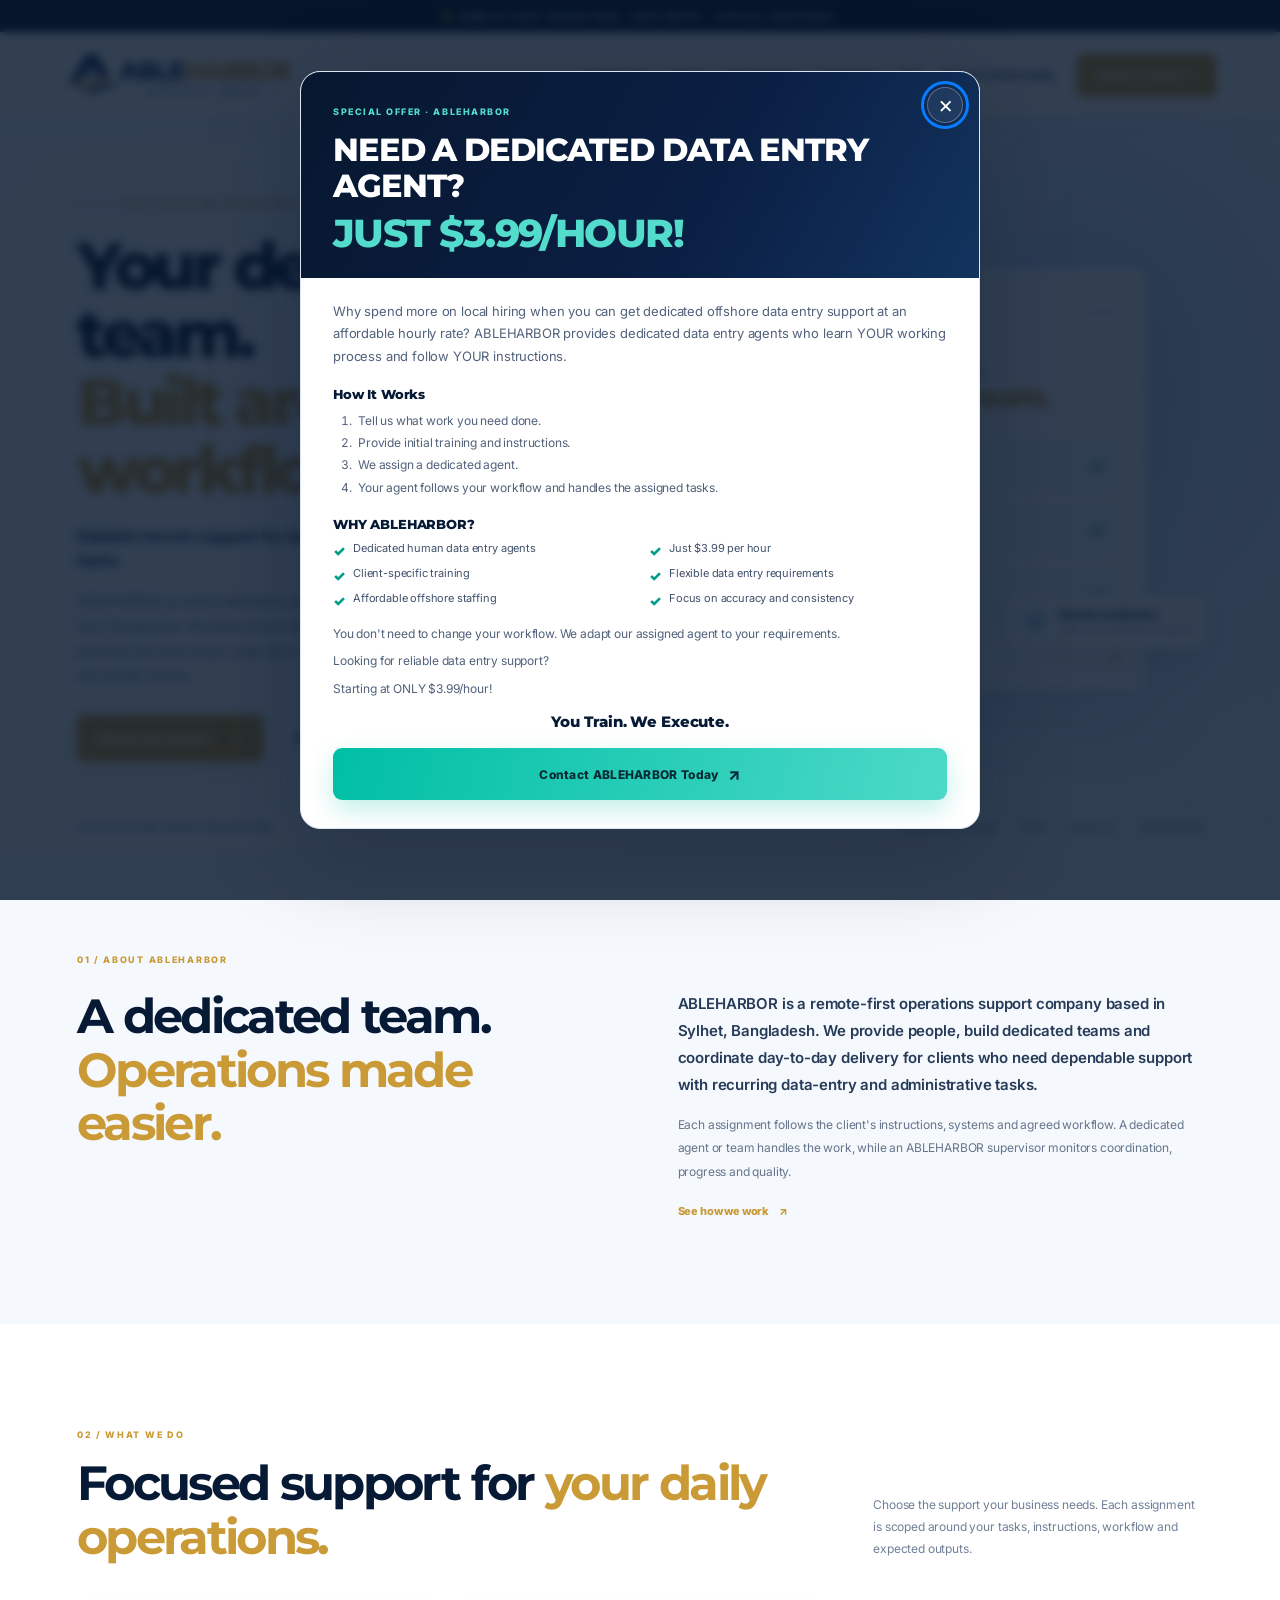
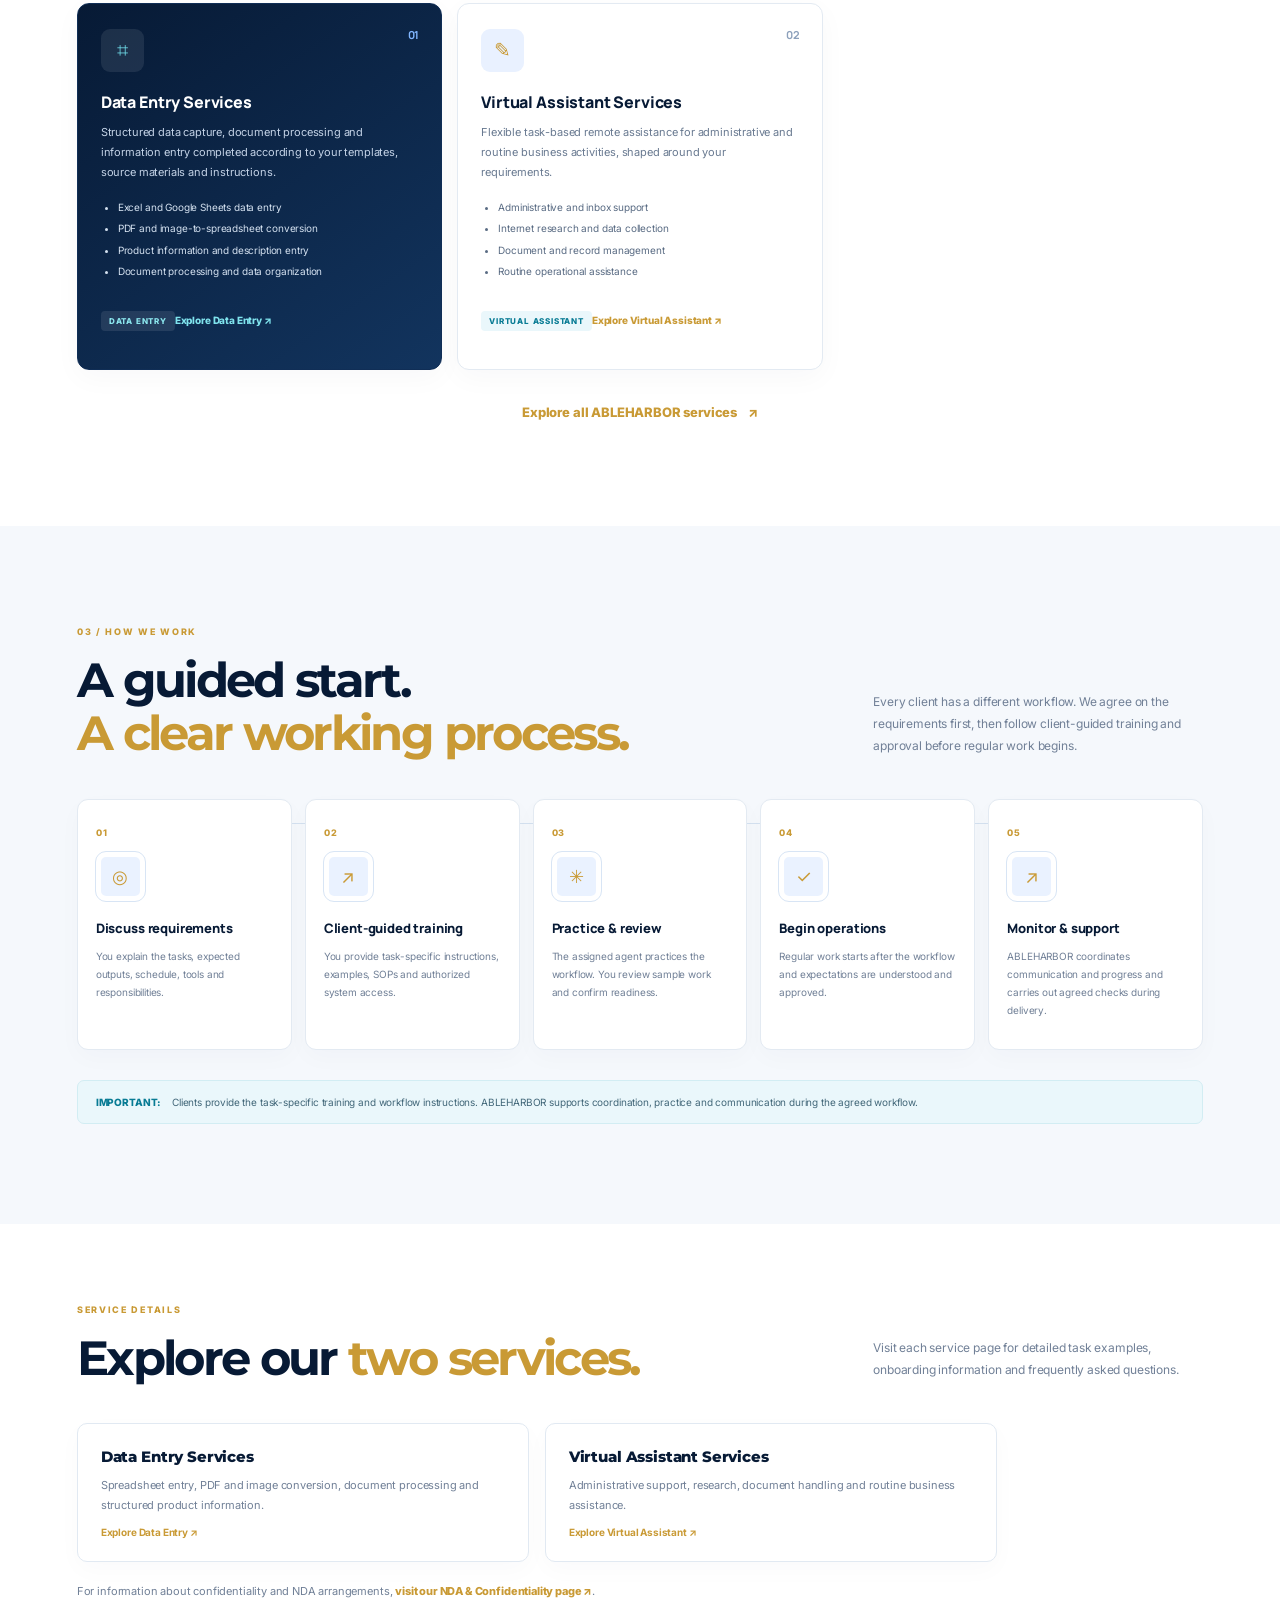
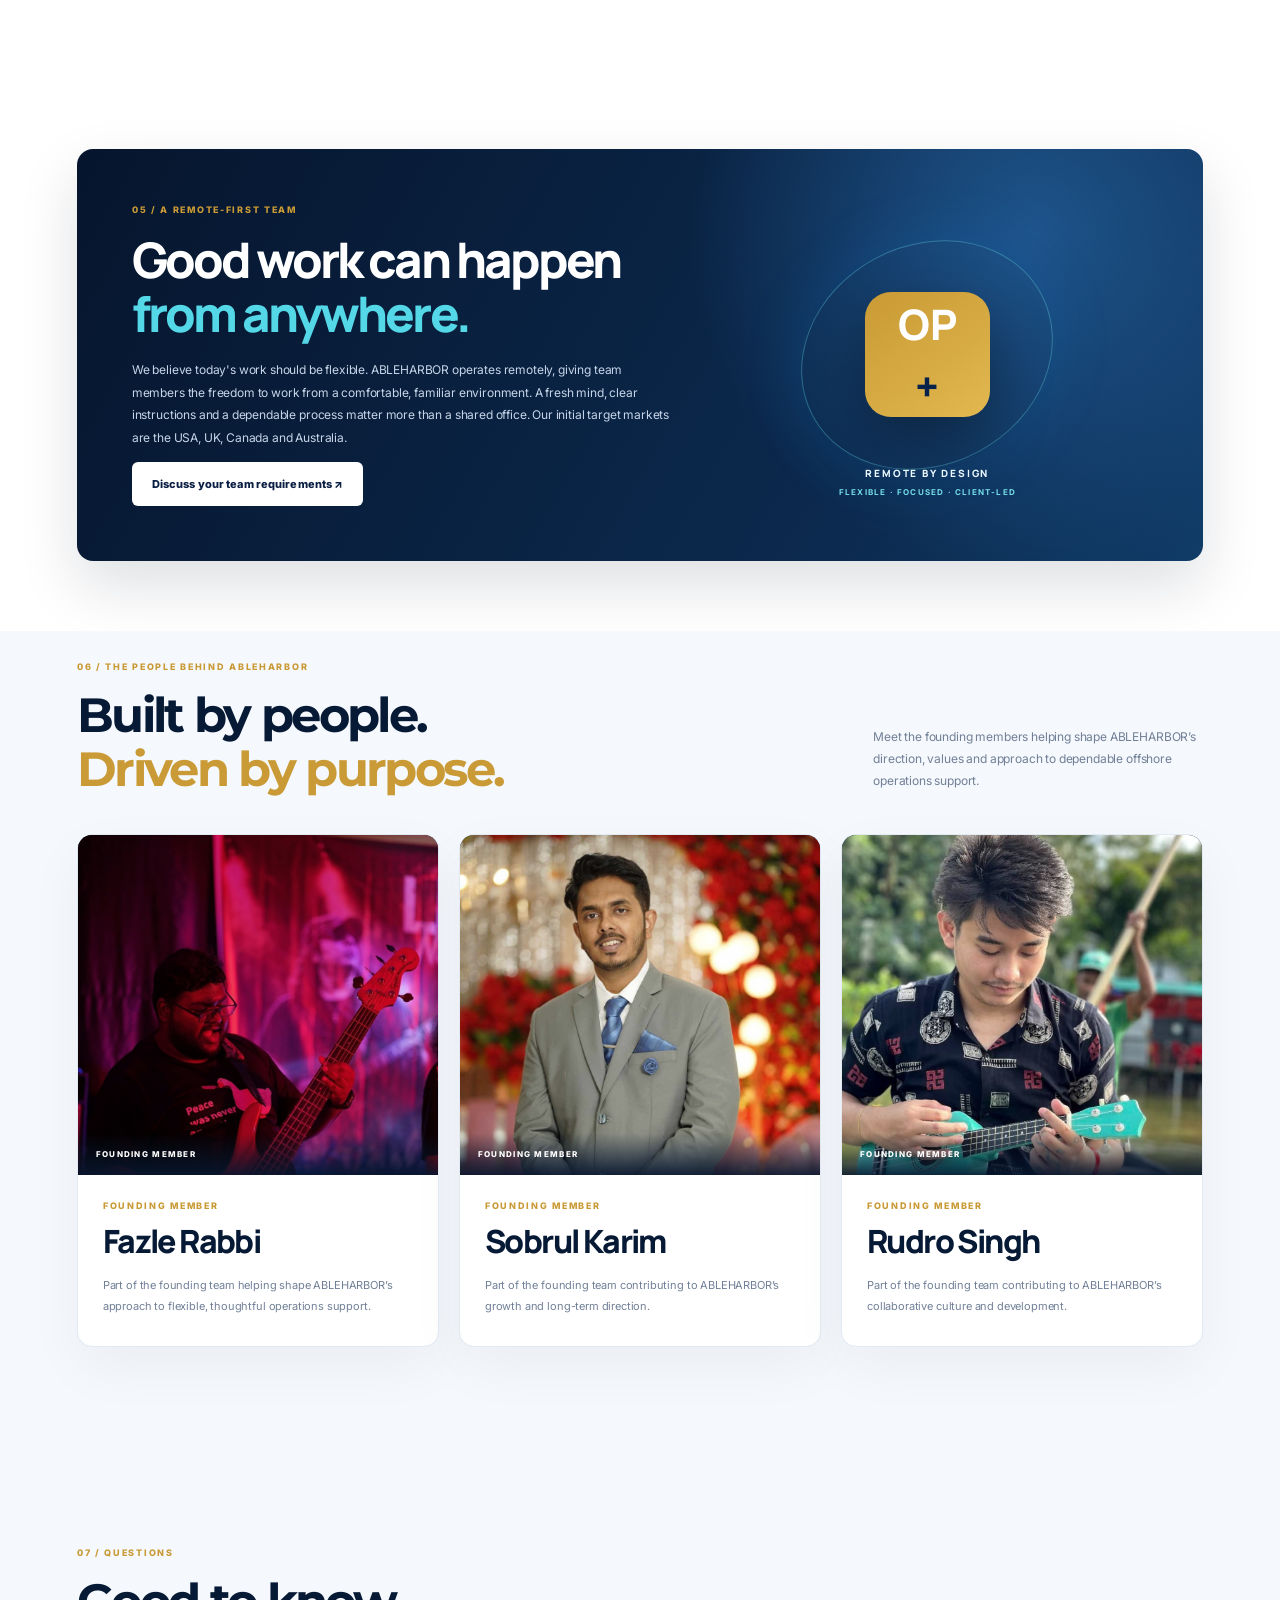
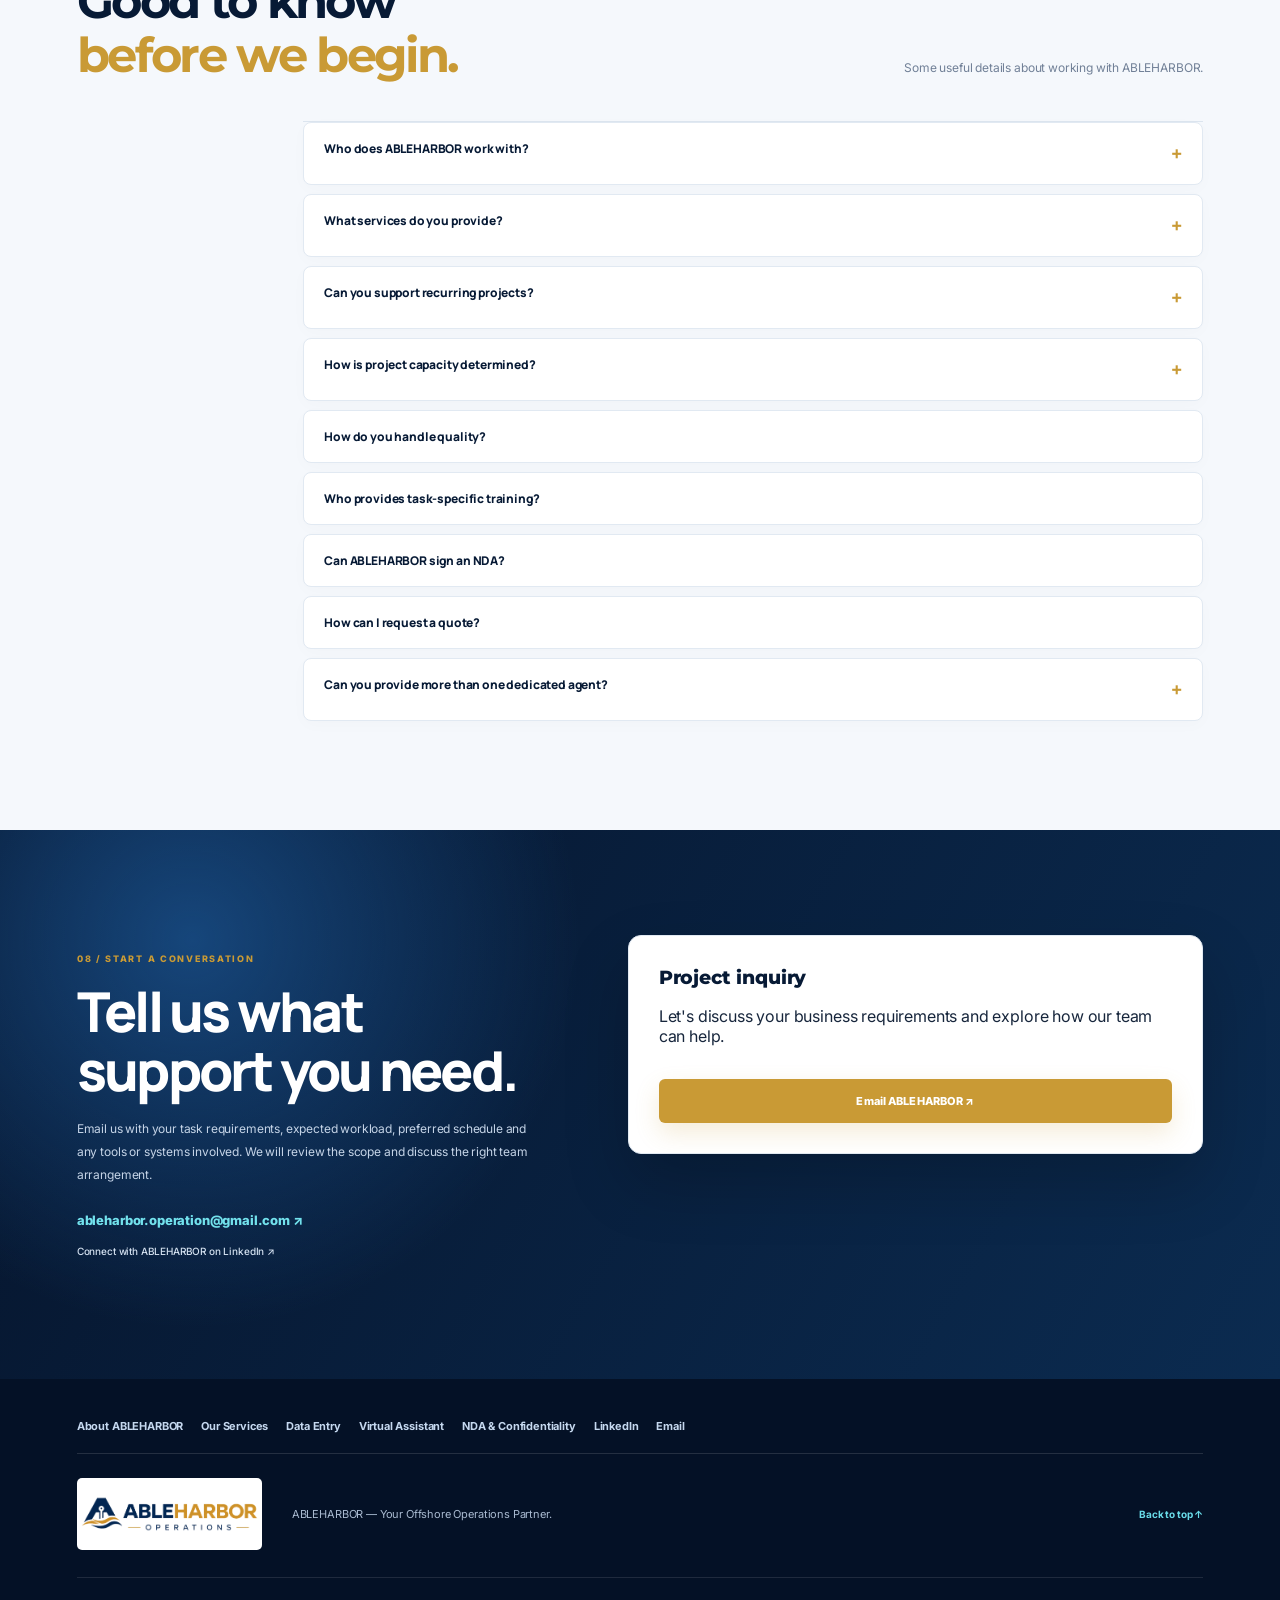
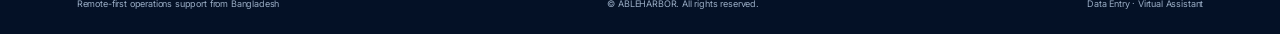
<file: index.html>
<!DOCTYPE html>
<html lang="en">
<head>
<meta charset="utf-8"/>
<meta content="width=device-width, initial-scale=1" name="viewport"/>
<title>ABLEHARBOR | Your Remote Operations Partner</title>
  <meta name="robots" content="index,follow">
<link href="assets/ableharbor-icon.png" rel="icon" type="image/png"/>
<link href="https://fonts.googleapis.com" rel="preconnect"/>
<link crossorigin="" href="https://fonts.gstatic.com" rel="preconnect"/>
<link href="https://fonts.googleapis.com/css2?family=DM+Sans:wght@400;500;600;700;800&amp;family=Inter:wght@400;500;600;700;800&amp;family=Manrope:wght@400;500;600;700;800&amp;family=Montserrat:wght@500;600;700;800&amp;display=swap" rel="stylesheet"/>
<link href="/styles.css?v=ableharbor-20261112" rel="stylesheet"/>
<link href="/theme-redesign.css?v=ableharbor-20261112" rel="stylesheet"/>
<link href="https://ableharbor.github.io/" rel="canonical"/><meta content="ABLEHARBOR provides remote data entry and virtual assistant support for businesses, with dedicated teams and coordinated delivery from Bangladesh." name="description"/><meta content="ABLEHARBOR" name="author"/><meta content="#0B1F44" name="theme-color"/><meta content="ABLEHARBOR" property="og:site_name"/><meta content="website" property="og:type"/><meta content="https://ableharbor.github.io/" property="og:url"/><meta content="ABLEHARBOR | Your Remote Operations Partner" property="og:title"/><meta content="ABLEHARBOR provides remote data entry and virtual assistant support for businesses, with dedicated teams and coordinated delivery from Bangladesh." property="og:description"/><meta content="https://ableharbor.github.io/assets/ableharbor-logo.png" property="og:image"/><meta content="ABLEHARBOR — Your Remote Operations Partner" property="og:image:alt"/><meta content="summary_large_image" name="twitter:card"/><meta content="ABLEHARBOR | Your Remote Operations Partner" name="twitter:title"/><meta content="ABLEHARBOR provides remote data entry and virtual assistant support for businesses, with dedicated teams and coordinated delivery from Bangladesh." name="twitter:description"/><meta content="https://ableharbor.github.io/assets/ableharbor-logo.png" name="twitter:image"/><script type="application/ld+json">{"@context": "https://schema.org", "@graph": [{"@type": "Organization", "@id": "https://ableharbor.github.io/#organization", "name": "ABLEHARBOR", "url": "https://ableharbor.github.io/", "logo": "https://ableharbor.github.io/assets/ableharbor-logo.png", "email": "ABLEHARBOR.OPERATION@GMAIL.COM", "description": "ABLEHARBOR is an independent, remote-first offshore operations support team based in Bangladesh, offering data entry and virtual assistant support.", "sameAs": ["https://www.linkedin.com/company/ableharbor/"]}, {"@type": "WebSite", "@id": "https://ableharbor.github.io/#website", "url": "https://ableharbor.github.io/", "name": "ABLEHARBOR", "publisher": {"@id": "https://ableharbor.github.io/#organization"}, "inLanguage": "en"}]}</script><meta content="en_US" property="og:locale"/></head>
<body>
<div class="announcement"><span class="pulse"></span> REMOTE-FIRST OPERATIONS · DATA ENTRY · VIRTUAL ASSISTANT</div>
<header class="site-header">
<a aria-label="ABLEHARBOR home" class="brand" href="#home">
<img alt="ABLEHARBOR — Your Remote Operations Partner" decoding="async" height="594" src="assets/ableharbor-logo.png" width="1536"/>
</a>
<button aria-expanded="false" aria-label="Open navigation" class="menu-toggle"><span></span><span></span><span></span></button>
<nav class="nav">
<a href="/services/">Our Services</a><a href="about/">About</a><a href="#process">How We Work</a><a href="#services">Capabilities</a><a href="#faq">FAQ</a><a href="/nda-confidentiality/">NDA &amp; Confidentiality</a>
<a class="nav-cta" href="#contact">Discuss a project <span>↗</span></a>
<!-- CMS_PAGE_LINKS_START --><!-- CMS_PAGE_LINKS_END -->
</nav>
</header>
<main>
<section class="hero section" id="home">
<div class="hero-glow"></div>
<div class="hero-content">
<div class="eyebrow"><span class="eyebrow-line"></span> YOUR OFFSHORE OPERATIONS PARTNER</div>
<h1 data-cms="heroTitle">Your dedicated team.<br/><span>Built around your workflow.</span></h1>
<p class="hero-tagline" data-cms="heroTagline">Reliable remote support for data entry and everyday business tasks.</p>
<p class="hero-desc" data-cms="heroDescription">ABLEHARBOR is an independent, remote-first offshore operations support team based in Bangladesh. We help businesses with data entry and virtual assistant support—working to client-provided instructions, tools and agreed workflows.</p>
<div class="hero-actions"><a class="btn btn-primary" href="#contact">Discuss your project <span>↗</span></a><a class="btn btn-quiet" href="#services">Explore our services <span>↓</span></a></div>
</div>
<div aria-label="ABLEHARBOR service capabilities illustration" class="hero-visual">
<div class="visual-orbit orbit-one"></div><div class="visual-orbit orbit-two"></div>
<div class="visual-card main-card">
<div class="card-top"><span class="mini-mark">O</span><span class="status"><i></i> WORKFLOW OVERVIEW</span><span class="dots">•••</span></div>
<div class="visual-title">Your workflow,<br/><em>our dedicated team.</em></div>
<div class="workflow">
<div class="workflow-step"><b class="step-icon">01</b><span><strong>Dedicated agents</strong><small>Assigned to your workflow</small></span><span class="check">✓</span></div>
<div class="workflow-step"><b class="step-icon">02</b><span><strong>Clear coordination</strong><small>Progress &amp; communication</small></span><span class="check">✓</span></div>
<div class="workflow-step"><b class="step-icon">03</b><span><strong>Quality oversight</strong><small>Checks against your requirements</small></span><span class="check">✓</span></div>
</div>
<div class="card-foot"><span>YOUR WORKFLOW. CLEAR COORDINATION.</span><span class="blue-dot"></span></div>
</div>
<div class="float-chip chip-a"><span class="chip-icon">✎</span><span><b>Dedicated agents</b><small>Assigned to your project</small></span></div>
<div class="float-chip chip-b"><span class="chip-icon">✓</span><span><b>Remote coordination</b><small>Clear communication &amp; progress</small></span></div>
<div class="visual-grid"></div>
</div>
<div class="hero-bottom"><span>YOUR OFFSHORE OPERATIONS PARTNER</span><span>DEDICATED TEAMS <b>·</b> DATA <b>·</b> QUALITY <b>·</b> OPERATIONS</span></div>
</section>
<section class="section intro-section" id="about">
<div class="section-kicker">01 / ABOUT ABLEHARBOR</div>
<div class="intro-grid">
<h2 data-cms="aboutTitle">A dedicated team.<br/><span>Operations made easier.</span></h2>
<div><p class="lead" data-cms="aboutDescription">ABLEHARBOR is an independent offshore operations support initiative that began in early 2026. Based in Bangladesh and built around a remote-first model, we work with businesses that need practical help with recurring operational tasks—without requiring a shared office.</p><p data-cms="aboutDetail">Our work is focused on two service areas: Data Entry and Virtual Assistant support. We provide the people, build the dedicated team and coordinate delivery; your business remains in control of instructions, systems and workflow.</p><a class="text-link" href="#process">See how we work <span>↗</span></a></div>
</div>
</section>
<section class="section services-section" id="services">
<div class="section-heading"><div><div class="section-kicker">02 / WHAT WE DO</div><h2>Focused support for <span>your daily operations.</span></h2></div><p>Choose the support your business needs. Each assignment is scoped around your tasks, instructions, workflow and expected outputs.</p></div>
<div class="service-grid service-grid-primary">
<article class="service-card service-featured"><div class="service-number">01</div><div class="service-icon">⌗</div><h3 data-cms="dataEntryTitle">Data Entry Services</h3><p data-cms="dataEntryDescription">Structured data capture, document processing and information organization completed according to your templates and instructions.</p><ul><li>Excel and Google Sheets data entry</li><li>PDF and image-to-spreadsheet conversion</li><li>Product information and description entry</li><li>Document processing and data organization</li></ul><div class="service-type">Data Entry</div><a class="card-link" href="/services/data-entry/">Explore Data Entry ↗</a></article>
<article class="service-card"><div class="service-number">02</div><div class="service-icon">✎</div><h3 data-cms="virtualAssistantTitle">Virtual Assistant Services</h3><p data-cms="virtualAssistantDescription">Task-based remote assistance for administrative work and routine business activities, based on your requirements.</p><ul><li>Administrative and inbox support</li><li>Internet research and data collection</li><li>Document and record management</li><li>Routine operational assistance</li></ul><div class="service-type">Virtual Assistant</div><a class="card-link" href="/services/virtual-assistant/">Explore Virtual Assistant ↗</a></article>
</div>
<div class="services-all-link"><a class="text-link" href="/services/">Explore all ABLEHARBOR services <span>↗</span></a></div>
</section>
<section class="section process-section" id="process">
<div class="section-heading"><div><div class="section-kicker">03 / HOW WE WORK</div><h2>A guided start.<br/><span>A clear working process.</span></h2></div><p>Every client has a different workflow. We agree on the requirements first, then follow client-guided training and approval before regular work begins.</p></div>
<div class="process-line process-line-five">
<article><span class="process-no">01</span><div class="process-symbol">◎</div><h3>Discuss requirements</h3><p>You explain the tasks, expected outputs, schedule, tools and responsibilities.</p></article>
<article><span class="process-no">02</span><div class="process-symbol">↗</div><h3>Client-guided training</h3><p>You provide task-specific instructions, examples, SOPs and authorized system access.</p></article>
<article><span class="process-no">03</span><div class="process-symbol">✳</div><h3>Practice &amp; review</h3><p>The assigned agent practices the workflow. You review sample work and confirm readiness.</p></article>
<article><span class="process-no">04</span><div class="process-symbol">✓</div><h3>Begin operations</h3><p>Regular work starts after the workflow and expectations are understood and approved.</p></article>
<article><span class="process-no">05</span><div class="process-symbol">↗</div><h3>Monitor &amp; support</h3><p>ABLEHARBOR coordinates communication and progress and carries out agreed checks during delivery.</p></article>
</div>
<div class="process-note"><span>IMPORTANT:</span> Clients provide the task-specific training and workflow instructions. ABLEHARBOR supports coordination, practice and communication during the agreed workflow.</div>
</section>
<section aria-labelledby="seo-directory-title" class="section seo-directory" id="seo-directory">
<div class="section-heading"><div><div class="section-kicker">SERVICE DETAILS</div><h2>Explore our <span>two services.</span></h2></div><p>Visit each service page for detailed task examples, onboarding information and frequently asked questions.</p></div>
<div class="seo-directory-grid seo-directory-grid-two">
<a class="seo-directory-card" href="/services/data-entry/"><span>Data Entry Services</span><small>Spreadsheet entry, PDF and image conversion, document processing and structured product information.</small><b>Explore Data Entry ↗</b></a>
<a class="seo-directory-card" href="/services/virtual-assistant/"><span>Virtual Assistant Services</span><small>Administrative support, research, document handling and routine business assistance.</small><b>Explore Virtual Assistant ↗</b></a>
</div>
<p class="nda-inline-link">For information about confidentiality and NDA arrangements, <a href="/nda-confidentiality/">visit our NDA &amp; Confidentiality page ↗</a>.</p>
</section><section class="section team-section" id="team">
<div class="remote-panel">
<div class="remote-copy"><div class="section-kicker light">05 / A REMOTE-FIRST TEAM</div><h2>Good work can happen<br/><span>from anywhere.</span></h2><p>We believe today's work should be flexible. ABLEHARBOR operates remotely, giving team members the freedom to work from a comfortable, familiar environment. A fresh mind, clear instructions and a dependable process matter more than a shared office. Our initial target markets are the USA, UK, Canada and Australia.</p><a class="btn btn-light" href="#contact">Discuss your team requirements ↗</a></div>
<div class="remote-visual"><div class="remote-orbit"></div><div class="remote-mark">OP<span>+</span></div><div class="remote-caption">REMOTE BY DESIGN<br/><small>FLEXIBLE · FOCUSED · CLIENT-LED</small></div></div>
</div>
</section>
<section class="section founder-section" id="founding-member">
<div class="section-heading founder-heading"><div><div class="section-kicker">06 / THE PEOPLE BEHIND ABLEHARBOR</div><h2>Built by people.<br/><span>Driven by purpose.</span></h2></div><p>Meet the founding members helping shape ABLEHARBOR’s direction, values and approach to dependable offshore operations support.</p></div>
<div class="founder-grid">
<article class="founder-profile"><div class="founder-photo-wrap"><img alt="Fazle Rabbi, founding member of ABLEHARBOR" decoding="async" loading="lazy" src="/assets/fazle-rabbi-founding-member.jpg"/><span class="photo-caption">FOUNDING MEMBER</span></div><div class="founder-copy"><p class="founder-eyebrow">FOUNDING MEMBER</p><h2>Fazle Rabbi</h2><p class="founder-bio">Part of the founding team helping shape ABLEHARBOR’s approach to flexible, thoughtful operations support.</p></div></article>
<article class="founder-profile"><div class="founder-photo-wrap"><img alt="Sobrul Karim, founding member of ABLEHARBOR" decoding="async" loading="lazy" src="/assets/sobrul-karim-founding-member.jpg"/><span class="photo-caption">FOUNDING MEMBER</span></div><div class="founder-copy"><p class="founder-eyebrow">FOUNDING MEMBER</p><h2>Sobrul Karim</h2><p class="founder-bio">Part of the founding team contributing to ABLEHARBOR’s growth and long-term direction.</p></div></article>
<article class="founder-profile"><div class="founder-photo-wrap"><img alt="Rudro Singh, founding member of ABLEHARBOR" decoding="async" loading="lazy" src="/assets/rudro-singh-founding-member.jpg"/><span class="photo-caption">FOUNDING MEMBER</span></div><div class="founder-copy"><p class="founder-eyebrow">FOUNDING MEMBER</p><h2>Rudro Singh</h2><p class="founder-bio">Part of the founding team contributing to ABLEHARBOR’s collaborative culture and development.</p></div></article>
</div>
</section>
<section class="section faq-section" id="faq">
<div class="section-heading"><div><div class="section-kicker">07 / QUESTIONS</div><h2>Good to know<br/><span>before we begin.</span></h2></div><p>Some useful details about working with ABLEHARBOR.</p></div>
<div class="faq-list">
<details><summary>Who does ABLEHARBOR work with?<span>+</span></summary><p>ABLEHARBOR supports businesses and organizations that need remote data entry or task-based virtual assistant support.</p></details>
<details><summary>What services do you provide?<span>+</span></summary><p>Our current service areas are Data Entry, Virtual Assistant support, Virtual Assistant support. Each project is assessed against the client’s requirements and available capacity.</p></details>
<details><summary>Can you support recurring projects?<span>+</span></summary><p>Yes. We can discuss recurring and ongoing workflows, with dedicated agents assigned according to the agreed scope and workload.</p></details>
<details><summary>How is project capacity determined?<span>+</span></summary><p>Around five people are in our available team pool, and one agent is available for immediate assignment. Additional recruitment can be discussed if the project requires more people, but it proceeds only after the client confirms.</p></details>
<details><summary>How do you handle quality?</summary><p>ABLEHARBOR coordinates communication and progress, while agreed quality checks follow the client's instructions and acceptance requirements. The client defines the systems, processes and final acceptance standards.</p></details>
<details><summary>Who provides task-specific training?</summary><p>The client provides the training, instructions, examples, SOPs and authorized access needed for its specific workflow. The assigned agent practices the tasks, and the client reviews sample work and confirms readiness before regular operations begin.</p></details>
<details><summary>Can ABLEHARBOR sign an NDA?</summary><p>ABLEHARBOR is prepared to review and sign a mutually agreed Non-Disclosure Agreement before confidential project information is shared, subject to review and authorized approval. Visit our NDA &amp; Confidentiality page for more information.</p></details>
<details><summary>How can I request a quote?</summary><p>Use the inquiry form below or email ABLEHARBOR.OPERATION@GMAIL.COM with your service requirements, expected workload and preferred team arrangement.</p></details>
<details><summary>Can you provide more than one dedicated agent?<span>+</span></summary><p>Yes, subject to availability and project scope. One agent is currently available for immediate assignment. If more capacity is needed, we discuss recruitment and obtain client confirmation before proceeding.</p></details></div>
</section>
<section class="section contact-section" id="contact">
<div class="contact-grid">
<div class="contact-copy"><div class="section-kicker light">08 / START A CONVERSATION</div><h2 data-cms="contactTitle">Build your<br/><span>dedicated team.</span></h2><p data-cms="contactDescription">Tell us which service you need, your expected workload, preferred schedule and required tools. We will review the scope and confirm what capacity is available before agreeing to start.</p>
<a class="contact-email" data-cms-email="true" href="mailto:ableharbor.operation@gmail.com">ABLEHARBOR.OPERATION@GMAIL.COM ↗</a>
<a class="linkedin-link" href="https://www.linkedin.com/company/ableharbor/" rel="noopener" target="_blank">Connect with ABLEHARBOR on LinkedIn ↗</a>
</div>
<div class="contact-form email-contact-card"><div class="form-title">Project inquiry</div><p>Let's discuss your business requirements and explore how our team can help.</p><a class="btn btn-primary submit-btn" data-cms-email="true" href="mailto:ableharbor.operation@gmail.com?subject=ABLEHARBOR%20Project%20Inquiry">Email ABLEHARBOR ↗</a></div>
</div>
</section>
</main>
<footer class="footer">
<div aria-label="Website pages" class="seo-footer-links"><a href="about/">About ABLEHARBOR</a><a href="/services/">Our Services</a><a href="/services/data-entry/">Data Entry</a><a href="/services/virtual-assistant/">Virtual Assistant</a><a href="/nda-confidentiality/">NDA &amp; Confidentiality</a><a href="https://www.linkedin.com/company/ableharbor/" target="_blank" rel="noopener noreferrer">LinkedIn</a><a href="mailto:ableharbor.operation@gmail.com">Email</a><!-- CMS_FOOTER_LINKS_START --><!-- CMS_FOOTER_LINKS_END --></div><div class="footer-main"><a aria-label="ABLEHARBOR home" class="brand footer-brand" href="#home"><img alt="ABLEHARBOR — Your Remote Operations Partner" decoding="async" height="594" src="assets/ableharbor-logo.png" width="1536"/></a><p>ABLEHARBOR — Your Remote Operations Partner.</p><a class="back-top" href="#home">Back to top ↑</a></div>
<div class="footer-bottom"><span>Remote-first operations support from Bangladesh</span><span>© <span id="year"></span> ABLEHARBOR. All rights reserved.</span><span>Data Entry · Virtual Assistant</span></div>
</footer>
<script src="script.js"></script>
<script defer="True" src="site.js"></script></body>
</html>
</file>
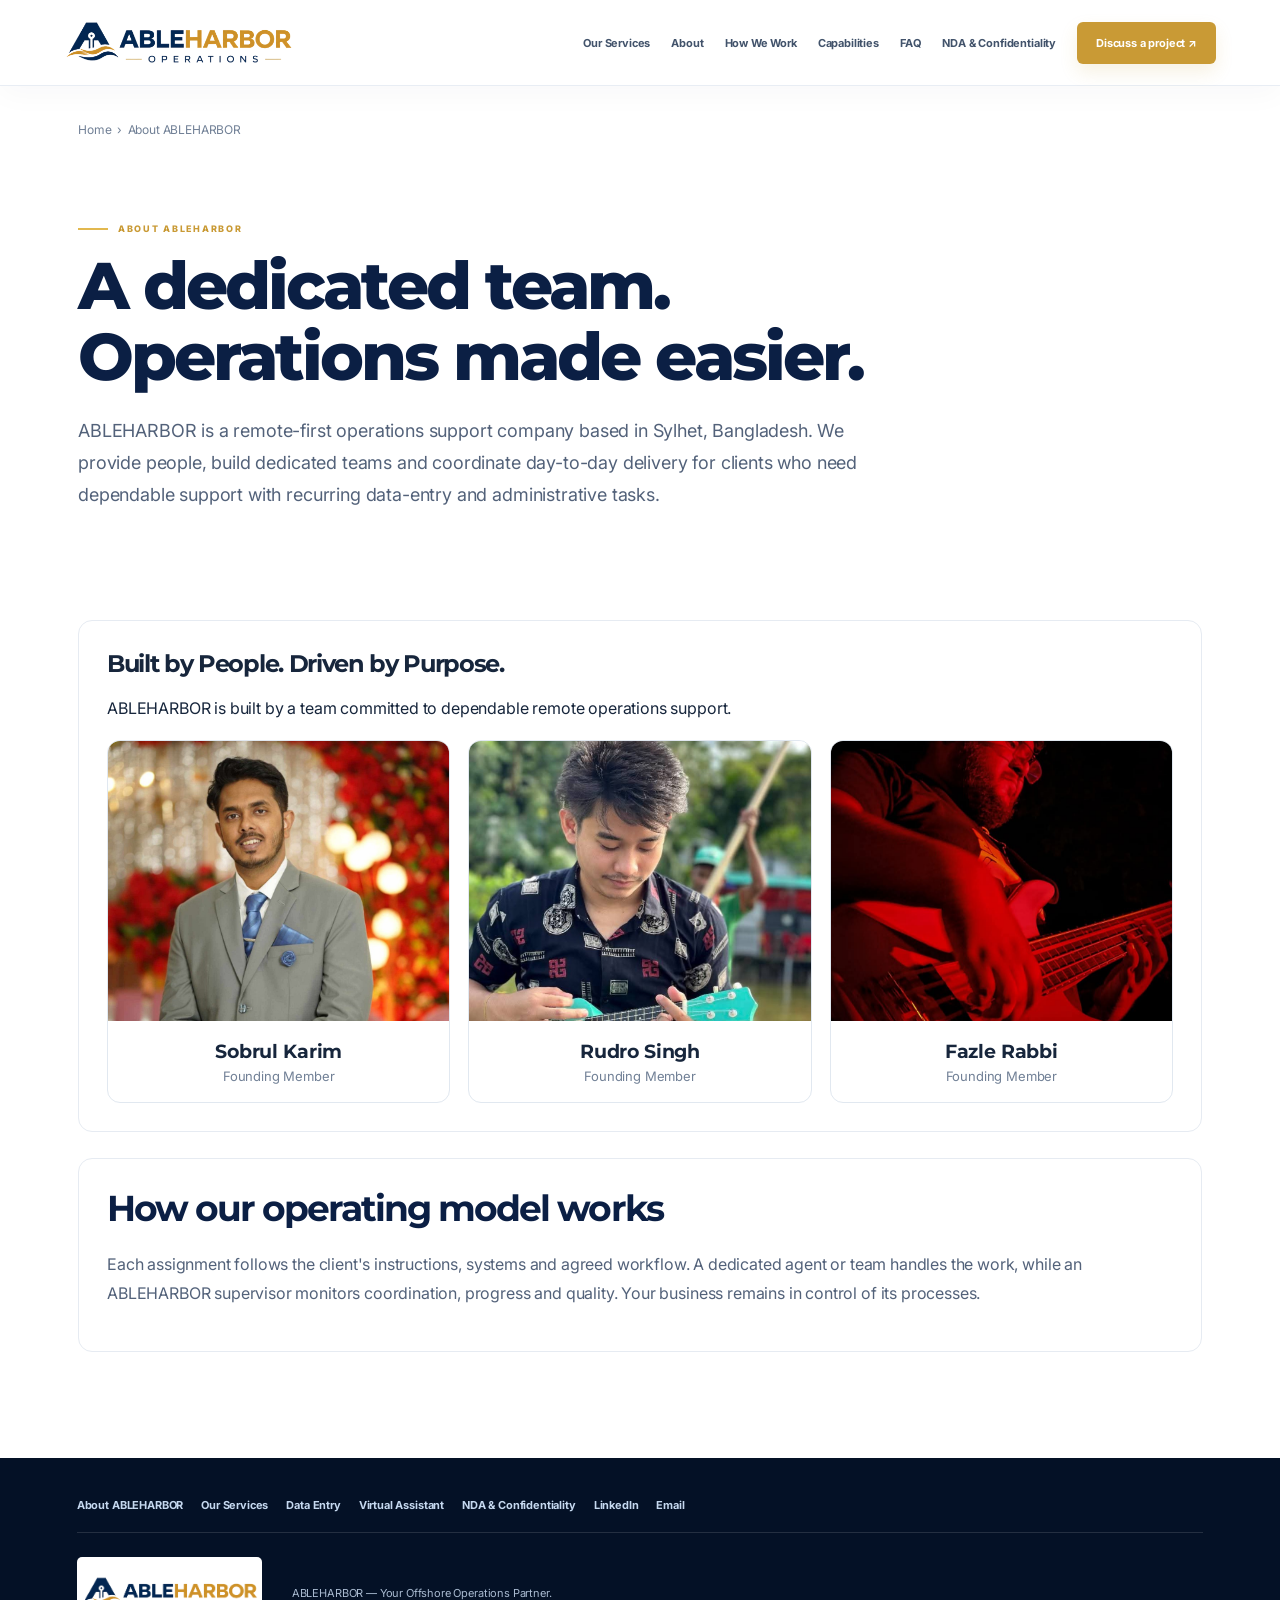
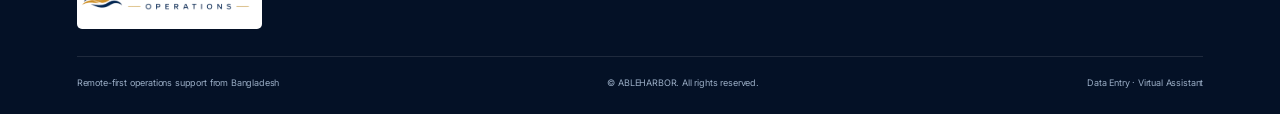
<file: about/index.html>
<!doctype html>
<html lang="en">
<head>
  <meta charset="utf-8">
  <meta name="viewport" content="width=device-width,initial-scale=1">
  <title>About ABLEHARBOR | Your Offshore Operations Partner</title>
  <meta name="description" content="Learn about ABLEHARBOR, a remote data entry and virtual assistant support company based in Sylhet, Bangladesh.">
  <link rel="canonical" href="https://ableharbor.github.io/about/">
  <meta property="og:title" content="About ABLEHARBOR | Your Offshore Operations Partner">
  <meta property="og:description" content="Learn about ABLEHARBOR, a remote data entry and virtual assistant support company based in Sylhet, Bangladesh.">
  <meta property="og:url" content="https://ableharbor.github.io/about/">
  <meta property="og:type" content="website">
  <meta property="og:image" content="../assets/ableharbor-logo.png">
  <meta name="twitter:card" content="summary_large_image">
  <meta name="twitter:image" content="../assets/ableharbor-logo.png">
  <link rel="icon" href="../assets/ableharbor-icon.png">
  <link rel="preconnect" href="https://fonts.googleapis.com">
  <link rel="preconnect" href="https://fonts.gstatic.com" crossorigin>
  <link href="https://fonts.googleapis.com/css2?family=DM+Sans:wght@400;500;600;700;800&amp;family=Inter:wght@400;500;600;700;800&amp;family=Manrope:wght@400;500;600;700;800&amp;family=Montserrat:wght@500;600;700;800&amp;display=swap" rel="stylesheet">
  <link rel="stylesheet" href="../styles.css">
  <link rel="stylesheet" href="../theme-redesign.css">
  <style>.cms-page{max-width:1180px;margin:0 auto;padding:36px 28px 80px}
.cms-breadcrumb{font-size:12px;color:#718096;margin:0 0 28px}
.cms-breadcrumb a{color:inherit}
.cms-page .seo-hero{margin-bottom:26px}
.cms-page .seo-hero h1{max-width:900px}
.cms-page .seo-hero p{max-width:820px;line-height:1.8}
.cms-hero-image{display:block;max-width:min(100%,760px);height:auto;border-radius:14px;margin-top:22px}
.cms-page .seo-content-main,.cms-page .cms-image-section,.cms-page .cms-founders{margin:26px 0;padding:28px;background:#fff;border:1px solid #e6ebf2;border-radius:14px}
.cms-page .cms-items{display:grid;grid-template-columns:repeat(auto-fit,minmax(230px,1fr));gap:14px}
.cms-page .cms-item{padding:20px;border:1px solid #e2e8f0;border-radius:10px;background:#fbfcfe}
.cms-page .cms-item h3{margin:0 0 9px}
.cms-page .cms-item-image{display:block;width:100%;max-height:180px;object-fit:cover;border-radius:8px;margin-bottom:14px}
.cms-page .cms-item-icon{font-size:24px;color:#2879d0;margin-bottom:8px}
.cms-faq{border-top:1px solid #e2e8f0}.cms-faq-item{padding:16px 2px;border-bottom:1px solid #e2e8f0}.cms-faq-item summary{font:700 14px Manrope;color:#182a43}.cms-faq-item p{font-size:12px;line-height:1.8;color:#718098;margin:12px 0 0}
.cms-page .cms-item ul{padding-left:18px;line-height:1.8}
.cms-page .cms-item-image{display:block;width:100%;max-height:180px;object-fit:cover;border-radius:8px;margin-bottom:14px}
.cms-page .cms-item-icon{font-size:24px;color:#2879d0;margin-bottom:8px}
.cms-faq{border-top:1px solid #e2e8f0}.cms-faq-item{padding:16px 2px;border-bottom:1px solid #e2e8f0}.cms-faq-item summary{font:700 14px Manrope;color:#182a43}.cms-faq-item p{font-size:12px;line-height:1.8;color:#718098;margin:12px 0 0}
.cms-page .cms-item p{margin:0;line-height:1.7}
.cms-page .cms-image-section img{display:block;max-width:100%;height:auto;border-radius:12px;margin-top:18px}
.cms-founder-grid{display:grid;grid-template-columns:repeat(auto-fit,minmax(210px,1fr));gap:18px;margin-top:22px}
.cms-founder{overflow:hidden;border:1px solid #e1e8f0;border-radius:13px;background:#fff;text-align:center;padding-bottom:18px}
.cms-founder img{width:100%;height:280px;object-fit:cover;object-position:center 25%}
.cms-founder h3{margin:15px 8px 5px}
.cms-founder p{margin:0;color:#718096;font-size:13px}
.cms-page .onboarding-panel{margin:26px 0}
.cms-split{display:grid;grid-template-columns:1fr 1fr;gap:24px;align-items:center}.cms-split img{width:100%;height:auto;border-radius:12px}.cms-gallery{display:grid;grid-template-columns:repeat(auto-fit,minmax(180px,1fr));gap:14px}.cms-gallery-item{margin:0}.cms-gallery-item img{width:100%;height:190px;object-fit:cover;border-radius:10px}.cms-stats{display:grid;grid-template-columns:repeat(auto-fit,minmax(140px,1fr));gap:14px}.cms-stat{padding:22px;border:1px solid #e2e8f0;border-radius:12px}.cms-stat strong{display:block;font-size:30px}.cms-logos{display:flex;flex-wrap:wrap;gap:24px;align-items:center}.cms-logo-item img{max-width:140px;max-height:70px;object-fit:contain}.cms-logo-item span{display:block}@media(max-width:650px){.cms-split{grid-template-columns:1fr}}
@media(max-width:600px){.cms-page{padding:24px 16px 55px}.cms-page .seo-content-main,.cms-page .cms-image-section,.cms-page .cms-founders{padding:19px}.cms-founder img{height:240px}}
</style>
</head>
<body>
  <header class="site-header">
    <a aria-label="ABLEHARBOR home" class="brand" href="../">
      <img alt="ABLEHARBOR — Your Offshore Operations Partner" src="../assets/ableharbor-logo.png">
    </a>
    <button aria-expanded="false" aria-label="Open navigation" class="menu-toggle">
      <span></span><span></span><span></span>
    </button>
    <nav class="nav">
      <a href="/services/">Our Services</a><a href="/about/">About</a><a href="../#process">How We Work</a><a href="../#services">Capabilities</a><a href="../#faq">FAQ</a><a href="/nda-confidentiality/">NDA &amp; Confidentiality</a><a class="nav-cta" href="../#contact">Discuss a project ↗</a>
    </nav>
  </header>
  <main class="cms-page">
    <p class="cms-breadcrumb"><a href="../">Home</a> &nbsp;›&nbsp; About ABLEHARBOR</p>
    <section class="seo-hero"><div class="eyebrow"><span class="eyebrow-line"></span>ABOUT ABLEHARBOR</div><h1>A dedicated team. Operations made easier.</h1><p>ABLEHARBOR is a remote-first operations support company based in Sylhet, Bangladesh. We provide people, build dedicated teams and coordinate day-to-day delivery for clients who need dependable support with recurring data-entry and administrative tasks.</p></section><section class="cms-founders"><h2>Built by People. Driven by Purpose.</h2><p>ABLEHARBOR is built by a team committed to dependable remote operations support.</p><div class="cms-founder-grid"><article class="cms-founder"><img src="../assets/13008.jpg" alt="Sobrul Karim, ABLEHARBOR founding member" loading="lazy"><h3>Sobrul Karim</h3><p>Founding Member</p><p></p></article><article class="cms-founder"><img src="../assets/13009.jpg" alt="Rudro Singh, ABLEHARBOR founding member" loading="lazy"><h3>Rudro Singh</h3><p>Founding Member</p><p></p></article><article class="cms-founder"><img src="../assets/cms-1794099600767-13036.jpg" alt="Fazle Rabbi, ABLEHARBOR founding member" loading="lazy"><h3>Fazle Rabbi</h3><p>Founding Member</p><p></p></article></div></section><section class="seo-content-main"><h2>How our operating model works</h2><p>Each assignment follows the client&#x27;s instructions, systems and agreed workflow. A dedicated agent or team handles the work, while an ABLEHARBOR supervisor monitors coordination, progress and quality. Your business remains in control of its processes.</p></section>
  </main>
  <footer class="footer">
    <div class="seo-footer-links"><a href="/about/">About ABLEHARBOR</a><a href="/services/">Our Services</a><a href="/services/data-entry/">Data Entry</a><a href="/services/virtual-assistant/">Virtual Assistant</a><a href="/nda-confidentiality/">NDA &amp; Confidentiality</a><a href="https://www.linkedin.com/company/ableharbor" target="_blank" rel="noopener noreferrer">LinkedIn</a><a href="mailto:ableharbor.operation@gmail.com">Email</a></div>
    <div class="footer-main">
      <a aria-label="ABLEHARBOR home" class="brand footer-brand" href="../">
        <img alt="ABLEHARBOR — Your Offshore Operations Partner" src="../assets/ableharbor-logo.png">
      </a>
      
      <p>ABLEHARBOR — Your Offshore Operations Partner.</p>
    </div>
    <div class="footer-bottom">
      <span>Remote-first operations support from Bangladesh</span>
      <span>© ABLEHARBOR. All rights reserved.</span>
      <span>Data Entry · Virtual Assistant</span>
    </div>
  </footer>
  <script src="../script.js"></script>
  <script defer src="../site.js"></script>
</body>
</html>
</file>
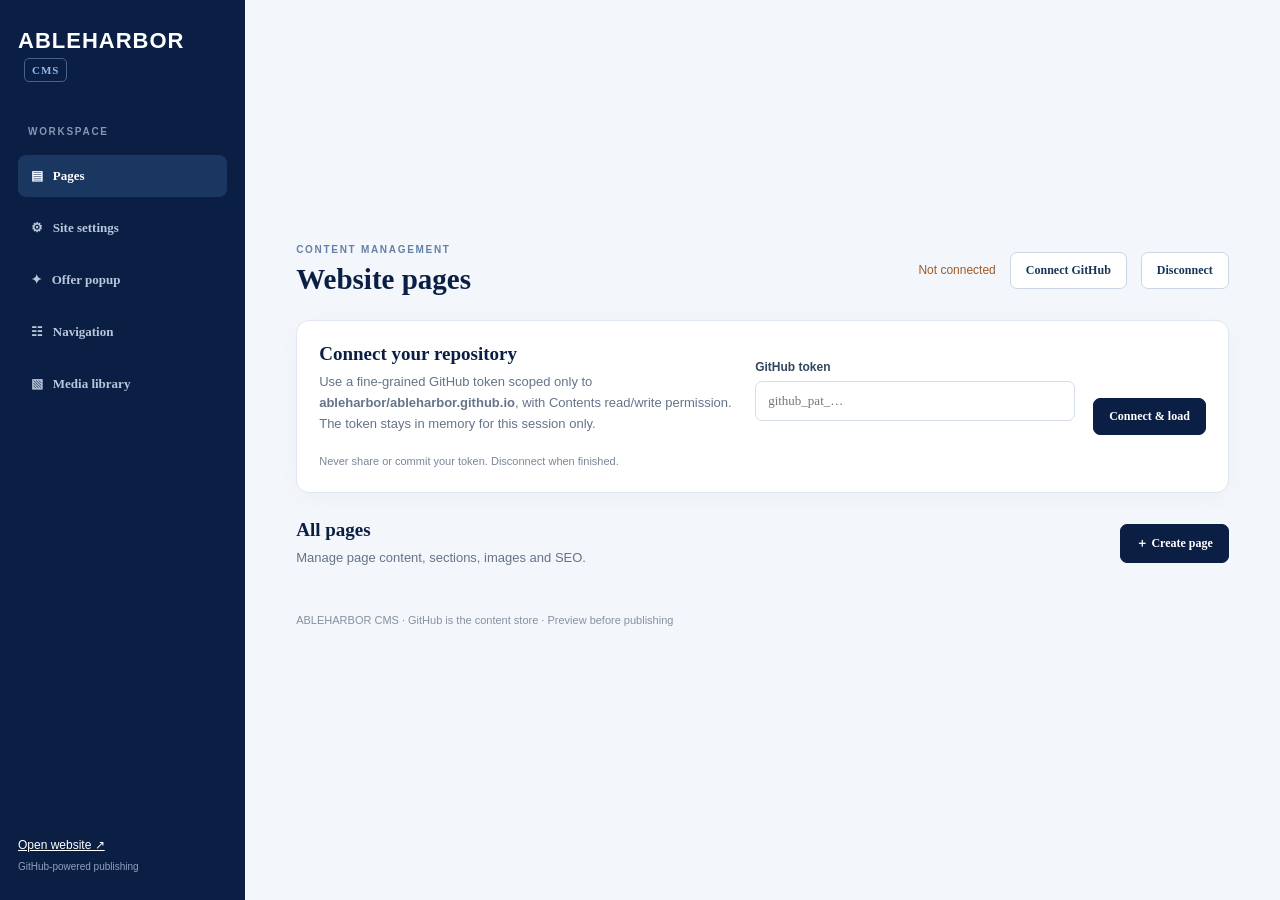
<file: admin/index.html>
<!doctype html>
<html lang="en"><head><meta charset="utf-8"><meta name="viewport" content="width=device-width,initial-scale=1"><meta name="robots" content="noindex,nofollow"><title>ABLEHARBOR CMS</title><link rel="stylesheet" href="admin.css"></head>
<body><div class="shell">
<aside class="sidebar"><a class="brand" href="../">ABLEHARBOR <span>CMS</span></a><p class="side-label">WORKSPACE</p><button class="nav active" id="navPages">▤ &nbsp; Pages</button><button class="nav" id="navSettings">⚙ &nbsp; Site settings</button><button class="nav" id="navPromotions">✦ &nbsp; Offer popup</button><button class="nav" id="navNavigation">☷ &nbsp; Navigation</button><button class="nav" id="navMedia">▧ &nbsp; Media library</button><div class="side-bottom"><a href="../" target="_blank">Open website ↗</a><small>GitHub-powered publishing</small></div></aside>
<main class="main"><header class="topbar"><div><p class="eyebrow">CONTENT MANAGEMENT</p><h1 id="viewTitle">Website pages</h1></div><div class="top-actions"><span id="connectionState" class="state">Not connected</span><button class="outline" id="connectOpen">Connect GitHub</button><button class="outline" id="disconnect">Disconnect</button></div></header>
<section id="connectBox" class="connect card"><div><h2>Connect your repository</h2><p>Use a fine-grained GitHub token scoped only to <b>ableharbor/ableharbor.github.io</b>, with Contents read/write permission. The token stays in memory for this session only.</p></div><label>GitHub token<input id="token" type="password" autocomplete="off" placeholder="github_pat_…"></label><button class="primary" id="connect">Connect &amp; load</button><p class="hint">Never share or commit your token. Disconnect when finished.</p></section>
<section id="pagesView"><div class="toolbar"><div><h2>All pages</h2><p>Manage page content, sections, images and SEO.</p></div><button class="primary" id="newPage">＋ Create page</button></div><div id="pageList" class="page-list"></div></section>
<section id="editorView" class="hidden"><div class="editor-toolbar"><button class="text-button" id="backPages">Cancel changes</button><div><button class="outline" id="preview">Preview</button><button class="primary" id="publish">Save &amp; publish</button></div></div>
<div class="editor-grid"><div class="editor-main card"><div class="field-row"><label>Page title<input id="pageTitle" maxlength="90"></label><label>URL slug<input id="pageSlug" maxlength="60"></label></div><div class="field-row"><label>Page status<select id="pageStatus"><option value="published">Published</option><option value="draft">Draft</option></select></label><label>Navigation label<input id="pageNav" maxlength="40" placeholder="Optional"></label></div>
<label class="page-visibility"><input id="pageVisible" type="checkbox" checked> Show this page on the website and include it in the sitemap</label><div class="section-head"><div><h2>Page sections</h2><p>Reorder sections and edit their content. All sections use the ABLEHARBOR theme.</p></div><button class="outline" id="addSection">＋ Add section</button></div><div id="sections"></div></div>
<aside class="editor-side"><div class="card"><h3>Search appearance</h3><label>SEO title<input id="seoTitle" maxlength="65"></label><label>Meta description<textarea id="seoDescription" rows="4" maxlength="170"></textarea></label><label>Social preview image path or URL<input id="seoImage" placeholder="assets/ableharbor-logo.png"></label><label>Choose social image from media library<select id="seoImagePicker"><option value="">Choose an image…</option></select></label><p class="hint">Used for Open Graph and social preview cards. Choose a repository image or paste a full URL.</p><p class="hint">Recommended: clear page title and a useful description.</p></div><div class="card"><h3>Page actions</h3><p class="hint" id="pageUrl"></p><button class="outline danger" id="deletePage">Delete page</button></div></aside></div></section>
<section id="navigationView" class="hidden"><div class="toolbar"><div><h2>Navigation manager</h2><p>Manage the header menu and footer links. Changes appear across the website after publishing.</p></div><button class="primary" id="saveNavigation">Save navigation</button></div><div class="editor-grid"><div class="card"><h3>Header navigation</h3><p class="hint">Top navbar links, including the highlighted project button.</p><div id="headerNavItems"></div><button class="outline" id="addHeaderLink">＋ Add header link</button></div><div class="card"><h3>Footer navigation</h3><p class="hint">Links displayed in the footer area.</p><div id="footerNavItems"></div><button class="outline" id="addFooterLink">＋ Add footer link</button></div></div><div class="nav-live-preview"><h3>Navigation preview</h3><p class="hint">Live preview of the labels and dropdown structure currently being edited.</p><div><b>Header</b><nav id="headerNavPreview" class="nav-preview"></nav></div><div><b>Footer</b><nav id="footerNavPreview" class="nav-preview"></nav></div></div></section>
<section id="mediaView" class="hidden"><div class="toolbar"><div><h2>Media library</h2><p>Upload and review image assets stored in the repository. Delete is enabled only for files not referenced by CMS JSON.</p></div><label class="primary">＋ Upload image<input id="mediaUpload" type="file" accept="image/png,image/jpeg,image/webp,image/gif" hidden></label></div><div id="mediaList" class="page-list"></div><button class="primary" id="saveMediaAlt">Save alt-text metadata</button></section><section id="promotionsView" class="hidden"><div class="toolbar"><div><h2>Promotional popup manager</h2><p>Manage the hourly offer popup, its content, timing, animation and call-to-action without editing code.</p></div><div><button class="outline" id="previewPromotion">Preview popup</button> <button class="primary" id="savePromotion">Save &amp; publish offer</button></div></div><div class="editor-grid promotion-grid"><div class="card settings"><h3>Popup content</h3><label class="toggle-field"><input id="promoEnabled" type="checkbox"> Enable promotional popup</label><p class="hint">When enabled, visitors see this offer once per configured interval on this browser/device.</p><label>Popup title<input id="promoTitle" maxlength="110"></label><label>Offer headline / price<input id="promoHeadline" maxlength="70"></label><label>Introduction<textarea id="promoIntro" rows="4"></textarea></label><label>How it works — section heading<input id="promoStepsTitle" maxlength="70"></label><label>How it works — one step per line<textarea id="promoSteps" rows="5"></textarea><small>Enter each step on a separate line. The CMS numbers them automatically.</small></label><label>Why ABLEHARBOR — section heading<input id="promoBenefitsTitle" maxlength="70"></label><label>Benefits — one benefit per line<textarea id="promoBenefits" rows="7"></textarea><small>Enter each benefit on a separate line. The CMS displays a check mark for each one.</small></label><label>Closing message<textarea id="promoClosing" rows="5"></textarea></label></div><aside class="editor-side"><div class="card"><h3>Display behavior</h3><label>Show after page load (seconds)<input id="promoDelay" type="number" min="0" max="60"></label><label>Repeat interval (minutes)<input id="promoFrequency" type="number" min="1" max="10080"></label><p class="hint">Default: 60 minutes. Cooldown is shared across pages on the same browser and device.</p><label>Popup entrance animation<select id="promoAnimation"><option value="fade-scale">Fade + scale</option><option value="slide-up">Slide up</option><option value="fade">Fade</option></select></label></div><div class="card"><h3>Call-to-action button</h3><label>Button text<input id="promoCtaText" maxlength="55"></label><label>Button destination URL<input id="promoCtaUrl" placeholder="mailto:… or https://…"></label><p class="hint">Use a mailto:, HTTPS URL, telephone link, or a website path such as /#contact.</p><label>Button engagement effect<select id="promoCtaEffect"><option value="shine">Animated shine</option><option value="glow">Soft glow</option><option value="pulse">Gentle pulse</option><option value="none">No animation</option></select></label></div><div class="card"><h3>Publishing notes</h3><p class="hint">Changes are saved to content/site.json and deployed through your existing GitHub Pages workflow. The popup inherits ABLEHARBOR's navy, teal and white design system.</p><p class="hint">Closing the popup starts the cooldown too, because the display timestamp is recorded when it opens. Visitors can still open the offer again after the interval.</p></div></aside></div></section>
<section id="settingsView" class="hidden"><div class="card settings"><h2>Global site settings</h2><p>Manage the shared contact details and footer content used throughout ABLEHARBOR. Edit homepage copy and SEO from Pages → Homepage.</p><label>Contact email<input id="settingContactEmail" type="email" autocomplete="email"></label><h3>Footer content</h3><p class="hint">These fields update the existing footer while preserving its current design.</p><label>Footer heading<input id="settingFooterHeading"></label><label>Footer description<input id="settingFooterDescription"></label><label>Footer logo path or URL<input id="settingFooterLogo" placeholder="assets/ableharbor-logo.png"></label><label>Choose footer logo from media library<select id="footerLogoPicker"><option value="">Choose an image…</option></select></label><label>Copyright text<input id="settingFooterCopyright"></label><label>Footer bottom note<input id="settingFooterBottomNote"></label><label>Footer service note<input id="settingFooterServiceNote"></label><label>Footer phone (optional)<input id="settingFooterPhone" placeholder="+880…"></label><p class="hint">Edit social and service links in Navigation → Footer navigation.</p><button class="primary" id="saveSettings">Save global settings</button></div></section>
<footer>ABLEHARBOR CMS · GitHub is the content store · Preview before publishing</footer></main></div>
<div id="promotionPreviewModal" class="modal hidden"><div class="modal-card"><div class="modal-head"><b>Promotional popup preview</b><button id="closePromotionPreview" class="outline">Close</button></div><iframe id="promotionPreviewFrame" title="Promotional popup preview"></iframe></div></div><div id="previewModal" class="modal hidden"><div class="modal-card"><div class="modal-head"><b>Page preview</b><button id="closePreview" class="outline">Close</button></div><iframe id="previewFrame" title="Page preview"></iframe></div></div>
<script src="admin.js"></script></body></html>
</file>
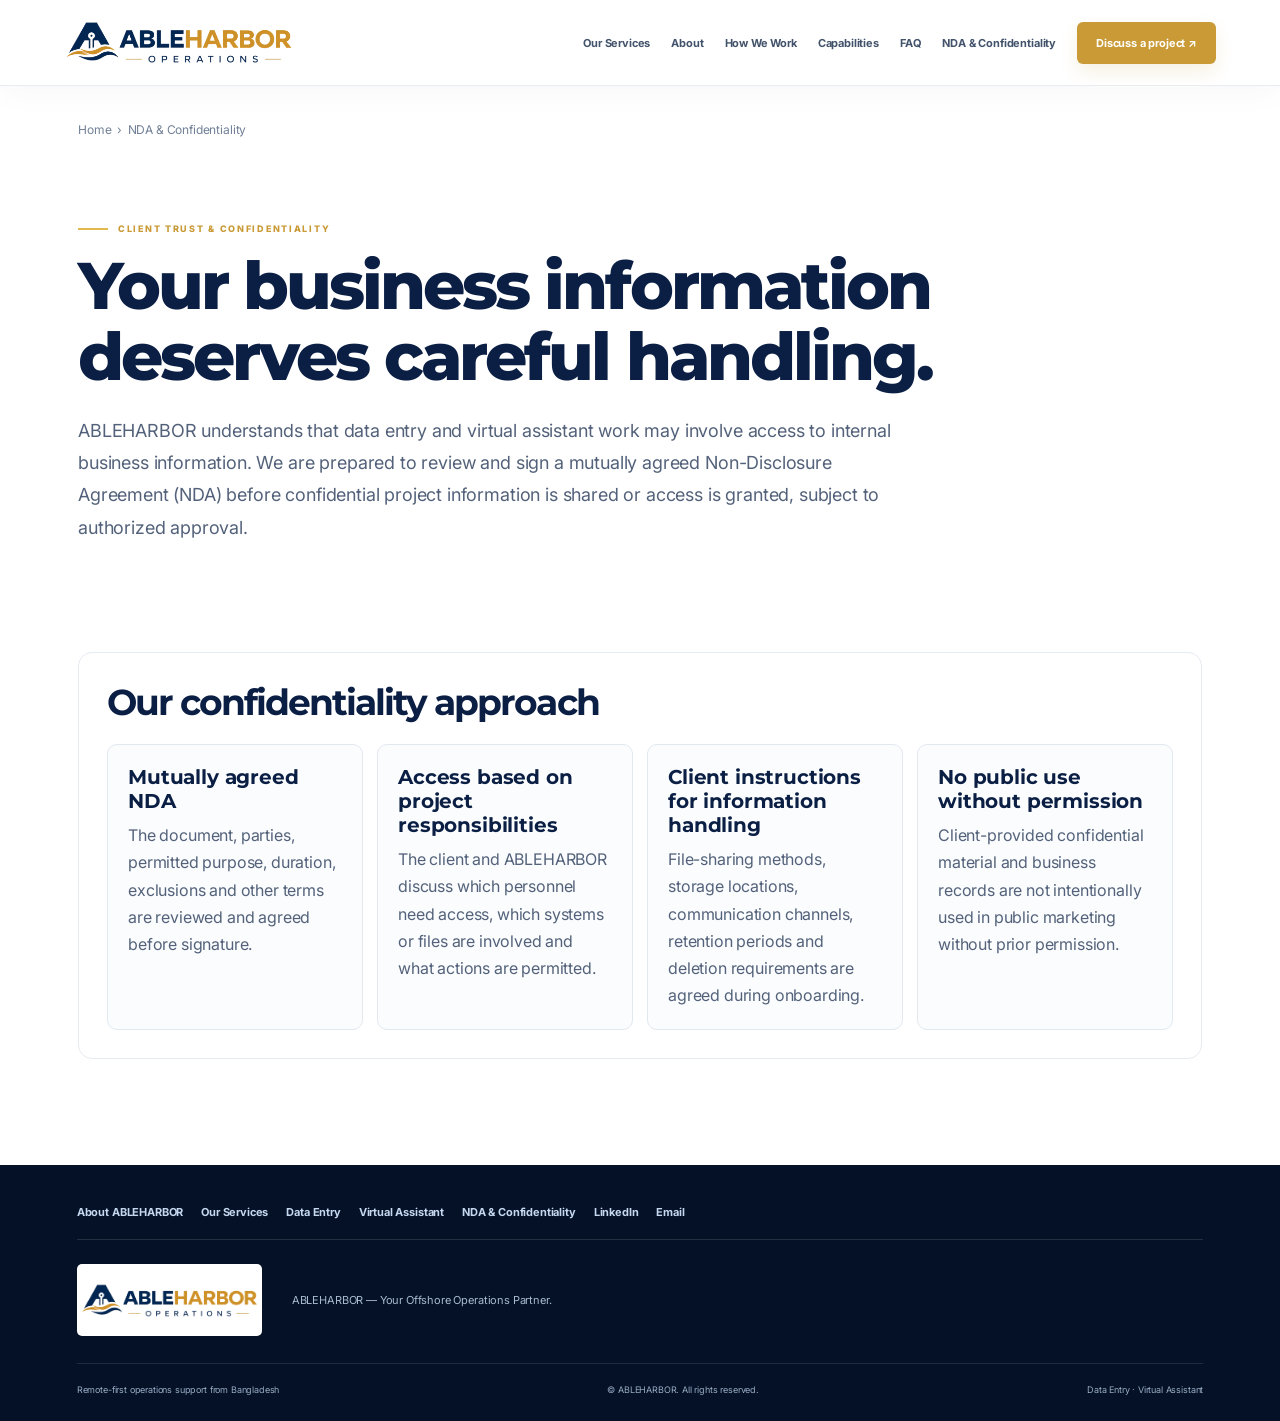
<file: nda-confidentiality/index.html>
<!doctype html>
<html lang="en">
<head>
  <meta charset="utf-8">
  <meta name="viewport" content="width=device-width,initial-scale=1">
  <title>NDA &amp; Confidentiality | ABLEHARBOR</title>
  <meta name="description" content="Learn about ABLEHARBOR&#x27;s approach to client confidentiality, agreed access and non-disclosure arrangements.">
  <link rel="canonical" href="https://ableharbor.github.io/nda-confidentiality/">
  <meta property="og:title" content="NDA &amp; Confidentiality | ABLEHARBOR">
  <meta property="og:description" content="Learn about ABLEHARBOR&#x27;s approach to client confidentiality, agreed access and non-disclosure arrangements.">
  <meta property="og:url" content="https://ableharbor.github.io/nda-confidentiality/">
  <meta property="og:type" content="website">
  <meta property="og:image" content="../assets/ableharbor-logo.png">
  <meta name="twitter:card" content="summary_large_image">
  <meta name="twitter:image" content="../assets/ableharbor-logo.png">
  <link rel="icon" href="../assets/ableharbor-icon.png">
  <link rel="preconnect" href="https://fonts.googleapis.com">
  <link rel="preconnect" href="https://fonts.gstatic.com" crossorigin>
  <link href="https://fonts.googleapis.com/css2?family=DM+Sans:wght@400;500;600;700;800&amp;family=Inter:wght@400;500;600;700;800&amp;family=Manrope:wght@400;500;600;700;800&amp;family=Montserrat:wght@500;600;700;800&amp;display=swap" rel="stylesheet">
  <link rel="stylesheet" href="../styles.css">
  <link rel="stylesheet" href="../theme-redesign.css">
  <style>.cms-page{max-width:1180px;margin:0 auto;padding:36px 28px 80px}
.cms-breadcrumb{font-size:12px;color:#718096;margin:0 0 28px}
.cms-breadcrumb a{color:inherit}
.cms-page .seo-hero{margin-bottom:26px}
.cms-page .seo-hero h1{max-width:900px}
.cms-page .seo-hero p{max-width:820px;line-height:1.8}
.cms-hero-image{display:block;max-width:min(100%,760px);height:auto;border-radius:14px;margin-top:22px}
.cms-page .seo-content-main,.cms-page .cms-image-section,.cms-page .cms-founders{margin:26px 0;padding:28px;background:#fff;border:1px solid #e6ebf2;border-radius:14px}
.cms-page .cms-items{display:grid;grid-template-columns:repeat(auto-fit,minmax(230px,1fr));gap:14px}
.cms-page .cms-item{padding:20px;border:1px solid #e2e8f0;border-radius:10px;background:#fbfcfe}
.cms-page .cms-item h3{margin:0 0 9px}
.cms-page .cms-item-image{display:block;width:100%;max-height:180px;object-fit:cover;border-radius:8px;margin-bottom:14px}
.cms-page .cms-item-icon{font-size:24px;color:#2879d0;margin-bottom:8px}
.cms-faq{border-top:1px solid #e2e8f0}.cms-faq-item{padding:16px 2px;border-bottom:1px solid #e2e8f0}.cms-faq-item summary{font:700 14px Manrope;color:#182a43}.cms-faq-item p{font-size:12px;line-height:1.8;color:#718098;margin:12px 0 0}
.cms-page .cms-item ul{padding-left:18px;line-height:1.8}
.cms-page .cms-item-image{display:block;width:100%;max-height:180px;object-fit:cover;border-radius:8px;margin-bottom:14px}
.cms-page .cms-item-icon{font-size:24px;color:#2879d0;margin-bottom:8px}
.cms-faq{border-top:1px solid #e2e8f0}.cms-faq-item{padding:16px 2px;border-bottom:1px solid #e2e8f0}.cms-faq-item summary{font:700 14px Manrope;color:#182a43}.cms-faq-item p{font-size:12px;line-height:1.8;color:#718098;margin:12px 0 0}
.cms-page .cms-item p{margin:0;line-height:1.7}
.cms-page .cms-image-section img{display:block;max-width:100%;height:auto;border-radius:12px;margin-top:18px}
.cms-founder-grid{display:grid;grid-template-columns:repeat(auto-fit,minmax(210px,1fr));gap:18px;margin-top:22px}
.cms-founder{overflow:hidden;border:1px solid #e1e8f0;border-radius:13px;background:#fff;text-align:center;padding-bottom:18px}
.cms-founder img{width:100%;height:280px;object-fit:cover;object-position:center 25%}
.cms-founder h3{margin:15px 8px 5px}
.cms-founder p{margin:0;color:#718096;font-size:13px}
.cms-page .onboarding-panel{margin:26px 0}
.cms-split{display:grid;grid-template-columns:1fr 1fr;gap:24px;align-items:center}.cms-split img{width:100%;height:auto;border-radius:12px}.cms-gallery{display:grid;grid-template-columns:repeat(auto-fit,minmax(180px,1fr));gap:14px}.cms-gallery-item{margin:0}.cms-gallery-item img{width:100%;height:190px;object-fit:cover;border-radius:10px}.cms-stats{display:grid;grid-template-columns:repeat(auto-fit,minmax(140px,1fr));gap:14px}.cms-stat{padding:22px;border:1px solid #e2e8f0;border-radius:12px}.cms-stat strong{display:block;font-size:30px}.cms-logos{display:flex;flex-wrap:wrap;gap:24px;align-items:center}.cms-logo-item img{max-width:140px;max-height:70px;object-fit:contain}.cms-logo-item span{display:block}@media(max-width:650px){.cms-split{grid-template-columns:1fr}}
@media(max-width:600px){.cms-page{padding:24px 16px 55px}.cms-page .seo-content-main,.cms-page .cms-image-section,.cms-page .cms-founders{padding:19px}.cms-founder img{height:240px}}
</style>
</head>
<body>
  <header class="site-header">
    <a aria-label="ABLEHARBOR home" class="brand" href="../">
      <img alt="ABLEHARBOR — Your Offshore Operations Partner" src="../assets/ableharbor-logo.png">
    </a>
    <button aria-expanded="false" aria-label="Open navigation" class="menu-toggle">
      <span></span><span></span><span></span>
    </button>
    <nav class="nav">
      <a href="/services/">Our Services</a><a href="/about/">About</a><a href="../#process">How We Work</a><a href="../#services">Capabilities</a><a href="../#faq">FAQ</a><a href="/nda-confidentiality/">NDA &amp; Confidentiality</a><a class="nav-cta" href="../#contact">Discuss a project ↗</a>
    </nav>
  </header>
  <main class="cms-page">
    <p class="cms-breadcrumb"><a href="../">Home</a> &nbsp;›&nbsp; NDA &amp; Confidentiality</p>
    <section class="seo-hero"><div class="eyebrow"><span class="eyebrow-line"></span>CLIENT TRUST &amp; CONFIDENTIALITY</div><h1>Your business information deserves careful handling.</h1><p>ABLEHARBOR understands that data entry and virtual assistant work may involve access to internal business information. We are prepared to review and sign a mutually agreed Non-Disclosure Agreement (NDA) before confidential project information is shared or access is granted, subject to authorized approval.</p></section><section class="seo-content-main"><h2>Our confidentiality approach</h2><div class="cms-items"><article class="cms-item "><h3>Mutually agreed NDA</h3><p>The document, parties, permitted purpose, duration, exclusions and other terms are reviewed and agreed before signature.</p></article><article class="cms-item "><h3>Access based on project responsibilities</h3><p>The client and ABLEHARBOR discuss which personnel need access, which systems or files are involved and what actions are permitted.</p></article><article class="cms-item "><h3>Client instructions for information handling</h3><p>File-sharing methods, storage locations, communication channels, retention periods and deletion requirements are agreed during onboarding.</p></article><article class="cms-item "><h3>No public use without permission</h3><p>Client-provided confidential material and business records are not intentionally used in public marketing without prior permission.</p></article></div></section>
  </main>
  <footer class="footer">
    <div class="seo-footer-links"><a href="/about/">About ABLEHARBOR</a><a href="/services/">Our Services</a><a href="/services/data-entry/">Data Entry</a><a href="/services/virtual-assistant/">Virtual Assistant</a><a href="/nda-confidentiality/">NDA &amp; Confidentiality</a><a href="https://www.linkedin.com/company/ableharbor" target="_blank" rel="noopener noreferrer">LinkedIn</a><a href="mailto:ableharbor.operation@gmail.com">Email</a></div>
    <div class="footer-main">
      <a aria-label="ABLEHARBOR home" class="brand footer-brand" href="../">
        <img alt="ABLEHARBOR — Your Offshore Operations Partner" src="../assets/ableharbor-logo.png">
      </a>
      
      <p>ABLEHARBOR — Your Offshore Operations Partner.</p>
    </div>
    <div class="footer-bottom">
      <span>Remote-first operations support from Bangladesh</span>
      <span>© ABLEHARBOR. All rights reserved.</span>
      <span>Data Entry · Virtual Assistant</span>
    </div>
  </footer>
  <script src="../script.js"></script>
  <script defer src="../site.js"></script>
</body>
</html>
</file>
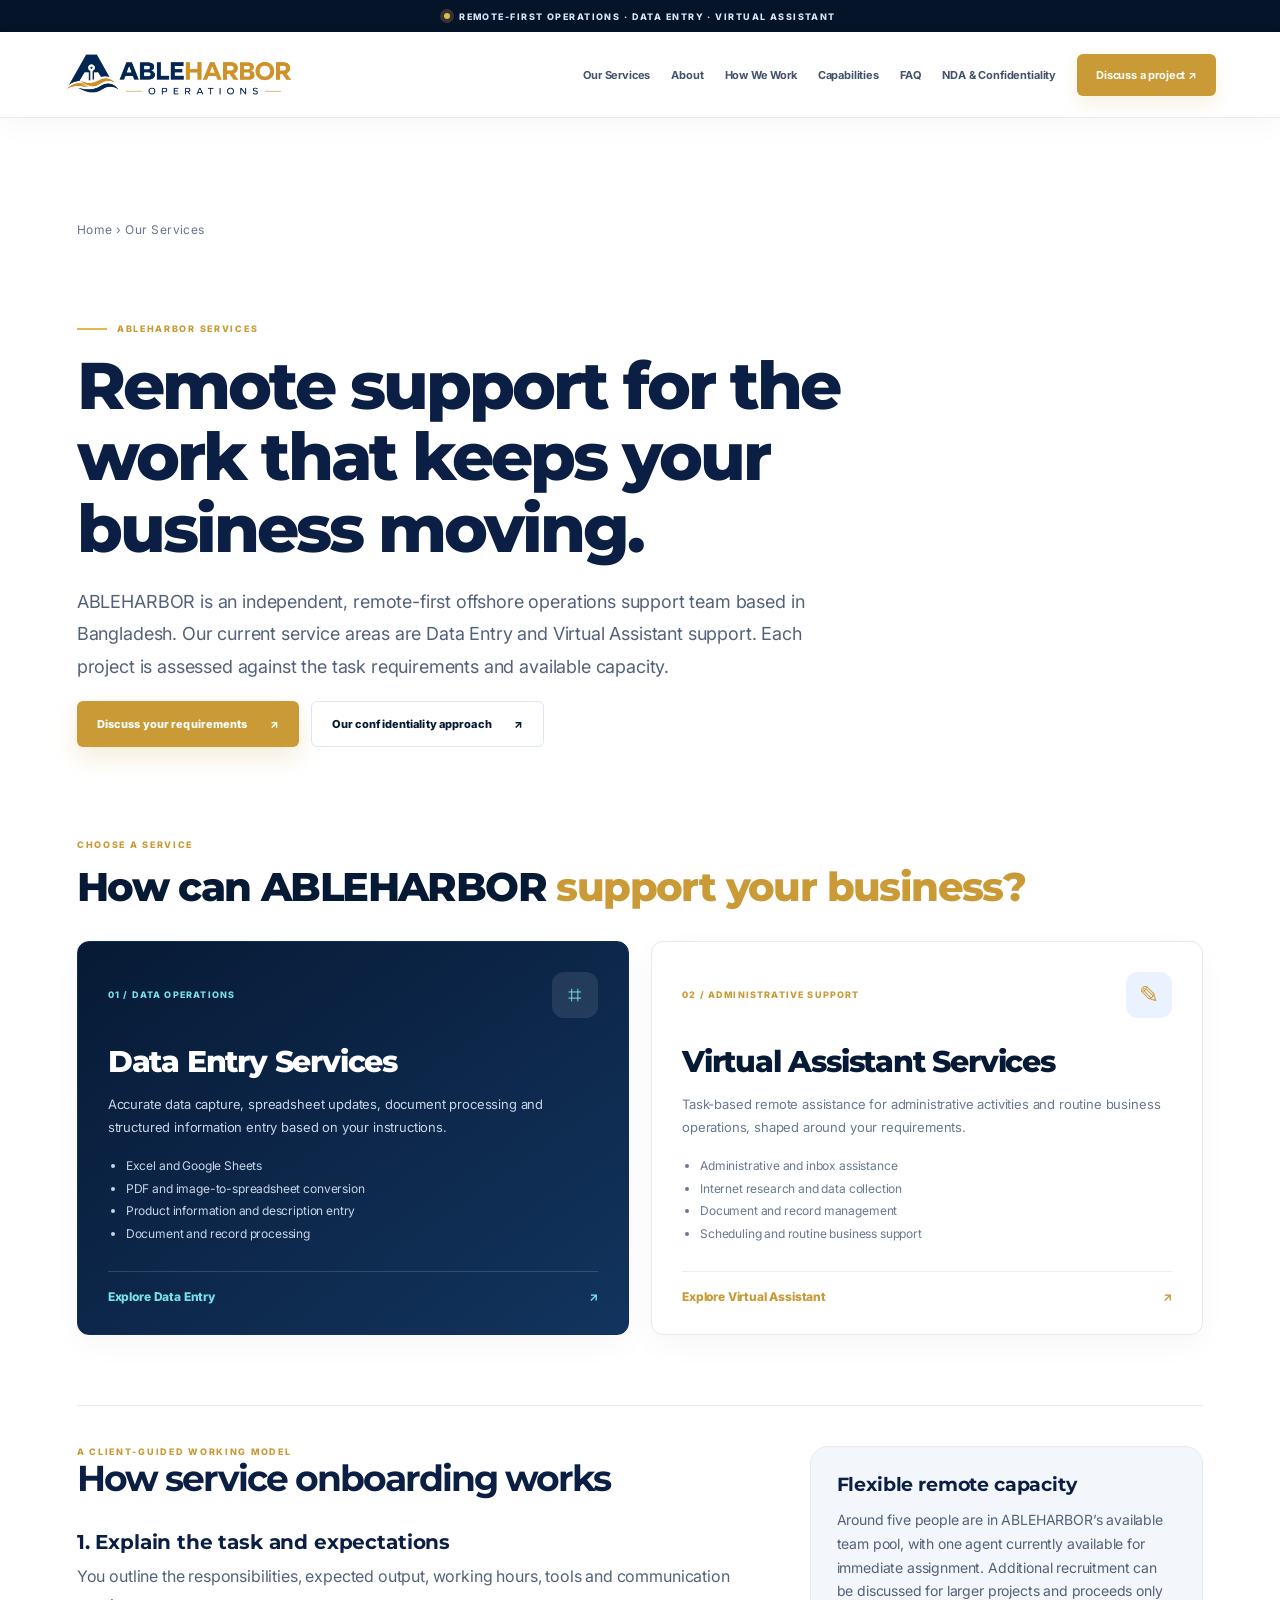
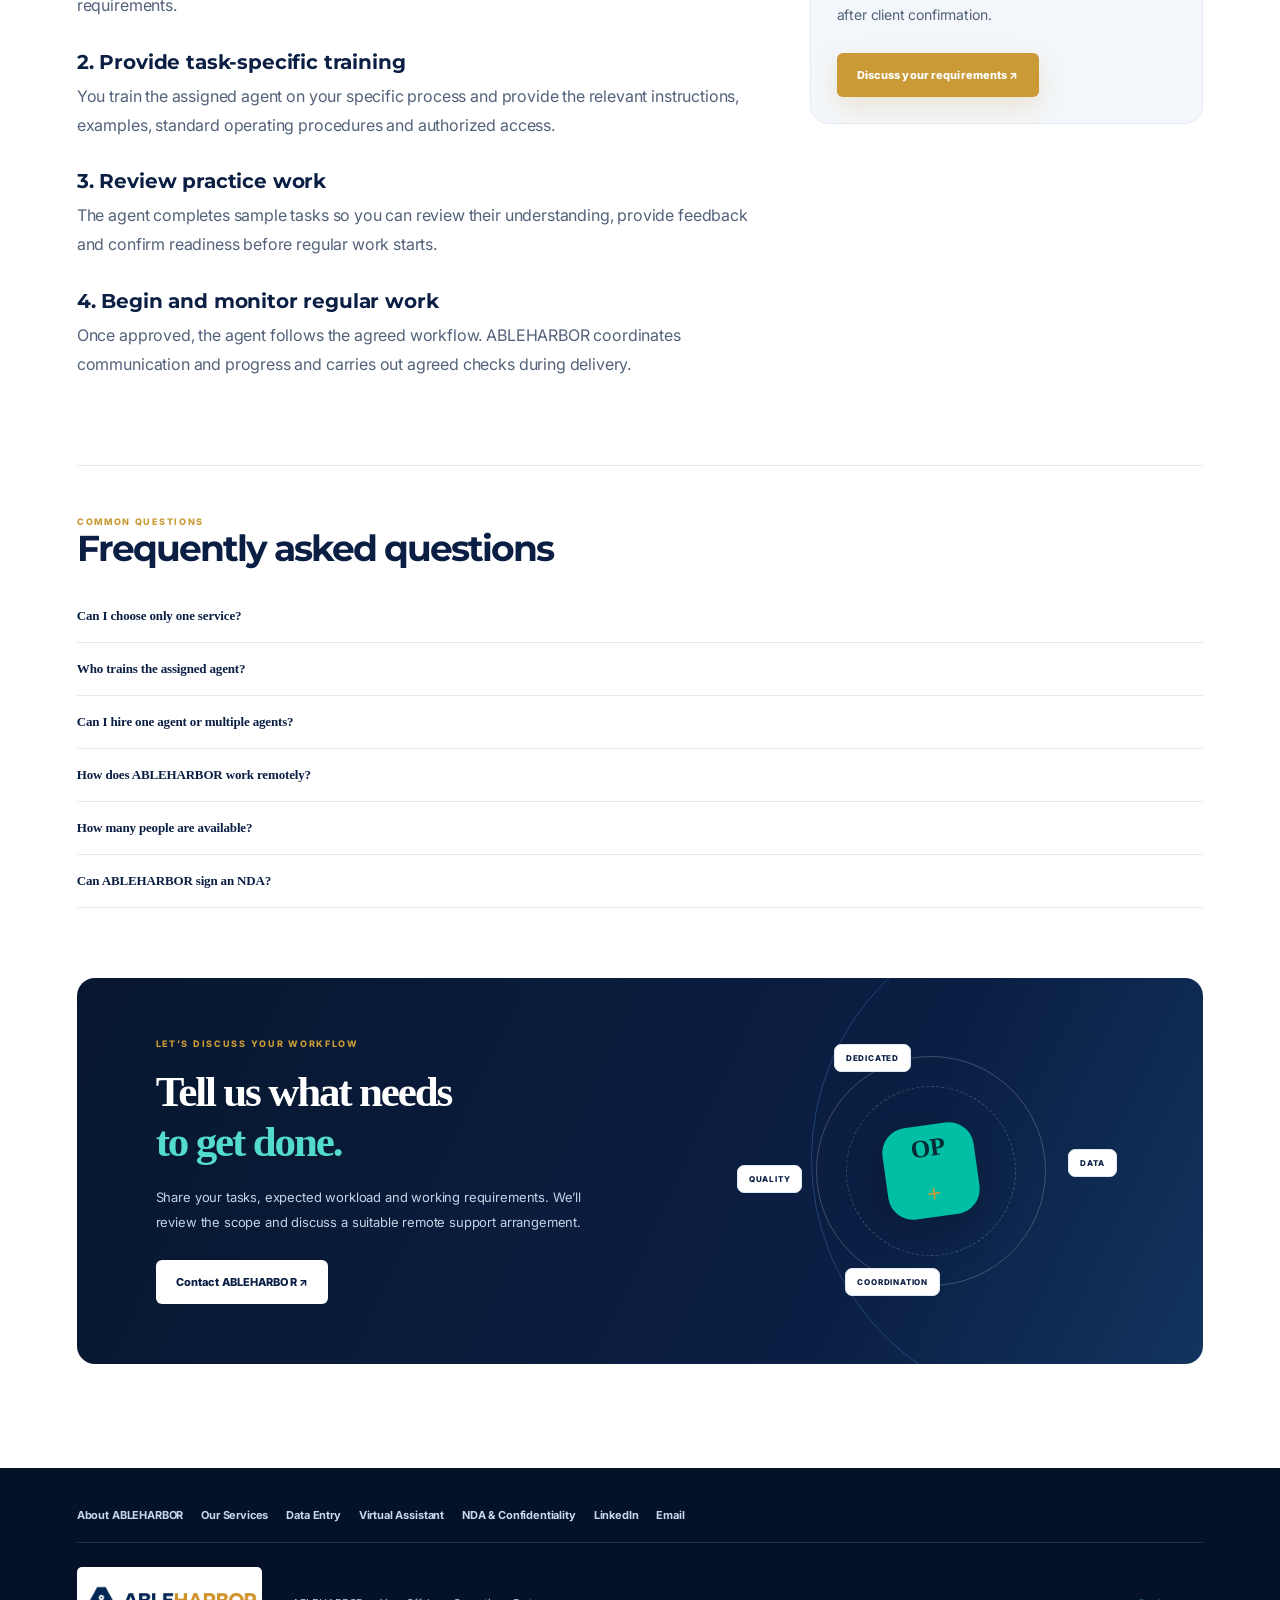
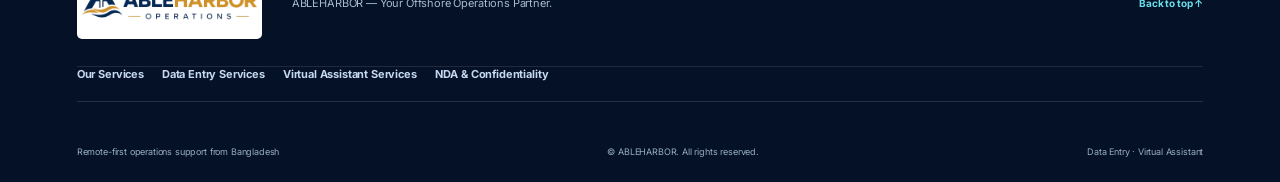
<file: services/index.html>
<!DOCTYPE html>
<html lang="en">
<head>
<meta charset="utf-8"/>
<meta content="width=device-width, initial-scale=1" name="viewport"/>
<meta content="#0B1F44" name="theme-color"/>

<title>Our Services | ABLEHARBOR</title>

<meta content="Explore ABLEHARBOR remote data entry and virtual assistant support services." name="description"/>
<meta content="index,follow" name="robots"/>

<link href="https://ableharbor.github.io/services/" rel="canonical"/>
<link href="/assets/ableharbor-icon.png" rel="icon" type="image/png"/>

<link href="https://fonts.googleapis.com" rel="preconnect"/>
<link crossorigin="" href="https://fonts.gstatic.com" rel="preconnect"/>
<link href="https://fonts.googleapis.com/css2?family=Inter:wght@400;500;600;700;800&amp;family=Montserrat:wght@500;600;700;800&amp;display=swap" rel="stylesheet"/>

<!-- Main website styles -->
<link href="/styles.css" rel="stylesheet"/>
<link href="/theme-redesign.css" rel="stylesheet"/>

<meta content="ABLEHARBOR" name="author"/>

<!-- Open Graph SEO -->
<meta content="ABLEHARBOR" property="og:site_name"/>
<meta content="website" property="og:type"/>
<meta content="https://ableharbor.github.io/services/" property="og:url"/>
<meta content="Our Services | ABLEHARBOR" property="og:title"/>
<meta content="Explore ABLEHARBOR remote data entry and virtual assistant support services." property="og:description"/>
<meta content="https://ableharbor.github.io/assets/ableharbor-logo.png" property="og:image"/>
<meta content="ABLEHARBOR Operations company logo" property="og:image:alt"/>
<meta content="en_US" property="og:locale"/>

<!-- Twitter SEO -->
<meta content="summary_large_image" name="twitter:card"/>
<meta content="Our Services | ABLEHARBOR" name="twitter:title"/>
<meta content="Explore ABLEHARBOR remote data entry and virtual assistant support services." name="twitter:description"/>
<meta content="https://ableharbor.github.io/assets/ableharbor-logo.png" name="twitter:image"/>

<!-- Structured data -->
<script type="application/ld+json">
{
  "@context": "https://schema.org",
  "@graph": [
    {
      "@type": "CollectionPage",
      "@id": "https://ableharbor.github.io/services/#webpage",
      "name": "ABLEHARBOR Remote Operations Support Services",
      "description": "Explore ABLEHARBOR remote support services: data entry and virtual assistant support.",
      "url": "https://ableharbor.github.io/services/",
      "isPartOf": {
        "@id": "https://ableharbor.github.io/#website"
      }
    },
    {
      "@type": "BreadcrumbList",
      "itemListElement": [
        {
          "@type": "ListItem",
          "position": 1,
          "name": "Home",
          "item": "https://ableharbor.github.io/"
        },
        {
          "@type": "ListItem",
          "position": 2,
          "name": "Our Services",
          "item": "https://ableharbor.github.io/services/"
        }
      ]
    }
  ]
}
</script>
</head>

<body id="top">

<div class="announcement">
<span class="pulse"></span>
REMOTE-FIRST OPERATIONS · DATA ENTRY · VIRTUAL ASSISTANT
</div>

<header class="site-header">
<a aria-label="ABLEHARBOR home" class="brand" href="/">
<img alt="ABLEHARBOR company logo" decoding="async" height="594" src="/assets/ableharbor-logo.png" width="1536"/>
</a>

<button aria-expanded="false" aria-label="Open navigation" class="menu-toggle">
<span></span><span></span><span></span>
</button>

<nav class="nav">
<a href="/services/">Our Services</a>
<a href="/#about">About</a>
<a href="/#process">How We Work</a>
<a href="/#faq">FAQ</a>
<a href="/nda-confidentiality/">NDA &amp; Confidentiality</a>
<a class="nav-cta" href="/#contact">Discuss a project <span>↗</span></a>
</nav>
</header>

<main class="section seo-page">

<p class="seo-breadcrumb">
<a href="/">Home</a> › <span>Our Services</span>
</p>

<section class="seo-hero" id="services-hero">
<div class="eyebrow">
<span class="eyebrow-line"></span>
ABLEHARBOR SERVICES
</div>

<h1>Remote support for the work that keeps your business moving.</h1>

<p>
ABLEHARBOR is an independent, remote-first offshore operations support team based in Bangladesh. Our current service areas are Data Entry and Virtual Assistant support. Each project is assessed against the task requirements and available capacity.
</p>

<div class="hero-actions">
<a class="btn btn-primary" href="/#contact">Discuss your requirements <span>↗</span></a>
<a class="btn btn-quiet" href="/nda-confidentiality/">Our confidentiality approach <span>↗</span></a>
</div>
</section>

<section class="service-category-section" id="services-data-entry">

<div class="section-kicker">CHOOSE A SERVICE</div>

<h2 class="service-page-heading">
How can ABLEHARBOR <span>support your business?</span>
</h2>

<div class="service-category-grid">

<a class="service-category-card category-data" href="/services/data-entry/">

<div class="category-card-top">
<span class="category-number">01 / DATA OPERATIONS</span>
<span class="category-icon">⌗</span>
</div>

<h2>Data Entry Services</h2>

<p>
Accurate data capture, spreadsheet updates, document processing and structured information entry based on your instructions.
</p>

<ul>
<li>Excel and Google Sheets</li>
<li>PDF and image-to-spreadsheet conversion</li>
<li>Product information and description entry</li>
<li>Document and record processing</li>
</ul>

<span class="category-cta">Explore Data Entry <b>↗</b></span>

</a>

<a class="service-category-card category-va" href="/services/virtual-assistant/">

<div class="category-card-top">
<span class="category-number">02 / ADMINISTRATIVE SUPPORT</span>
<span class="category-icon">✎</span>
</div>

<h2>Virtual Assistant Services</h2>

<p>
Task-based remote assistance for administrative activities and routine business operations, shaped around your requirements.
</p>

<ul>
<li>Administrative and inbox assistance</li>
<li>Internet research and data collection</li>
<li>Document and record management</li>
<li>Scheduling and routine business support</li>
</ul>

<span class="category-cta">Explore Virtual Assistant <b>↗</b></span>

</a>

</div>
</section>

<section class="seo-content-grid service-model-grid" id="services-model">

<div class="seo-content-main">

<div class="section-kicker">A CLIENT-GUIDED WORKING MODEL</div>

<h2>How service onboarding works</h2>

<h3>1. Explain the task and expectations</h3>
<p>You outline the responsibilities, expected output, working hours, tools and communication requirements.</p>

<h3>2. Provide task-specific training</h3>
<p>You train the assigned agent on your specific process and provide the relevant instructions, examples, standard operating procedures and authorized access.</p>

<h3>3. Review practice work</h3>
<p>The agent completes sample tasks so you can review their understanding, provide feedback and confirm readiness before regular work starts.</p>

<h3>4. Begin and monitor regular work</h3>
<p>Once approved, the agent follows the agreed workflow. ABLEHARBOR coordinates communication and progress and carries out agreed checks during delivery.</p>

</div>

<aside class="seo-aside">

<h3>Flexible remote capacity</h3>

<p>
Around five people are in ABLEHARBOR’s available team pool, with one agent currently available for immediate assignment. Additional recruitment can be discussed for larger projects and proceeds only after client confirmation.
</p>

<a class="btn btn-primary" href="/#contact">Discuss your requirements ↗</a>

</aside>
</section>

<section class="seo-faq" id="services-faq">

<div class="section-kicker">COMMON QUESTIONS</div>
<h2>Frequently asked questions</h2>

<details>
<summary>Can I choose only one service?</summary>
<p>Yes. You can request Data Entry, Virtual Assistant support or a combination, depending on the tasks and the agent capabilities required.</p>
</details>

<details>
<summary>Who trains the assigned agent?</summary>
<p>The client provides task-specific training, instructions, examples and access to the required systems. The agent practices the workflow and the client reviews sample work before regular operations begin.</p>
</details>

<details>
<summary>Can I hire one agent or multiple agents?</summary>
<p>Both arrangements can be discussed. Team size depends on the workload, task complexity, schedule and agreed responsibilities.</p>
</details>

<details>
<summary>How does ABLEHARBOR work remotely?</summary>
<p>Our team works from home rather than from a shared office. We agree on communication, schedules, task instructions and delivery expectations with each client.</p>
</details>

<details>
<summary>How many people are available?</summary>
<p>Approximately five people are in our available team pool, with one agent available for immediate assignment. Any additional hiring for a project is discussed with and approved by the client first.</p>
</details>

<details>
<summary>Can ABLEHARBOR sign an NDA?</summary>
<p>ABLEHARBOR is prepared to review a mutually agreed NDA before confidential information is shared, subject to authorized approval. See our NDA &amp; Confidentiality page for details.</p>
</details>

</section>

<section class="team-panel" id="services-team">

<div class="team-copy">

<div class="section-kicker light">LET’S DISCUSS YOUR WORKFLOW</div>

<h2>Tell us what needs<br/><span>to get done.</span></h2>

<p>
Share your tasks, expected workload and working requirements. We’ll review the scope and discuss a suitable remote support arrangement.
</p>

<a class="btn btn-light" href="/#contact">Contact ABLEHARBOR ↗</a>

</div>

<div class="team-graphic">

<div class="team-ring ring-1"></div>
<div class="team-ring ring-2"></div>
<div class="team-core">OP<span>+</span></div>

<div class="orbit-label label-1">DEDICATED</div>
<div class="orbit-label label-2">DATA</div>
<div class="orbit-label label-3">COORDINATION</div>
<div class="orbit-label label-4">QUALITY</div>

</div>
</section>

</main>

<footer class="footer">
<div class="seo-footer-links"></div>

<div class="footer-main">

<a aria-label="ABLEHARBOR home" class="brand footer-brand" href="/">
<img alt="ABLEHARBOR company logo" decoding="async" height="594" src="/assets/ableharbor-logo.png" width="1536"/>
</a>

<p>ABLEHARBOR — Your Remote Operations Partner.</p>

<a class="back-top" href="#top">Back to top ↑</a>

</div>

<div class="seo-footer-links">
<a href="/services/">Our Services</a>
<a href="/services/data-entry/">Data Entry Services</a>
<a href="/services/virtual-assistant/">Virtual Assistant Services</a>
<a href="/nda-confidentiality/">NDA &amp; Confidentiality</a>
</div>

<div class="footer-bottom">

<span>Remote-first operations support from Bangladesh</span>

<span>© <span id="year"></span> ABLEHARBOR. All rights reserved.</span>

<span>Data Entry · Virtual Assistant</span>



</div>
</footer>

<!-- Website scripts -->
<script defer src="/script.js"></script>
<script defer src="/site.js"></script>

</body>
</html>
</file>
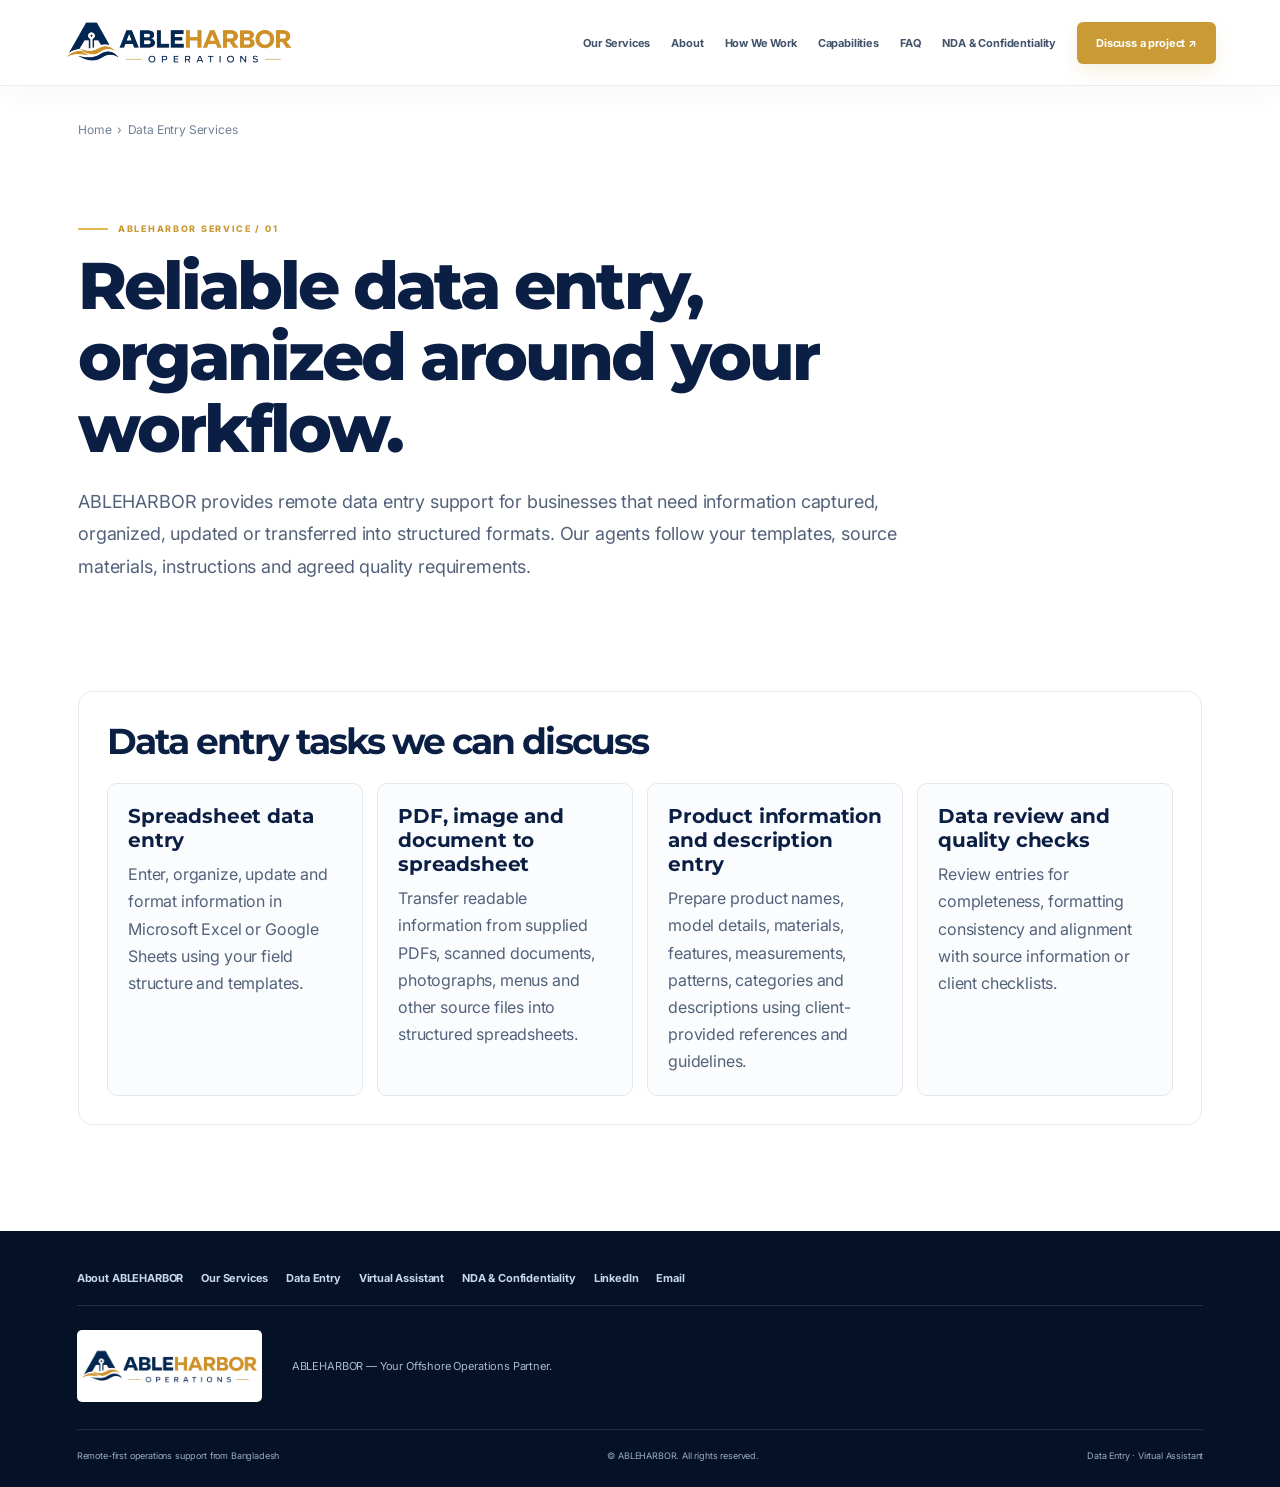
<file: services/data-entry/index.html>
<!doctype html>
<html lang="en">
<head>
  <meta charset="utf-8">
  <meta name="viewport" content="width=device-width,initial-scale=1">
  <title>Remote Data Entry Services | ABLEHARBOR</title>
  <meta name="description" content="Structured data entry, PDF and image to spreadsheet conversion, product information entry and quality checks.">
  <link rel="canonical" href="https://ableharbor.github.io/services/data-entry/">
  <meta property="og:title" content="Remote Data Entry Services | ABLEHARBOR">
  <meta property="og:description" content="Structured data entry, PDF and image to spreadsheet conversion, product information entry and quality checks.">
  <meta property="og:url" content="https://ableharbor.github.io/services/data-entry/">
  <meta property="og:type" content="website">
  <meta property="og:image" content="../../assets/ableharbor-logo.png">
  <meta name="twitter:card" content="summary_large_image">
  <meta name="twitter:image" content="../../assets/ableharbor-logo.png">
  <link rel="icon" href="../../assets/ableharbor-icon.png">
  <link rel="preconnect" href="https://fonts.googleapis.com">
  <link rel="preconnect" href="https://fonts.gstatic.com" crossorigin>
  <link href="https://fonts.googleapis.com/css2?family=DM+Sans:wght@400;500;600;700;800&amp;family=Inter:wght@400;500;600;700;800&amp;family=Manrope:wght@400;500;600;700;800&amp;family=Montserrat:wght@500;600;700;800&amp;display=swap" rel="stylesheet">
  <link rel="stylesheet" href="../../styles.css">
  <link rel="stylesheet" href="../../theme-redesign.css">
  <style>.cms-page{max-width:1180px;margin:0 auto;padding:36px 28px 80px}
.cms-breadcrumb{font-size:12px;color:#718096;margin:0 0 28px}
.cms-breadcrumb a{color:inherit}
.cms-page .seo-hero{margin-bottom:26px}
.cms-page .seo-hero h1{max-width:900px}
.cms-page .seo-hero p{max-width:820px;line-height:1.8}
.cms-hero-image{display:block;max-width:min(100%,760px);height:auto;border-radius:14px;margin-top:22px}
.cms-page .seo-content-main,.cms-page .cms-image-section,.cms-page .cms-founders{margin:26px 0;padding:28px;background:#fff;border:1px solid #e6ebf2;border-radius:14px}
.cms-page .cms-items{display:grid;grid-template-columns:repeat(auto-fit,minmax(230px,1fr));gap:14px}
.cms-page .cms-item{padding:20px;border:1px solid #e2e8f0;border-radius:10px;background:#fbfcfe}
.cms-page .cms-item h3{margin:0 0 9px}
.cms-page .cms-item-image{display:block;width:100%;max-height:180px;object-fit:cover;border-radius:8px;margin-bottom:14px}
.cms-page .cms-item-icon{font-size:24px;color:#2879d0;margin-bottom:8px}
.cms-faq{border-top:1px solid #e2e8f0}.cms-faq-item{padding:16px 2px;border-bottom:1px solid #e2e8f0}.cms-faq-item summary{font:700 14px Manrope;color:#182a43}.cms-faq-item p{font-size:12px;line-height:1.8;color:#718098;margin:12px 0 0}
.cms-page .cms-item ul{padding-left:18px;line-height:1.8}
.cms-page .cms-item-image{display:block;width:100%;max-height:180px;object-fit:cover;border-radius:8px;margin-bottom:14px}
.cms-page .cms-item-icon{font-size:24px;color:#2879d0;margin-bottom:8px}
.cms-faq{border-top:1px solid #e2e8f0}.cms-faq-item{padding:16px 2px;border-bottom:1px solid #e2e8f0}.cms-faq-item summary{font:700 14px Manrope;color:#182a43}.cms-faq-item p{font-size:12px;line-height:1.8;color:#718098;margin:12px 0 0}
.cms-page .cms-item p{margin:0;line-height:1.7}
.cms-page .cms-image-section img{display:block;max-width:100%;height:auto;border-radius:12px;margin-top:18px}
.cms-founder-grid{display:grid;grid-template-columns:repeat(auto-fit,minmax(210px,1fr));gap:18px;margin-top:22px}
.cms-founder{overflow:hidden;border:1px solid #e1e8f0;border-radius:13px;background:#fff;text-align:center;padding-bottom:18px}
.cms-founder img{width:100%;height:280px;object-fit:cover;object-position:center 25%}
.cms-founder h3{margin:15px 8px 5px}
.cms-founder p{margin:0;color:#718096;font-size:13px}
.cms-page .onboarding-panel{margin:26px 0}
.cms-split{display:grid;grid-template-columns:1fr 1fr;gap:24px;align-items:center}.cms-split img{width:100%;height:auto;border-radius:12px}.cms-gallery{display:grid;grid-template-columns:repeat(auto-fit,minmax(180px,1fr));gap:14px}.cms-gallery-item{margin:0}.cms-gallery-item img{width:100%;height:190px;object-fit:cover;border-radius:10px}.cms-stats{display:grid;grid-template-columns:repeat(auto-fit,minmax(140px,1fr));gap:14px}.cms-stat{padding:22px;border:1px solid #e2e8f0;border-radius:12px}.cms-stat strong{display:block;font-size:30px}.cms-logos{display:flex;flex-wrap:wrap;gap:24px;align-items:center}.cms-logo-item img{max-width:140px;max-height:70px;object-fit:contain}.cms-logo-item span{display:block}@media(max-width:650px){.cms-split{grid-template-columns:1fr}}
@media(max-width:600px){.cms-page{padding:24px 16px 55px}.cms-page .seo-content-main,.cms-page .cms-image-section,.cms-page .cms-founders{padding:19px}.cms-founder img{height:240px}}
</style>
</head>
<body>
  <header class="site-header">
    <a aria-label="ABLEHARBOR home" class="brand" href="../../">
      <img alt="ABLEHARBOR — Your Offshore Operations Partner" src="../../assets/ableharbor-logo.png">
    </a>
    <button aria-expanded="false" aria-label="Open navigation" class="menu-toggle">
      <span></span><span></span><span></span>
    </button>
    <nav class="nav">
      <a href="/services/">Our Services</a><a href="/about/">About</a><a href="../../#process">How We Work</a><a href="../../#services">Capabilities</a><a href="../../#faq">FAQ</a><a href="/nda-confidentiality/">NDA &amp; Confidentiality</a><a class="nav-cta" href="../../#contact">Discuss a project ↗</a>
    </nav>
  </header>
  <main class="cms-page">
    <p class="cms-breadcrumb"><a href="../../">Home</a> &nbsp;›&nbsp; Data Entry Services</p>
    <section class="seo-hero"><div class="eyebrow"><span class="eyebrow-line"></span>ABLEHARBOR SERVICE / 01</div><h1>Reliable data entry, organized around your workflow.</h1><p>ABLEHARBOR provides remote data entry support for businesses that need information captured, organized, updated or transferred into structured formats. Our agents follow your templates, source materials, instructions and agreed quality requirements.</p></section><section class="seo-content-main"><h2>Data entry tasks we can discuss</h2><div class="cms-items"><article class="cms-item "><h3>Spreadsheet data entry</h3><p>Enter, organize, update and format information in Microsoft Excel or Google Sheets using your field structure and templates.</p></article><article class="cms-item "><h3>PDF, image and document to spreadsheet</h3><p>Transfer readable information from supplied PDFs, scanned documents, photographs, menus and other source files into structured spreadsheets.</p></article><article class="cms-item "><h3>Product information and description entry</h3><p>Prepare product names, model details, materials, features, measurements, patterns, categories and descriptions using client-provided references and guidelines.</p></article><article class="cms-item "><h3>Data review and quality checks</h3><p>Review entries for completeness, formatting consistency and alignment with source information or client checklists.</p></article></div></section>
  </main>
  <footer class="footer">
    <div class="seo-footer-links"><a href="/about/">About ABLEHARBOR</a><a href="/services/">Our Services</a><a href="/services/data-entry/">Data Entry</a><a href="/services/virtual-assistant/">Virtual Assistant</a><a href="/nda-confidentiality/">NDA &amp; Confidentiality</a><a href="https://www.linkedin.com/company/ableharbor" target="_blank" rel="noopener noreferrer">LinkedIn</a><a href="mailto:ableharbor.operation@gmail.com">Email</a></div>
    <div class="footer-main">
      <a aria-label="ABLEHARBOR home" class="brand footer-brand" href="../../">
        <img alt="ABLEHARBOR — Your Offshore Operations Partner" src="../../assets/ableharbor-logo.png">
      </a>
      
      <p>ABLEHARBOR — Your Offshore Operations Partner.</p>
    </div>
    <div class="footer-bottom">
      <span>Remote-first operations support from Bangladesh</span>
      <span>© ABLEHARBOR. All rights reserved.</span>
      <span>Data Entry · Virtual Assistant</span>
    </div>
  </footer>
  <script src="../../script.js"></script>
  <script defer src="../../site.js"></script>
</body>
</html>
</file>
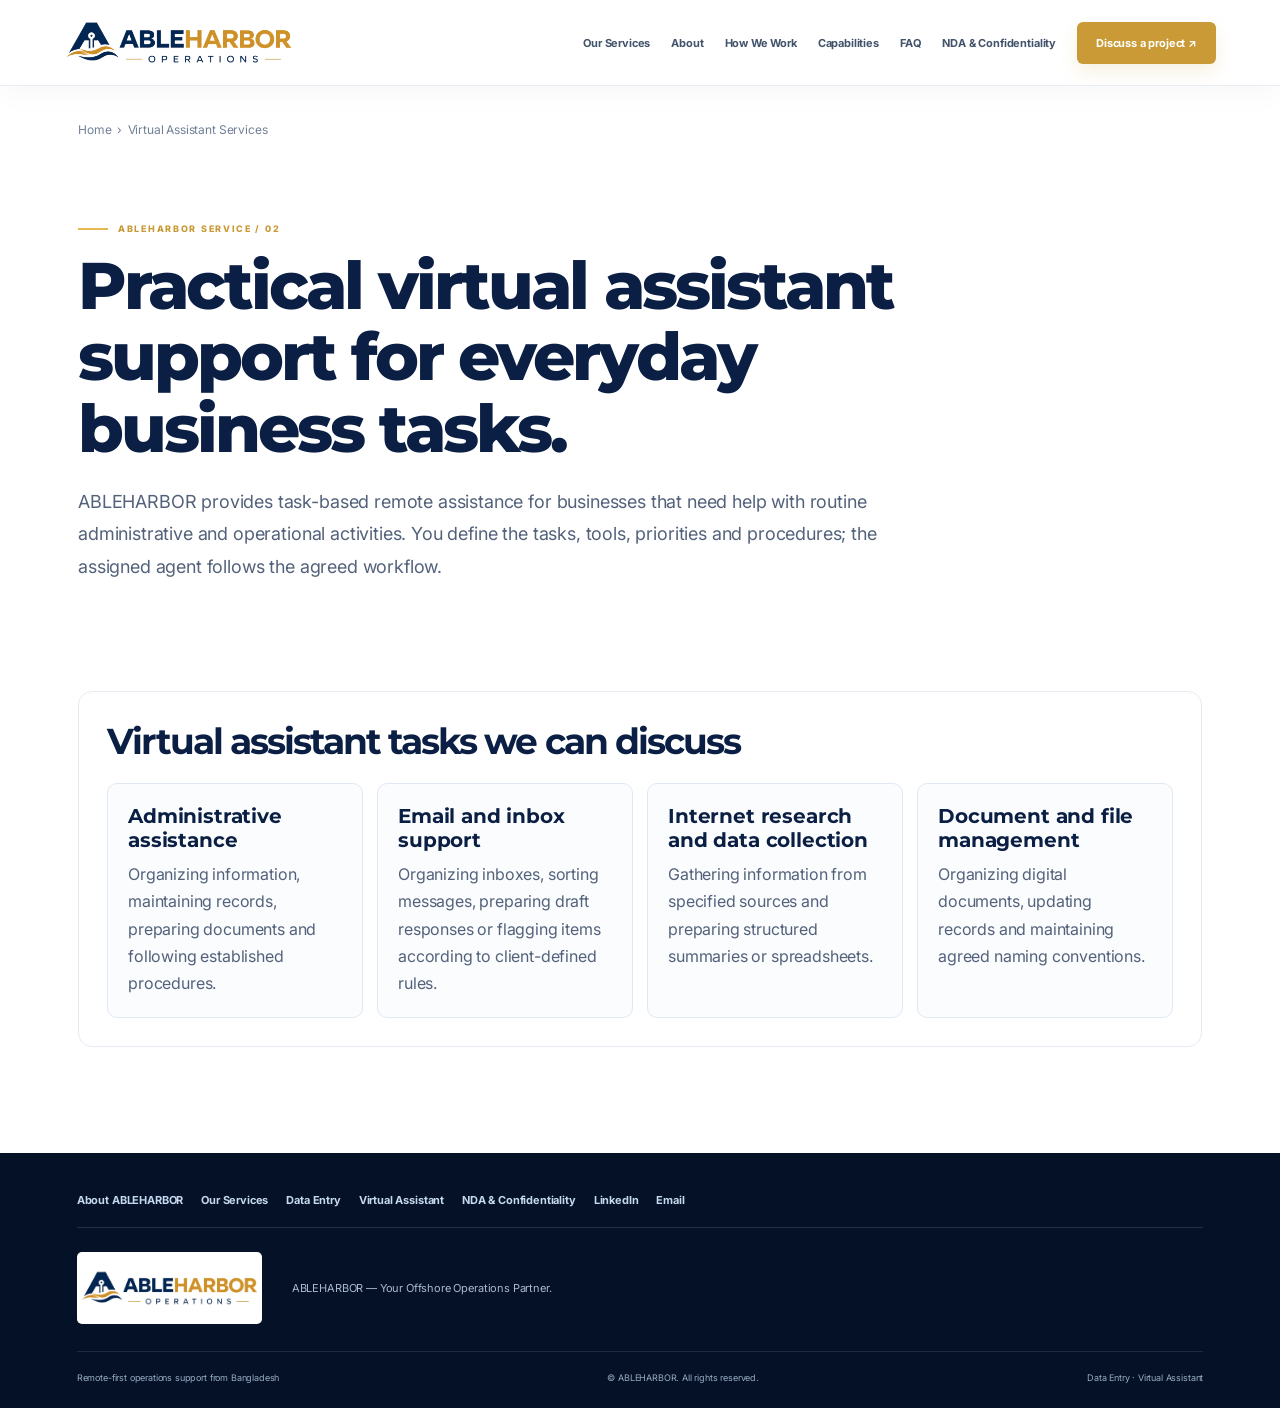
<file: services/virtual-assistant/index.html>
<!doctype html>
<html lang="en">
<head>
  <meta charset="utf-8">
  <meta name="viewport" content="width=device-width,initial-scale=1">
  <title>Virtual Assistant Services | ABLEHARBOR</title>
  <meta name="description" content="Flexible task-based virtual assistant support for administration, inbox tasks, research and routine business operations.">
  <link rel="canonical" href="https://ableharbor.github.io/services/virtual-assistant/">
  <meta property="og:title" content="Virtual Assistant Services | ABLEHARBOR">
  <meta property="og:description" content="Flexible task-based virtual assistant support for administration, inbox tasks, research and routine business operations.">
  <meta property="og:url" content="https://ableharbor.github.io/services/virtual-assistant/">
  <meta property="og:type" content="website">
  <meta property="og:image" content="../../assets/ableharbor-logo.png">
  <meta name="twitter:card" content="summary_large_image">
  <meta name="twitter:image" content="../../assets/ableharbor-logo.png">
  <link rel="icon" href="../../assets/ableharbor-icon.png">
  <link rel="preconnect" href="https://fonts.googleapis.com">
  <link rel="preconnect" href="https://fonts.gstatic.com" crossorigin>
  <link href="https://fonts.googleapis.com/css2?family=DM+Sans:wght@400;500;600;700;800&amp;family=Inter:wght@400;500;600;700;800&amp;family=Manrope:wght@400;500;600;700;800&amp;family=Montserrat:wght@500;600;700;800&amp;display=swap" rel="stylesheet">
  <link rel="stylesheet" href="../../styles.css">
  <link rel="stylesheet" href="../../theme-redesign.css">
  <style>.cms-page{max-width:1180px;margin:0 auto;padding:36px 28px 80px}
.cms-breadcrumb{font-size:12px;color:#718096;margin:0 0 28px}
.cms-breadcrumb a{color:inherit}
.cms-page .seo-hero{margin-bottom:26px}
.cms-page .seo-hero h1{max-width:900px}
.cms-page .seo-hero p{max-width:820px;line-height:1.8}
.cms-hero-image{display:block;max-width:min(100%,760px);height:auto;border-radius:14px;margin-top:22px}
.cms-page .seo-content-main,.cms-page .cms-image-section,.cms-page .cms-founders{margin:26px 0;padding:28px;background:#fff;border:1px solid #e6ebf2;border-radius:14px}
.cms-page .cms-items{display:grid;grid-template-columns:repeat(auto-fit,minmax(230px,1fr));gap:14px}
.cms-page .cms-item{padding:20px;border:1px solid #e2e8f0;border-radius:10px;background:#fbfcfe}
.cms-page .cms-item h3{margin:0 0 9px}
.cms-page .cms-item-image{display:block;width:100%;max-height:180px;object-fit:cover;border-radius:8px;margin-bottom:14px}
.cms-page .cms-item-icon{font-size:24px;color:#2879d0;margin-bottom:8px}
.cms-faq{border-top:1px solid #e2e8f0}.cms-faq-item{padding:16px 2px;border-bottom:1px solid #e2e8f0}.cms-faq-item summary{font:700 14px Manrope;color:#182a43}.cms-faq-item p{font-size:12px;line-height:1.8;color:#718098;margin:12px 0 0}
.cms-page .cms-item ul{padding-left:18px;line-height:1.8}
.cms-page .cms-item-image{display:block;width:100%;max-height:180px;object-fit:cover;border-radius:8px;margin-bottom:14px}
.cms-page .cms-item-icon{font-size:24px;color:#2879d0;margin-bottom:8px}
.cms-faq{border-top:1px solid #e2e8f0}.cms-faq-item{padding:16px 2px;border-bottom:1px solid #e2e8f0}.cms-faq-item summary{font:700 14px Manrope;color:#182a43}.cms-faq-item p{font-size:12px;line-height:1.8;color:#718098;margin:12px 0 0}
.cms-page .cms-item p{margin:0;line-height:1.7}
.cms-page .cms-image-section img{display:block;max-width:100%;height:auto;border-radius:12px;margin-top:18px}
.cms-founder-grid{display:grid;grid-template-columns:repeat(auto-fit,minmax(210px,1fr));gap:18px;margin-top:22px}
.cms-founder{overflow:hidden;border:1px solid #e1e8f0;border-radius:13px;background:#fff;text-align:center;padding-bottom:18px}
.cms-founder img{width:100%;height:280px;object-fit:cover;object-position:center 25%}
.cms-founder h3{margin:15px 8px 5px}
.cms-founder p{margin:0;color:#718096;font-size:13px}
.cms-page .onboarding-panel{margin:26px 0}
.cms-split{display:grid;grid-template-columns:1fr 1fr;gap:24px;align-items:center}.cms-split img{width:100%;height:auto;border-radius:12px}.cms-gallery{display:grid;grid-template-columns:repeat(auto-fit,minmax(180px,1fr));gap:14px}.cms-gallery-item{margin:0}.cms-gallery-item img{width:100%;height:190px;object-fit:cover;border-radius:10px}.cms-stats{display:grid;grid-template-columns:repeat(auto-fit,minmax(140px,1fr));gap:14px}.cms-stat{padding:22px;border:1px solid #e2e8f0;border-radius:12px}.cms-stat strong{display:block;font-size:30px}.cms-logos{display:flex;flex-wrap:wrap;gap:24px;align-items:center}.cms-logo-item img{max-width:140px;max-height:70px;object-fit:contain}.cms-logo-item span{display:block}@media(max-width:650px){.cms-split{grid-template-columns:1fr}}
@media(max-width:600px){.cms-page{padding:24px 16px 55px}.cms-page .seo-content-main,.cms-page .cms-image-section,.cms-page .cms-founders{padding:19px}.cms-founder img{height:240px}}
</style>
</head>
<body>
  <header class="site-header">
    <a aria-label="ABLEHARBOR home" class="brand" href="../../">
      <img alt="ABLEHARBOR — Your Offshore Operations Partner" src="../../assets/ableharbor-logo.png">
    </a>
    <button aria-expanded="false" aria-label="Open navigation" class="menu-toggle">
      <span></span><span></span><span></span>
    </button>
    <nav class="nav">
      <a href="/services/">Our Services</a><a href="/about/">About</a><a href="../../#process">How We Work</a><a href="../../#services">Capabilities</a><a href="../../#faq">FAQ</a><a href="/nda-confidentiality/">NDA &amp; Confidentiality</a><a class="nav-cta" href="../../#contact">Discuss a project ↗</a>
    </nav>
  </header>
  <main class="cms-page">
    <p class="cms-breadcrumb"><a href="../../">Home</a> &nbsp;›&nbsp; Virtual Assistant Services</p>
    <section class="seo-hero"><div class="eyebrow"><span class="eyebrow-line"></span>ABLEHARBOR SERVICE / 02</div><h1>Practical virtual assistant support for everyday business tasks.</h1><p>ABLEHARBOR provides task-based remote assistance for businesses that need help with routine administrative and operational activities. You define the tasks, tools, priorities and procedures; the assigned agent follows the agreed workflow.</p></section><section class="seo-content-main"><h2>Virtual assistant tasks we can discuss</h2><div class="cms-items"><article class="cms-item "><h3>Administrative assistance</h3><p>Organizing information, maintaining records, preparing documents and following established procedures.</p></article><article class="cms-item "><h3>Email and inbox support</h3><p>Organizing inboxes, sorting messages, preparing draft responses or flagging items according to client-defined rules.</p></article><article class="cms-item "><h3>Internet research and data collection</h3><p>Gathering information from specified sources and preparing structured summaries or spreadsheets.</p></article><article class="cms-item "><h3>Document and file management</h3><p>Organizing digital documents, updating records and maintaining agreed naming conventions.</p></article></div></section>
  </main>
  <footer class="footer">
    <div class="seo-footer-links"><a href="/about/">About ABLEHARBOR</a><a href="/services/">Our Services</a><a href="/services/data-entry/">Data Entry</a><a href="/services/virtual-assistant/">Virtual Assistant</a><a href="/nda-confidentiality/">NDA &amp; Confidentiality</a><a href="https://www.linkedin.com/company/ableharbor" target="_blank" rel="noopener noreferrer">LinkedIn</a><a href="mailto:ableharbor.operation@gmail.com">Email</a></div>
    <div class="footer-main">
      <a aria-label="ABLEHARBOR home" class="brand footer-brand" href="../../">
        <img alt="ABLEHARBOR — Your Offshore Operations Partner" src="../../assets/ableharbor-logo.png">
      </a>
      
      <p>ABLEHARBOR — Your Offshore Operations Partner.</p>
    </div>
    <div class="footer-bottom">
      <span>Remote-first operations support from Bangladesh</span>
      <span>© ABLEHARBOR. All rights reserved.</span>
      <span>Data Entry · Virtual Assistant</span>
    </div>
  </footer>
  <script src="../../script.js"></script>
  <script defer src="../../site.js"></script>
</body>
</html>
</file>
<file: styles.css>
:root{--navy:#071b49;--navy2:#0b2b65;--blue:#087bff;--cyan:#4ebaff;--ink:#101d35;--muted:#64728a;--line:#e4eaf3;--pale:#f4f8ff;--white:#fff;--radius:22px}
*{box-sizing:border-box}html{scroll-behavior:smooth;scroll-padding-top:90px}body{margin:0;font-family:"DM Sans",sans-serif;color:var(--ink);background:#fff}a{color:inherit;text-decoration:none}.announcement{height:34px;background:var(--navy);color:#c9d9f6;display:flex;align-items:center;justify-content:center;gap:9px;font-size:11px;letter-spacing:.04em}.pulse{width:6px;height:6px;background:#4ebaff;border-radius:50%;box-shadow:0 0 0 4px #4ebaff25}.site-header{height:82px;padding:0 max(calc((100vw - 1200px)/2),5.5%);display:flex;align-items:center;justify-content:space-between;background:#ffffffed;backdrop-filter:blur(15px);position:sticky;top:0;z-index:20;border-bottom:1px solid #edf1f6}.brand{display:flex;align-items:center;gap:10px}.brand img{width:48px;height:48px;object-fit:contain}.brand-copy{display:flex;flex-direction:column;gap:3px}.brand-copy strong{font:800 19px Manrope,sans-serif;letter-spacing:.045em;color:var(--navy)}.brand-copy small{font-size:8px;letter-spacing:.1em;color:#61728c;font-weight:700}.nav{display:flex;align-items:center;gap:27px;font-size:12px;font-weight:700;color:#45536b}.nav>a:not(.nav-cta):hover,.text-link:hover{color:var(--blue)}.nav-cta{background:var(--navy);color:#fff;padding:13px 17px;border-radius:9px}.nav-cta span{color:#66baff;margin-left:8px}.menu-toggle{display:none;background:none;border:0}.section{padding:105px max(calc((100vw - 1160px)/2),6%)}.hero{min-height:650px;background:linear-gradient(115deg,#f7faff 0%,#fff 54%,#edf5ff 100%);position:relative;display:grid;grid-template-columns:1.02fr .98fr;align-items:center;gap:45px;padding-top:75px;padding-bottom:82px;overflow:hidden}.hero:before{content:"";position:absolute;width:650px;height:650px;border:1px solid #dceaff;border-radius:50%;right:-190px;top:-180px}.hero-glow{position:absolute;width:500px;height:500px;background:#cce5ff55;filter:blur(75px);border-radius:50%;right:0;top:70px}.hero-content{position:relative;z-index:2}.eyebrow,.section-kicker{font-size:10px;letter-spacing:.17em;font-weight:800;color:#3977c4;display:flex;align-items:center;gap:10px}.eyebrow-line{width:25px;height:2px;background:var(--blue)}h1,h2,h3,p{margin-top:0}h1,h2{font-family:Manrope,sans-serif;letter-spacing:-.055em}h1{font-size:clamp(46px,5.4vw,70px);line-height:1.06;margin:22px 0 20px;color:var(--navy);font-weight:800}h1 span,h2 span{color:var(--blue)}.hero-tagline{font-size:15px;font-weight:700;color:#27436e;line-height:1.6;max-width:470px}.hero-desc{font-size:14px;line-height:1.85;color:var(--muted);max-width:500px;margin:16px 0 27px}.hero-actions{display:flex;gap:12px;flex-wrap:wrap}.btn{display:inline-flex;align-items:center;justify-content:center;gap:22px;padding:15px 20px;border-radius:9px;font-weight:700;font-size:12px;border:0;cursor:pointer;transition:.2s}.btn-primary{background:var(--blue);color:white;box-shadow:0 9px 22px #087bff30}.btn-primary:hover{background:#0065dc;transform:translateY(-2px)}.btn-quiet{color:var(--navy);background:#fff;border:1px solid #e2eaf5}.hero-proof{display:flex;align-items:center;gap:13px;margin-top:35px;font-size:11px;line-height:1.6;color:#75839a}.hero-proof strong{color:var(--navy);font-size:12px}.proof-avatars{display:flex}.proof-avatars i{font-style:normal;width:30px;height:30px;border-radius:50%;display:grid;place-items:center;background:var(--navy);color:white;border:2px solid white;margin-left:-5px;font-size:10px}.proof-avatars i:first-child{margin-left:0;background:var(--blue)}.proof-avatars i:last-child{background:#dcecff;color:var(--navy)}.hero-visual{position:relative;z-index:1;min-height:450px;display:grid;place-items:center}.visual-grid{position:absolute;inset:25px 0;background-image:radial-gradient(#9bbce7 1px,transparent 1px);background-size:17px 17px;opacity:.35;mask-image:radial-gradient(ellipse,black,transparent 70%)}.visual-orbit{position:absolute;border:1px solid #b9d8ff;border-radius:50%;transform:rotate(-25deg)}.orbit-one{width:460px;height:260px}.orbit-two{width:390px;height:330px;transform:rotate(35deg)}.main-card{position:relative;z-index:2;background:#fff;border:1px solid #e6edf7;border-radius:18px;width:min(390px,85%);padding:24px;box-shadow:0 25px 65px #143b7020}.card-top{display:flex;align-items:center;gap:9px}.mini-mark{background:var(--navy);color:#fff;border-radius:8px;width:29px;height:29px;display:grid;place-items:center;font:800 14px Manrope}.status{font-size:8px;letter-spacing:.12em;color:#8b9ab0;font-weight:800}.status i{display:inline-block;width:6px;height:6px;background:#28c58b;border-radius:50%;margin-right:5px}.dots{margin-left:auto;color:#a6b3c6;letter-spacing:2px}.visual-title{font:800 30px/1.12 Manrope;color:var(--navy);letter-spacing:-.05em;margin:24px 0}.visual-title em{font-style:normal;color:var(--blue)}.workflow{display:grid;gap:10px}.workflow-step{display:flex;align-items:center;gap:12px;background:#f7faff;padding:11px;border-radius:10px}.step-icon{font-size:10px;color:var(--blue);background:#e4f0ff;padding:9px;border-radius:7px}.workflow-step span:nth-child(2){display:flex;flex-direction:column;gap:3px}.workflow-step strong{font-size:11px;color:var(--navy)}.workflow-step small{font-size:9px;color:#8794a8}.check{margin-left:auto;color:#17b783;font-weight:800}.card-foot{border-top:1px solid #edf1f7;margin-top:17px;padding-top:13px;display:flex;justify-content:space-between;font-size:8px;letter-spacing:.13em;color:#8794a8;font-weight:800}.blue-dot{width:7px;height:7px;border-radius:50%;background:var(--blue)}.float-chip{position:absolute;z-index:3;background:#fff;padding:12px 15px;display:flex;align-items:center;gap:10px;border-radius:12px;box-shadow:0 12px 30px #183d7020;border:1px solid #edf2f8}.float-chip b,.float-chip small{display:block}.float-chip b{font-size:10px;color:var(--navy)}.float-chip small{font-size:9px;color:#8491a5;margin-top:3px}.chip-icon{width:29px;height:29px;border-radius:8px;display:grid;place-items:center;background:#e8f3ff;color:var(--blue);font-weight:800}.chip-a{left:-3%;top:18%}.chip-b{right:-1%;bottom:14%}.hero-bottom{position:absolute;bottom:0;left:6%;right:6%;border-top:1px solid #e2eaf5;padding:17px 0;display:flex;justify-content:space-between;font-size:9px;letter-spacing:.13em;color:#8796ad;font-weight:800}.hero-bottom b{color:var(--blue);padding:0 7px}.metrics{padding-top:36px;padding-bottom:36px;display:grid;grid-template-columns:repeat(4,1fr);border-bottom:1px solid var(--line)}.metric{padding:8px 25px;border-right:1px solid var(--line);display:flex;flex-direction:column;gap:6px}.metric:first-child{padding-left:0}.metric:last-child{border:0}.metric strong{font:800 25px Manrope;color:var(--navy);letter-spacing:-.04em}.metric strong small{font-size:13px}.metric span{font-size:11px;color:#7d8aa0}.intro-section{padding-top:110px;padding-bottom:110px}.intro-grid{display:grid;grid-template-columns:1fr 1fr;gap:100px;margin-top:22px;align-items:start}.intro-grid h2,.section-heading h2{font-size:clamp(34px,4vw,48px);line-height:1.15;color:var(--navy);margin:0}.intro-grid p{font-size:13px;line-height:1.9;color:var(--muted)}.intro-grid .lead{font-size:16px;line-height:1.75;color:#344762;font-weight:600}.text-link{display:inline-block;color:var(--blue);font-weight:800;font-size:12px;margin-top:9px}.text-link span{margin-left:8px}.services-section{background:#f5f8fd}.section-heading{display:flex;justify-content:space-between;align-items:end;gap:30px;margin-bottom:42px}.section-heading h2{margin-top:17px}.section-heading>p{max-width:300px;font-size:13px;line-height:1.8;color:var(--muted);margin-bottom:4px}.service-grid{display:grid;grid-template-columns:repeat(2,1fr);gap:16px}.service-card{background:#fff;border:1px solid #e7edf5;border-radius:16px;padding:27px;position:relative;transition:.25s}.service-card:hover{transform:translateY(-4px);box-shadow:0 18px 40px #183c7010}.service-featured{background:var(--navy);color:white;border-color:var(--navy)}.service-number{position:absolute;right:25px;top:24px;font:700 11px Manrope;color:#9eabc0}.service-featured .service-number{color:#829bc3}.service-icon{width:43px;height:43px;border-radius:12px;background:#eaf3ff;color:var(--blue);display:grid;place-items:center;font-size:22px;margin-bottom:20px}.service-featured .service-icon{background:#173e79;color:#72baff}.service-card h3{font:800 18px Manrope;color:var(--navy);margin-bottom:10px}.service-featured h3{color:#fff}.service-card p,.service-card li{font-size:12px;line-height:1.75;color:#718098}.service-featured p,.service-featured li{color:#bdcbe1}.service-card ul{padding-left:17px;margin:14px 0 20px}.service-card li{padding:2px 0}.card-link{font-size:11px;color:var(--blue);font-weight:800}.service-featured .card-link{color:#73baff}.process-section{background:#fff}.process-line{display:grid;grid-template-columns:repeat(4,1fr);gap:20px;position:relative}.process-line:before{content:"";height:1px;background:#dbe7f6;position:absolute;top:24px;left:35px;right:35px}.process-line article{position:relative}.process-no{font-size:9px;color:#8c9bb0;font-weight:800;letter-spacing:.1em}.process-symbol{width:49px;height:49px;background:#edf5ff;color:var(--blue);border:5px solid white;outline:1px solid #dceaff;border-radius:50%;display:grid;place-items:center;font-size:18px;margin:12px 0 19px;position:relative}.process-line h3{font:800 15px Manrope;color:var(--navy);margin-bottom:9px}.process-line p{font-size:11px;line-height:1.8;color:#7a879b;max-width:220px}.process-note{background:#f2f7ff;border-radius:10px;padding:15px 18px;font-size:11px;color:#647895;margin-top:30px}.process-note span{color:var(--blue);font-weight:800;margin-right:8px}.work-section{background:#f6f9fd}.filter-row{display:flex;gap:8px;flex-wrap:wrap;margin:-15px 0 23px}.filter{border:1px solid #dce6f3;background:white;border-radius:30px;padding:9px 15px;font-size:10px;font-weight:700;color:#65738a;cursor:pointer}.filter.active,.filter:hover{background:var(--navy);border-color:var(--navy);color:white}.work-grid{display:grid;grid-template-columns:repeat(3,1fr);gap:17px}.work-card{background:#fff;border:1px solid #e6edf6;border-radius:14px;overflow:hidden}.work-card.hidden{display:none}.sample-visual{height:190px;padding:17px;position:relative;overflow:hidden;display:flex;align-items:center;justify-content:center;flex-direction:column}.sample-visual>span{position:absolute;top:15px;left:17px;font-size:8px;letter-spacing:.13em;font-weight:800;color:#627997}.sample-visual>b{font:800 13px Manrope;color:var(--navy);margin-top:12px}.apparel{background:linear-gradient(135deg,#e8f2ff,#f8faff)}.shirt-shape{width:83px;height:88px;background:linear-gradient(145deg,#6c91bc,#294d7c);clip-path:polygon(25% 0,42% 8%,58% 8%,75% 0,100% 23%,82% 43%,72% 32%,72% 100%,28% 100%,28% 32%,18% 43%,0 23%);filter:drop-shadow(0 9px 9px #17375c30)}.data{background:linear-gradient(135deg,#e9f8f5,#f7fcff)}.sheet{display:grid;grid-template-columns:repeat(3,35px);gap:4px;padding:13px;background:white;border-radius:8px;box-shadow:0 9px 25px #1d56601a}.sheet i{height:12px;background:#d7e9fa;border-radius:2px}.sheet i:nth-child(3n+1){background:#91c7f7}.quality{background:linear-gradient(135deg,#eaf1ff,#f9fbff)}.qc-circle{width:83px;height:83px;border-radius:50%;display:grid;place-items:center;border:7px solid #b8e7d9;color:#13a778;background:#fff;font-size:40px;box-shadow:0 10px 22px #193e7015}.work-meta{display:flex;justify-content:space-between;padding:17px 17px 0;font-size:8px;letter-spacing:.1em;color:#7e8da3;font-weight:800}.work-meta span:last-child{color:#1a9d78}.work-card h3{font:800 15px Manrope;color:var(--navy);margin:12px 17px 6px}.work-card p{font-size:11px;line-height:1.7;color:#7a879a;margin:0 17px 19px}.work-disclaimer{font-size:10px;color:#8794a8;margin-top:19px}.team-section{padding-top:75px;padding-bottom:75px}.team-panel{background:linear-gradient(115deg,#071b49,#0d3474);border-radius:23px;min-height:380px;padding:58px 7%;display:grid;grid-template-columns:1.2fr .8fr;align-items:center;overflow:hidden;position:relative}.team-panel:after{content:"";position:absolute;width:500px;height:500px;border:1px solid #4e8fd455;border-radius:50%;right:-110px;top:-70px}.light{color:#79baff}.team-copy{position:relative;z-index:2}.team-copy h2,.contact-copy h2{font:800 clamp(30px,3.6vw,43px)/1.17 Manrope;color:#fff;letter-spacing:-.05em;margin:18px 0}.team-copy h2 span,.contact-copy h2 span{color:#65b6ff}.team-copy p,.contact-copy p{font-size:13px;line-height:1.9;color:#bdcbe0;max-width:470px;margin-bottom:25px}.btn-light{background:white;color:var(--navy)}.team-graphic{height:270px;position:relative;z-index:1;display:grid;place-items:center}.team-ring{position:absolute;border:1px solid #7db8ff50;border-radius:50%}.ring-1{width:230px;height:230px}.ring-2{width:170px;height:170px;border-style:dashed}.team-core{width:92px;height:92px;background:linear-gradient(145deg,#fff,#d7eaff);border-radius:25px;display:grid;place-items:center;color:var(--navy);font:800 25px Manrope;box-shadow:0 12px 45px #0003;transform:rotate(-8deg)}.team-core span{color:var(--blue)}.orbit-label{position:absolute;background:#173f7a;border:1px solid #5d91d0;color:#d9ebff;padding:8px 11px;border-radius:7px;font-size:8px;letter-spacing:.1em;font-weight:800}.label-1{top:8px;left:25%}.label-2{right:2%;top:42%}.label-3{bottom:10px;left:28%}.label-4{left:0;top:48%}.faq-section{padding-top:95px;padding-bottom:95px}.faq-list{max-width:800px;margin-left:auto;border-top:1px solid var(--line)}details{border-bottom:1px solid var(--line);padding:20px 2px}summary{list-style:none;cursor:pointer;display:flex;justify-content:space-between;gap:20px;font:700 13px Manrope;color:var(--navy)}summary::-webkit-details-marker{display:none}summary span{font-size:20px;color:var(--blue);transition:.2s}details[open] summary span{transform:rotate(45deg)}details p{font-size:12px;line-height:1.8;color:#748198;max-width:680px;margin:13px 0 0}.contact-section{background:var(--navy);padding-top:90px;padding-bottom:90px}.contact-grid{display:grid;grid-template-columns:.9fr 1.1fr;gap:80px;align-items:start}.contact-copy{padding-top:18px}.contact-copy h2{font-size:clamp(38px,4.5vw,54px)}.contact-email,.linkedin-link{display:block;color:#80c2ff;font-size:12px;font-weight:700;margin:17px 0}.linkedin-link{color:#c2d4ed;font-weight:500}.contact-form{background:#fff;border-radius:17px;padding:28px;display:grid;gap:14px}.form-title{font:800 20px Manrope;color:var(--navy);margin-bottom:3px}.form-title span{display:block;font:400 10px "DM Sans";color:#8a97aa;margin-top:5px}.contact-form label{display:grid;gap:7px;font-size:10px;font-weight:800;color:#52627b}.contact-form input,.contact-form select,.contact-form textarea{width:100%;border:1px solid #e0e7f0;background:#fbfcfe;border-radius:8px;padding:12px 13px;font:400 11px "DM Sans";color:var(--ink);outline:none}.contact-form input:focus,.contact-form select:focus,.contact-form textarea:focus{border-color:#70b3ff;box-shadow:0 0 0 3px #087bff12}.contact-form textarea{resize:vertical}.submit-btn{width:100%;margin-top:3px}.form-privacy{font-size:9px;line-height:1.6;color:#8a97a8}.hidden{display:none}.form-status{font-size:11px;color:#14845f;margin:0}.footer{padding:34px max(calc((100vw - 1160px)/2),6%) 20px;background:#051638;color:#c3d1e5}.footer-main{display:flex;align-items:center;gap:30px;padding-bottom:27px;border-bottom:1px solid #ffffff1b}.footer-brand img{background:white;border-radius:8px}.footer-brand .brand-copy strong{color:white}.footer-brand .brand-copy small{color:#a7b8d1}.footer-main>p{font-size:11px;color:#aabbd4;margin:0;flex:1}.back-top{font-size:10px;color:#8fc6ff;font-weight:700}.footer-bottom{display:flex;justify-content:space-between;gap:15px;padding-top:18px;font-size:9px;color:#8497b5}.footer-bottom a{color:#b9d5f5}.footer-bottom a:hover{color:white}
@media(max-width:900px){.nav{gap:14px}.nav a{font-size:10px}.hero{gap:15px}.hero-visual{transform:scale(.9)}.intro-grid{gap:45px}.contact-grid{gap:35px}}
@media(max-width:700px){.announcement{font-size:9px;padding:0 10px;text-align:center}.site-header{height:70px;padding:0 5%}.brand img{width:42px;height:42px}.brand-copy strong{font-size:17px}.brand-copy small{font-size:7px}.menu-toggle{display:flex;flex-direction:column;gap:5px;padding:10px}.menu-toggle span{width:22px;height:2px;background:var(--navy);display:block}.nav{display:none;position:absolute;top:69px;left:0;right:0;background:white;padding:20px 6%;box-shadow:0 15px 25px #0b2b6518;align-items:stretch;flex-direction:column;gap:18px}.nav.open{display:flex}.nav a{font-size:13px}.nav-cta{text-align:center}.section{padding:72px 6%}.hero{display:block;padding-top:65px;padding-bottom:80px}.hero h1{font-size:48px}.hero-tagline{font-size:14px}.hero-desc{font-size:13px}.hero-visual{min-height:400px;margin:20px -5% 0;transform:scale(.94)}.chip-a{left:0}.chip-b{right:0}.hero-bottom{left:6%;right:6%;font-size:7px;letter-spacing:.08em}.hero-bottom span:last-child{display:none}.metrics{grid-template-columns:repeat(2,1fr);gap:17px;padding-top:28px;padding-bottom:28px}.metric{padding:5px 12px;border-right:0;border-left:1px solid var(--line)}.metric:nth-child(odd){border-left:0;padding-left:0}.metric strong{font-size:22px}.intro-grid{grid-template-columns:1fr;gap:25px}.intro-grid h2,.section-heading h2{font-size:36px}.section-heading{display:block}.section-heading>p{margin-top:16px}.service-grid{grid-template-columns:1fr}.service-card{padding:23px}.process-line{grid-template-columns:repeat(2,1fr);row-gap:25px}.process-line:before{display:none}.work-grid{grid-template-columns:1fr}.sample-visual{height:180px}.team-panel{grid-template-columns:1fr;padding:38px 25px}.team-graphic{height:250px}.contact-grid{grid-template-columns:1fr;gap:25px}.contact-form{padding:22px}.footer-main{align-items:flex-start;flex-wrap:wrap;gap:15px}.footer-main>p{order:3;flex-basis:100%;line-height:1.7}.footer-bottom{flex-direction:column;line-height:1.7}.faq-section{padding-top:75px;padding-bottom:75px}}
@media(prefers-reduced-motion:reduce){html{scroll-behavior:auto}*,*:before,*:after{transition:none!important;animation:none!important}}


/* Capabilities in action — expanded showcase */
.work-intro{display:flex;align-items:center;gap:17px;padding:20px 23px;background:#fff;border:1px solid #e2eaf5;border-radius:13px;margin:-12px 0 30px;box-shadow:0 8px 24px #143b7008}
.work-intro-mark{flex:0 0 48px;height:48px;border-radius:13px;background:var(--navy);color:#fff;display:grid;place-items:center;font:800 17px Manrope;letter-spacing:-.06em}.work-intro-mark span{color:#6bbcff}
.work-intro strong{display:block;font:800 14px Manrope;color:var(--navy);margin-bottom:5px}.work-intro p{font-size:11px;line-height:1.7;color:#77869c;margin:0}
.capability-grid{grid-template-columns:repeat(2,minmax(0,1fr));gap:20px}
.capability-card{border-radius:16px;box-shadow:0 5px 20px #153b7008;transition:transform .25s,box-shadow .25s}
.capability-card:hover{transform:translateY(-4px);box-shadow:0 18px 38px #153b7015}
.capability-visual{height:215px;position:relative;overflow:hidden;display:flex;align-items:center;justify-content:center}
.visual-label{position:absolute;left:19px;top:17px;font-size:8px;letter-spacing:.14em;font-weight:800;color:#607895}
.visual-caption{position:absolute;bottom:14px;left:18px;font-size:7px;letter-spacing:.12em;font-weight:800;color:#7186a2}
.visual-writing{background:radial-gradient(circle at 75% 30%,#fff 0,#eaf3ff 45%,#dceaff 100%)}
.product-sheet{width:240px;height:125px;background:#fff;border:1px solid #e4ebf4;border-radius:10px;box-shadow:0 14px 30px #173d7020;display:flex;align-items:center;gap:16px;padding:14px;transform:rotate(-3deg)}
.product-thumb{width:82px;height:94px;border-radius:6px;background:linear-gradient(145deg,#e5edf7,#f8fbff);display:grid;place-items:center}
.garment-shape{width:48px;height:62px;background:linear-gradient(145deg,#7c9dbf,#31547d);clip-path:polygon(25% 0,42% 8%,58% 8%,75% 0,100% 23%,82% 43%,72% 32%,72% 100%,28% 100%,28% 32%,18% 43%,0 23%)}
.product-lines{flex:1;display:grid;gap:7px}.product-lines i{height:5px;border-radius:4px;background:#dce5f0}.product-lines i:nth-child(1){width:90%;height:8px;background:#8ca6c5}.product-lines i:nth-child(2){width:70%}.product-lines i:nth-child(3){width:85%}.product-lines b{width:45%;height:8px;border-radius:5px;background:#d7eaff}
.visual-data{background:linear-gradient(135deg,#e5f6f2,#f6fcfb)}
.data-window{width:270px;background:#fff;border:1px solid #dcebe8;border-radius:10px;overflow:hidden;box-shadow:0 14px 30px #185b4b16;transform:rotate(2deg)}
.window-bar{height:27px;background:#f2f8f7;display:flex;align-items:center;gap:4px;padding:0 10px}.window-bar i{width:5px;height:5px;border-radius:50%;background:#a5c8c0}.window-bar span{margin-left:auto;font-size:7px;letter-spacing:.1em;color:#64877f;font-weight:800}
.data-table{display:grid;grid-template-columns:1fr 1fr;padding:10px 13px;gap:0 12px;font-size:9px}.data-table>*{padding:6px 3px;border-bottom:1px solid #edf3f2}.data-table b{font-size:7px;color:#6d988d;letter-spacing:.1em}.data-table span{color:#82918e}.data-table em{font-style:normal;color:#294e48;font-weight:700}
.visual-listing{background:linear-gradient(135deg,#f0edff,#f9f8ff)}
.listing-board{width:270px;height:126px;background:#fff;border:1px solid #e7e2f5;border-radius:10px;padding:13px;display:grid;grid-template-columns:78px 1fr;gap:12px;box-shadow:0 14px 30px #35236d16;transform:rotate(-2deg)}
.listing-image{background:linear-gradient(145deg,#e7e1f5,#f7f4ff);border-radius:6px;display:grid;place-items:center}.listing-image span{width:34px;height:54px;background:#8173ad;clip-path:polygon(25% 0,42% 8%,58% 8%,75% 0,100% 23%,82% 43%,72% 32%,72% 100%,28% 100%,28% 32%,18% 43%,0 23%)}
.listing-content{padding:5px 0;display:grid;align-content:start;gap:7px}.listing-content>i{height:5px;background:#e3dfef;border-radius:4px;width:90%}.listing-content>i:first-child{height:8px;background:#9e94c1;width:75%}.listing-content>div{display:flex;gap:5px;margin-top:5px}.listing-content b{width:34px;height:12px;border-radius:4px;background:#e8e3f5}.listing-footer{grid-column:1/-1;display:flex;justify-content:space-between;align-items:center;border-top:1px solid #f0edf6;padding-top:6px;font-size:6px;letter-spacing:.08em;color:#82769f;font-weight:800}
.visual-qc{background:linear-gradient(135deg,#e7f5f1,#f8fcfb)}
.qc-board{width:260px;background:#fff;border:1px solid #dceee8;border-radius:10px;padding:13px 15px;box-shadow:0 14px 30px #145a4515;transform:rotate(2deg)}
.qc-heading{display:flex;justify-content:space-between;align-items:center;padding-bottom:9px;border-bottom:1px solid #edf4f1;font-size:8px;letter-spacing:.1em;color:#64867a;font-weight:800}.qc-heading b{background:#e3f6ef;color:#15956b;padding:5px 7px;border-radius:5px}
.qc-board>div:not(.qc-heading){display:flex;align-items:center;gap:9px;padding-top:9px;font-size:9px;color:#627b72}.qc-board>div>i{font-style:normal;width:15px;height:15px;display:grid;place-items:center;background:#e5f7f0;color:#15966c;border-radius:50%;font-size:9px;font-weight:800}
.capability-body{padding:0 20px 19px}.capability-body .work-meta{padding:16px 0 0}.capability-body h3{font:800 17px Manrope;color:var(--navy);margin:12px 0 7px}.capability-body>p{font-size:11px;line-height:1.75;color:#75839a;margin-bottom:13px}
.capability-points{display:flex;flex-wrap:wrap;gap:6px;margin-bottom:15px}.capability-points span{font-size:8px;font-weight:700;color:#476487;background:#f0f5fc;border:1px solid #e4edf8;border-radius:20px;padding:6px 8px}
.showcase-details{border-top:1px solid #edf1f6;padding-top:12px}.showcase-details summary{font:800 10px "DM Sans";color:var(--blue);align-items:center}.showcase-details summary span{font-size:17px}.showcase-details[open] summary span{transform:rotate(45deg)}.detail-grid{display:grid;grid-template-columns:1fr 1fr;gap:13px 18px;padding-top:15px}.detail-grid b{font:800 10px Manrope;color:var(--navy)}.detail-grid p{font-size:9px;line-height:1.7;color:#7b899d;margin:5px 0 0}
.transformation-panel{margin-top:45px;padding:30px;background:#fff;border:1px solid #e4ebf4;border-radius:17px;display:grid;grid-template-columns:.8fr 1.2fr;gap:30px;align-items:center}
.transformation-copy h3,.work-method h3{font:800 24px/1.2 Manrope;color:var(--navy);letter-spacing:-.04em;margin:12px 0}.transformation-copy h3 span,.work-method h3 span{color:var(--blue)}.transformation-copy p{font-size:10px;line-height:1.8;color:#7a879a;margin:0}
.transformation-compare{display:grid;grid-template-columns:1fr 24px 1fr;gap:10px;align-items:center}.compare-box{background:#f5f8fc;border:1px solid #e8eef6;border-radius:11px;padding:16px;min-height:155px}.compare-label{display:block;font-size:7px;letter-spacing:.12em;font-weight:800;color:#7b8ca4;margin-bottom:12px}.compare-box>b{font:800 11px Manrope;color:var(--navy)}.compare-box ul{padding-left:15px;margin:9px 0 0}.compare-box li{font-size:9px;color:#718098;line-height:1.8}.compare-arrow{font-size:20px;text-align:center;color:var(--blue)}.compare-output{background:#f0f6ff;border-color:#dceaff}.compare-output p{font:600 11px/1.8 "DM Sans";color:#304967;margin:4px 0 15px}.fact-note{font-size:8px;font-weight:800;color:#2785cb}
.work-method{display:grid;grid-template-columns:.7fr 1.3fr;gap:25px;align-items:center;margin-top:40px;padding:24px 0;border-top:1px solid #e2eaf4;border-bottom:1px solid #e2eaf4}
.work-method h3{font-size:20px;margin-bottom:0}.method-steps{display:flex;align-items:center;justify-content:space-between;gap:9px}.method-steps>div{display:grid;gap:5px}.method-steps b{font-size:8px;color:var(--blue);letter-spacing:.1em}.method-steps strong{font:800 11px Manrope;color:var(--navy)}.method-steps small{font-size:8px;color:#8290a4}.method-steps>i{font-style:normal;color:#9cb9dc}
.work-disclaimer{font-size:9px;line-height:1.7;color:#8794a8;margin:22px 0 0}.work-cta{display:flex;justify-content:space-between;align-items:center;gap:20px;margin-top:22px;padding:19px 21px;background:#eaf3ff;border:1px solid #dceaff;border-radius:12px}.work-cta strong,.work-cta span{display:block}.work-cta strong{font:800 12px Manrope;color:var(--navy);margin-bottom:4px}.work-cta span{font-size:10px;color:#71839b}
@media(max-width:700px){.work-intro{align-items:flex-start;padding:17px}.work-intro-mark{flex-basis:42px;height:42px}.capability-grid{grid-template-columns:1fr}.capability-visual{height:205px}.capability-body{padding:0 17px 17px}.detail-grid{grid-template-columns:1fr;gap:10px}.transformation-panel{grid-template-columns:1fr;padding:22px;gap:20px}.transformation-compare{grid-template-columns:1fr;gap:8px}.compare-arrow{transform:rotate(90deg)}.compare-box{min-height:0}.work-method{grid-template-columns:1fr;gap:18px}.method-steps{flex-wrap:wrap;justify-content:flex-start;gap:12px}.method-steps>div{min-width:95px}.method-steps>i{display:none}.work-cta{align-items:flex-start;flex-direction:column}.work-cta .btn{width:100%}}

/* Product-description visual example and structured specification card */
.product-example-heading{display:flex;justify-content:space-between;align-items:flex-end;gap:15px;margin:24px 0 12px;padding-top:20px;border-top:1px solid #e8eef6}
.product-example-heading h4{font:800 17px Manrope;color:var(--navy);margin:6px 0}
.product-example-heading p{font-size:10px;line-height:1.7;color:#7a879a;margin:0;max-width:490px}
.product-example-heading>a{font-size:9px;font-weight:800;color:var(--blue);white-space:nowrap}
.product-example-image{display:block;position:relative;overflow:hidden;border:1px solid #e3eaf4;border-radius:13px;background:#f4f7fc}
.product-example-image img{display:block;width:100%;height:auto;object-fit:contain}
.product-example-image>span{position:absolute;right:12px;bottom:12px;padding:8px 11px;border-radius:20px;background:#101f39eF;color:#fff;font-size:8px;font-weight:800;letter-spacing:.08em}
.product-spec-card{margin-top:14px;padding:18px;border:1px solid #e2eaf4;border-radius:13px;background:linear-gradient(145deg,#fff,#f8faff)}
.product-spec-title{display:grid;gap:6px;padding-bottom:13px;border-bottom:1px solid #e8eef6}
.product-spec-title>span{font-size:7px;letter-spacing:.14em;font-weight:800;color:var(--blue)}
.product-spec-title>b{font:800 14px Manrope;color:var(--navy)}
.product-spec-columns{display:grid;grid-template-columns:1fr 1fr;gap:16px 22px;padding-top:15px}
.product-spec-group h5{font:800 11px Manrope;color:var(--navy);margin:0 0 9px}
.product-spec-group dl{display:grid;grid-template-columns:minmax(95px,.8fr) 1.2fr;gap:7px 10px;margin:0}
.product-spec-group dt{font-size:9px;line-height:1.55;color:#7a879a}
.product-spec-group dd{font-size:9px;line-height:1.55;color:#30445f;font-weight:600;margin:0;overflow-wrap:anywhere}
.product-spec-wide{grid-column:1/-1;padding-top:13px;border-top:1px solid #e8eef6}
.product-spec-wide dl{grid-template-columns:minmax(130px,.7fr) 1.3fr}
.product-spec-note{font-size:8px;line-height:1.6;color:#8794a8;margin:15px 0 0;padding-top:11px;border-top:1px solid #e8eef6}
@media(max-width:700px){.product-example-heading{align-items:flex-start;flex-direction:column}.product-example-image>span{right:8px;bottom:8px;font-size:7px}.product-spec-card{padding:14px}.product-spec-columns{grid-template-columns:1fr;gap:14px}.product-spec-wide{grid-column:auto}.product-spec-group dl{grid-template-columns:minmax(105px,.75fr) 1.25fr}}

/* Client-facing data entry and QC showcases */
.data-entry-visual{background:#f1f5f9;padding:32px 14px 20px}
.capability-image-link{display:block;position:relative;width:92%;height:150px;border-radius:9px;overflow:hidden;background:#e8edf3;box-shadow:0 12px 28px #122e4c20}
.capability-image-link img{width:100%;height:100%;display:block;object-fit:cover;object-position:center}
.capability-image-link>span,.qc-showcase a>span{position:absolute;right:8px;bottom:8px;padding:6px 9px;border-radius:5px;background:#10213aeb;color:#fff;font-size:7px;font-weight:800;letter-spacing:.08em}
.data-entry-details{display:grid;grid-template-columns:1fr 1fr;gap:14px 18px;margin:15px 0}
.data-entry-details>div{padding:12px;background:#f7f9fc;border:1px solid #e9eff6;border-radius:9px}
.data-entry-details b,.qc-practices b{font:800 10px Manrope;color:var(--navy)}
.data-entry-details p,.qc-practices p{font-size:9px;line-height:1.7;color:#77869a;margin:5px 0 0}
.data-entry-promise{padding:12px 14px!important;background:#edf5ff;border-left:3px solid var(--blue);border-radius:0 8px 8px 0;color:#24466c!important;font-weight:800!important}
.qc-details{border-top:1px solid #edf1f6;padding-top:13px}
.qc-lead{font-size:10px;line-height:1.8;color:#61758e;margin:0 0 14px}
.qc-practices{display:grid;grid-template-columns:1fr 1fr;gap:13px 16px}
.qc-practices>div{padding:11px;background:#f7f9fc;border:1px solid #e9eff6;border-radius:9px}
.qc-showcase{margin-top:16px;padding:12px;background:#f3f7fb;border:1px solid #e5edf5;border-radius:11px}
.qc-showcase a{position:relative;display:block;overflow:hidden;border-radius:7px;background:#e8edf3}
.qc-showcase img{display:block;width:100%;height:auto;max-height:270px;object-fit:contain}
.qc-showcase>p{font-size:9px;line-height:1.7;color:#77869a;margin:10px 2px 1px}
.qc-showcase>p b{color:#294768}
@media(max-width:700px){.capability-image-link{width:100%;height:145px}.data-entry-details,.qc-practices{grid-template-columns:1fr}.qc-showcase img{max-height:none}}


/* =========================================================
   ABLEHARBOR PREMIUM CORPORATE REFRESH — navy / teal / white
   ========================================================= */
:root{
  --navy:#0B1F44;
  --navy2:#102B57;
  --blue:#087BFF;
  --cyan:#00BFA5;
  --ink:#17243A;
  --muted:#64748B;
  --line:#E2E8F0;
  --pale:#F1F5F9;
  --white:#FFFFFF;
  --radius:18px;
}
html{scroll-padding-top:100px}
body{font-family:"Inter",Arial,sans-serif;color:var(--ink);background:#fff}
h1,h2,h3,.brand-copy strong,.visual-title{font-family:"Montserrat",Arial,sans-serif}
.announcement{height:34px;background:#07172F;color:#D5E4F7;letter-spacing:.12em;font-size:10px;font-weight:700}
.pulse{background:var(--cyan);box-shadow:0 0 0 4px #00BFA525}
.site-header{height:88px;background:#FFFFFFF2;border-bottom:1px solid #E7EDF4;box-shadow:0 5px 22px #0B1F4408}
.brand{display:flex;align-items:center;min-width:0}
.brand img{display:block;width:220px;height:auto;max-height:74px;object-fit:contain}
.brand-copy{display:none!important}
.nav{font-size:12px;color:#40516B;gap:25px}
.nav>a:not(.nav-cta):hover,.text-link:hover{color:#008F83}
.nav-cta{background:var(--navy);border-radius:7px;padding:13px 18px}
.nav-cta:hover{background:#153765}
.nav-cta span{color:#00D4B5}
.section{padding-top:96px;padding-bottom:96px}
.hero{
  min-height:690px;
  background:linear-gradient(118deg,#07172F 0%,#0B1F44 56%,#12345E 100%);
  color:#fff;
  grid-template-columns:1.04fr .96fr;
  padding-top:82px;padding-bottom:94px;
}
.hero:before{border-color:#FFFFFF14;right:-160px;top:-210px}
.hero-glow{background:#00BFA51A;filter:blur(90px)}
.eyebrow,.section-kicker{color:#00BFA5}
.eyebrow-line{background:#00BFA5}
h1{color:#fff;font-size:clamp(43px,5vw,66px);line-height:1.08;letter-spacing:-.055em}
h1 span{color:#53DCCB}
.hero-tagline{color:#D9E6F5;font-size:15px}
.hero-desc{color:#B7C7DB;max-width:520px;font-size:14px}
.btn{border-radius:7px;font-family:"Inter",sans-serif;font-size:12px}
.btn-primary{background:#00BFA5;color:#062B35;box-shadow:0 9px 24px #00BFA52B}
.btn-primary:hover{background:#29D6C0}
.btn-quiet{background:#FFFFFF10;border:1px solid #FFFFFF35;color:#fff}
.btn-quiet:hover{background:#FFFFFF18}
.hero-proof{color:#B7C7DB}
.hero-proof strong{color:#fff}
.proof-avatars i{border-color:#0B1F44;background:#00BFA5;color:#062B35}
.proof-avatars i:first-child{background:#087BFF;color:#fff}
.proof-avatars i:last-child{background:#E7F5F4;color:#0B1F44}
.hero-visual{min-height:460px}
.visual-grid{background-image:radial-gradient(#B7D5F0 1px,transparent 1px);opacity:.19}
.visual-orbit{border-color:#FFFFFF26}
.main-card{background:#FFFFFF;border:1px solid #DCE7F1;box-shadow:0 28px 70px #00000035}
.mini-mark{background:#0B1F44;color:#00BFA5}
.visual-title{color:#0B1F44}
.visual-title em{color:#008F83}
.workflow-step{background:#F1F7F7}
.step-icon{color:#087BFF;background:#E7F1FF}
.workflow-step strong{color:#0B1F44}
.check,.blue-dot{color:#008F83;background:#00BFA5}
.float-chip{box-shadow:0 15px 35px #00000025;border-color:#E2E8F0}
.chip-icon{background:#E4F7F4;color:#008F83}
.hero-bottom{border-color:#FFFFFF28;color:#A9BCD2}
.hero-bottom b{color:#00BFA5}
.metrics{background:#fff;padding-top:30px;padding-bottom:30px}
.metric{border-right:1px solid #E5EBF2}
.metric strong{color:#0B1F44}
.metric span{color:#64748B}
.intro-section{background:#F1F5F9}
.intro-grid h2,.section-heading h2{color:#0B1F44}
h2 span{color:#008F83}
.intro-grid p,.section-heading>p{color:#64748B}
.lead{color:#263B58!important}
.text-link{color:#008F83}
.services-section{background:#fff}
.service-grid{grid-template-columns:repeat(4,minmax(0,1fr));gap:16px}
.service-card{border:1px solid #E2E8F0;border-radius:13px;background:#fff;box-shadow:0 10px 30px #0B1F4407;padding:25px 22px;transition:transform .2s,box-shadow .2s,border-color .2s}
.service-card:hover{transform:translateY(-4px);border-color:#9ADDD4;box-shadow:0 18px 38px #0B1F4412}
.service-featured{background:#0B1F44;border-color:#0B1F44;color:#fff}
.service-featured h3,.service-featured p,.service-featured li{color:#fff}
.service-featured p{color:#C5D4E7}
.service-number{color:#00A994}
.service-featured .service-number{color:#58DCCB}
.service-icon{background:#E5F7F4;color:#008F83;border-radius:10px}
.service-featured .service-icon{background:#FFFFFF18;color:#6CE4D4}
.service-card h3{font-size:17px;line-height:1.35;color:#0B1F44}
.service-featured h3{color:#fff}
.service-card p{font-size:12px;line-height:1.75;color:#64748B}
.service-card ul{padding-left:17px}
.service-card li{font-size:11px;color:#52637A;line-height:1.7}
.service-featured li{color:#D5E4F3}
.service-type{display:inline-flex;margin:8px 0 13px;padding:5px 8px;border-radius:4px;background:#E8F7F4;color:#087F75;font-size:9px;font-weight:800;letter-spacing:.07em;text-transform:uppercase}
.service-featured .service-type{background:#FFFFFF18;color:#71E4D5}
.card-link{color:#008F83;font-size:11px;font-weight:800}
.service-featured .card-link{color:#70E2D4}
.process-section{background:#F1F5F9}
.process-line article{background:#fff;border:1px solid #E2E8F0;border-radius:12px;padding:24px}
.process-no{color:#008F83}
.process-symbol{color:#00A994;background:#E5F7F4;border-radius:10px}
.process-line h3{color:#0B1F44}
.process-line p{color:#64748B}
.process-note{background:#E4F5F2;color:#315D59;border:1px solid #C8EAE4;border-radius:8px}
.work-section{background:#fff}
.work-intro{background:#F1F5F9;border:1px solid #E2E8F0;border-radius:12px}
.work-intro-mark{background:#0B1F44;color:#fff;border-radius:9px}
.work-intro-mark span{color:#00BFA5}
.filter{border:1px solid #DCE5EF;color:#53647A;background:#fff;border-radius:6px}
.filter.active,.filter:hover{background:#0B1F44;border-color:#0B1F44;color:#fff}
.work-card{border:1px solid #E2E8F0;border-radius:13px;overflow:hidden;box-shadow:0 12px 32px #0B1F4408}
.capability-body h3{color:#0B1F44}
.capability-body p{color:#64748B}
.capability-points span{background:#EAF7F5;color:#27746D}
.faq-section{background:#F1F5F9}
.faq-list details{background:#fff;border:1px solid #E2E8F0;border-radius:9px;margin-bottom:9px;padding:17px 20px}
.faq-list summary{color:#0B1F44}
.faq-list summary span{color:#008F83}
.faq-list p{color:#64748B}
.team-section{background:#fff}
.team-panel{background:linear-gradient(115deg,#07172F,#0B1F44 70%,#12345E);border-radius:18px}
.team-copy h2{color:#fff}
.team-copy h2 span{color:#53DCCB}
.team-copy p{color:#C4D3E6}
.btn-light{background:#fff;color:#0B1F44;border-radius:7px}
.team-core{background:#00BFA5;color:#062B35}
.orbit-label{background:#fff;color:#0B1F44;border:1px solid #DCE8F1}
.team-ring{border-color:#FFFFFF35}
.contact-section{background:#0B1F44}
.contact-copy h2{color:#fff}
.contact-copy h2 span{color:#53DCCB}
.contact-copy p{color:#C4D3E6}
.contact-email{color:#6BE2D3}
.linkedin-link{color:#D4E1F0}
.contact-form{background:#fff;border-radius:14px;border:1px solid #DCE5EF;box-shadow:0 24px 60px #00000025}
.form-title{color:#0B1F44}
.contact-form label{color:#34465E}
.contact-form input,.contact-form select,.contact-form textarea{border:1px solid #DCE5EF;border-radius:6px;color:#17243A}
.contact-form input:focus,.contact-form select:focus,.contact-form textarea:focus{outline:2px solid #00BFA544;border-color:#00A994}
.form-privacy{color:#718096}
.footer{background:#07172F;color:#D6E2F0}
.footer-brand img{width:230px;max-height:86px;height:auto;object-fit:contain;background:#fff;border-radius:6px;padding:3px}
.footer-main p{color:#B8C9DC}
.back-top{color:#6BE2D3}
.footer-bottom{border-color:#FFFFFF20;color:#9EB0C6}
.footer-bottom a{color:#DCE8F5}
.service-grid .service-card{min-height:100%}
.hidden{display:none!important}
@media(max-width:1000px){
 .service-grid{grid-template-columns:repeat(2,minmax(0,1fr))}
 .brand img{width:190px;max-height:66px}
}
@media(max-width:700px){
 .announcement{font-size:8px;letter-spacing:.07em;padding:0 10px;text-align:center}
 .site-header{height:76px;padding-left:5%;padding-right:5%}
 .brand img{width:155px;max-height:56px}
 .nav{background:#fff;border:1px solid #E2E8F0;box-shadow:0 15px 35px #0B1F441A}
 .hero{grid-template-columns:1fr;min-height:unset;padding-top:66px;padding-bottom:90px;gap:12px}
 .hero-content{max-width:620px}
 .hero-visual{min-height:390px;margin-top:8px}
 .hero-bottom{left:5%;right:5%;gap:12px;font-size:7px;letter-spacing:.08em}
 .metrics{grid-template-columns:repeat(2,minmax(0,1fr))}
 .metric{padding:14px 8px}
 .service-grid{grid-template-columns:1fr}
 .service-card{padding:23px}
 .section{padding-top:72px;padding-bottom:72px}
 .footer-brand img{width:190px}
}
@media(prefers-reduced-motion:reduce){
 *,*::before,*::after{scroll-behavior:auto!important;animation-duration:.01ms!important;transition-duration:.01ms!important}
}

/* SEO service-page layout */
.seo-page{padding-top:42px}.seo-breadcrumb{font-size:12px;color:#68758a;margin:0 0 28px;letter-spacing:.04em}.seo-breadcrumb a{color:inherit;text-decoration:none}.seo-hero{padding:58px 0 64px;max-width:900px}.seo-hero h1{font-family:Montserrat,Inter,sans-serif;font-size:clamp(36px,6vw,66px);line-height:1.08;letter-spacing:-.045em;color:#0b1f44;margin:16px 0 22px}.seo-hero p{max-width:760px;color:#53627a;font-size:18px;line-height:1.8}.seo-content-grid{display:grid;grid-template-columns:minmax(0,1fr) minmax(240px,.58fr);gap:54px;align-items:start;padding:40px 0 70px;border-top:1px solid #e5eaf1}.seo-content-main h2,.seo-faq h2{font-family:Montserrat,Inter,sans-serif;color:#0b1f44;font-size:clamp(25px,3vw,36px);line-height:1.2;margin:0 0 20px}.seo-content-main h3{font-size:20px;color:#0b1f44;margin:30px 0 8px}.seo-content-main p,.seo-faq p{color:#53627a;line-height:1.8}.seo-aside{background:#f3f6fa;border:1px solid #e3eaf2;border-radius:18px;padding:26px;position:sticky;top:100px}.seo-aside h3{color:#0b1f44;margin:0 0 12px}.seo-aside p{font-size:14px;line-height:1.7;color:#53627a}.seo-aside a{display:inline-flex;margin-top:12px}.seo-faq{padding:50px 0 70px;border-top:1px solid #e5eaf1}.seo-faq details{border-bottom:1px solid #e5eaf1;padding:18px 0}.seo-faq summary{cursor:pointer;color:#0b1f44;font-weight:700}.seo-faq details p{margin:12px 0 0}.seo-directory{padding-top:30px}.seo-directory-grid{display:grid;grid-template-columns:repeat(3,minmax(0,1fr));gap:16px;margin-top:30px}.seo-directory-card{display:flex;flex-direction:column;gap:10px;padding:22px;border:1px solid #e2e8f0;border-radius:16px;text-decoration:none;color:#0b1f44;transition:transform .2s,border-color .2s}.seo-directory-card:hover{transform:translateY(-3px);border-color:#8aa7d5}.seo-directory-card small{color:#64748b;line-height:1.6}.seo-directory-card b{font-size:12px;margin-top:auto;color:#2457a7}.seo-footer-links{display:flex;gap:14px;flex-wrap:wrap;margin:18px 0}.seo-footer-links a{font-size:13px;color:#c8d3e3;text-decoration:none}.seo-footer-links a:hover{text-decoration:underline}@media(max-width:760px){.seo-content-grid{grid-template-columns:1fr;gap:26px}.seo-aside{position:static}.seo-directory-grid{grid-template-columns:1fr}.seo-hero{padding:38px 0 46px}.seo-hero p{font-size:16px}}


/* ABLEHARBOR service directory and detail-page additions */
.service-grid-primary{grid-template-columns:repeat(2,minmax(0,1fr));max-width:920px;margin:0 auto}
.services-all-link{text-align:center;margin-top:28px}
.services-all-link .text-link{font-size:13px}
.process-line-five{grid-template-columns:repeat(5,minmax(0,1fr));gap:14px}
.process-line-five:before{left:28px;right:28px}
.process-line-five article{padding:19px 16px}
.process-line-five h3{font-size:13px;line-height:1.35}
.process-line-five p{font-size:10px;line-height:1.7}
.seo-directory-grid-two{grid-template-columns:repeat(2,minmax(0,1fr));max-width:920px}
.nda-inline-link{margin-top:22px;color:#64748b;font-size:13px}
.nda-inline-link a{color:#008f83;font-weight:800}
.service-category-section{padding:28px 0 65px}
.service-page-heading{font:800 clamp(27px,3.4vw,40px)/1.2 Montserrat,Inter,sans-serif;color:#0b1f44;letter-spacing:-.04em;margin:13px 0 30px}
.service-page-heading span{color:#008f83}
.service-category-grid{display:grid;grid-template-columns:repeat(2,minmax(0,1fr));gap:22px}
.service-category-card{display:flex;flex-direction:column;min-height:390px;padding:30px;border:1px solid #e2e8f0;border-radius:16px;background:#fff;box-shadow:0 12px 34px #0b1f4409;transition:transform .22s,border-color .22s,box-shadow .22s;text-decoration:none;color:#17243a}
.service-category-card:hover{transform:translateY(-5px);border-color:#8bd6cc;box-shadow:0 22px 48px #0b1f4415}
.category-data{background:linear-gradient(145deg,#0b1f44,#12345e);border-color:#0b1f44;color:#fff}
.category-card-top{display:flex;align-items:center;justify-content:space-between;margin-bottom:26px}
.category-number{font-size:9px;letter-spacing:.13em;font-weight:800;color:#008f83}
.category-data .category-number{color:#62dfcf}
.category-icon{display:grid;place-items:center;width:46px;height:46px;border-radius:12px;background:#e5f7f4;color:#008f83;font-size:24px}
.category-data .category-icon{background:#ffffff18;color:#6ce4d4}
.service-category-card h2{font:800 clamp(23px,2.5vw,30px)/1.2 Montserrat,Inter,sans-serif;letter-spacing:-.04em;color:#0b1f44;margin:0 0 13px}
.category-data h2{color:#fff}
.service-category-card p{font-size:13px;line-height:1.8;color:#64748b;margin:0 0 15px}
.category-data p{color:#c5d4e7}
.service-category-card ul{padding-left:18px;margin:0 0 25px}
.service-category-card li{font-size:12px;line-height:1.9;color:#52637a}
.category-data li{color:#d5e4f3}
.category-cta{display:flex;align-items:center;justify-content:space-between;margin-top:auto;padding-top:17px;border-top:1px solid #e7edf4;color:#008f83;font-size:12px;font-weight:800}
.category-data .category-cta{border-color:#ffffff2c;color:#6ce4d4}
.service-model-grid{margin-top:5px}
.onboarding-panel{margin:28px 0 62px;padding:34px;background:#f1f5f9;border:1px solid #e2e8f0;border-radius:16px}
.onboarding-panel h2{font:800 clamp(25px,3vw,34px)/1.2 Montserrat,Inter,sans-serif;color:#0b1f44;letter-spacing:-.04em;margin:13px 0 25px}
.onboarding-steps{display:grid;grid-template-columns:repeat(3,minmax(0,1fr));gap:15px}
.onboarding-steps article{background:#fff;border:1px solid #e2e8f0;border-radius:11px;padding:19px}
.onboarding-steps article>b{display:grid;place-items:center;width:31px;height:31px;border-radius:8px;background:#e5f7f4;color:#008f83;font:800 11px Montserrat;margin-bottom:14px}
.onboarding-steps h3{font:800 14px Montserrat;color:#0b1f44;margin:0 0 8px}
.onboarding-steps p{font-size:11px;line-height:1.75;color:#64748b;margin:0}
.onboarding-note{font-size:11px;line-height:1.8;color:#315d59;background:#e4f5f2;border-left:3px solid #00bfa5;border-radius:0 8px 8px 0;padding:13px 16px;margin:18px 0 0}
@media(max-width:1000px){
 .process-line-five{grid-template-columns:repeat(3,minmax(0,1fr))}
 .process-line-five:before{display:none}
}
@media(max-width:760px){
 .service-category-grid,.service-grid-primary,.seo-directory-grid-two{grid-template-columns:1fr}
 .service-category-card{min-height:unset;padding:24px}
 .onboarding-panel{padding:23px}
 .onboarding-steps{grid-template-columns:1fr}
 .process-line-five{grid-template-columns:1fr 1fr}
 .process-line-five article{padding:17px}
 .process-line-five .process-symbol{margin:10px 0 14px}
}
@media(max-width:480px){
 .process-line-five{grid-template-columns:1fr}
 .seo-page{padding-left:5%;padding-right:5%}
}


/* Navigation spacing for the expanded page menu */
.nav{gap:15px;font-size:11px}
@media(max-width:1000px){.nav{gap:12px;font-size:10.5px}}

@media(max-width:820px){
 .site-header{height:76px;padding:0 5%}
 .brand img{width:155px;max-height:56px}
 .menu-toggle{display:flex;flex-direction:column;gap:5px;padding:10px}
 .menu-toggle span{width:22px;height:2px;background:var(--navy);display:block}
 .nav{display:none;position:absolute;top:75px;left:0;right:0;background:#fff;border:1px solid #E2E8F0;padding:20px 6%;box-shadow:0 15px 35px #0B1F441A;align-items:stretch;flex-direction:column;gap:14px}
 .nav.open{display:flex}
 .nav a{font-size:13px}
 .nav-cta{text-align:center}
}

/* ABLEHARBOR remote-first positioning and founding-member feature */
.remote-panel{display:grid;grid-template-columns:1.15fr .85fr;gap:35px;align-items:center;padding:48px;border-radius:20px;background:linear-gradient(120deg,#07172f,#0b1f44 72%,#123b68);overflow:hidden;color:#fff}
.remote-copy h2{font:800 clamp(34px,4vw,48px)/1.12 Manrope,sans-serif;letter-spacing:-.05em;color:#fff;margin:18px 0}
.remote-copy h2 span{color:#55d8e8}.remote-copy>p{max-width:650px;color:#c4d3e6;font-size:14px;line-height:1.85}
.capacity-strip{display:flex;gap:14px;margin:24px 0 15px}.capacity-strip>div{flex:1;display:flex;flex-direction:column;gap:5px;padding:15px;background:#ffffff12;border:1px solid #ffffff20;border-radius:12px}.capacity-strip strong{font:800 29px Manrope;color:#66d9ed}.capacity-strip span{font-size:11px;line-height:1.5;color:#d1deed}.remote-copy .capacity-note{font-size:12px;color:#9fb5d1}.remote-visual{min-height:290px;position:relative;display:grid;place-items:center}.remote-orbit{width:260px;height:220px;border:1px solid #68c8ed65;border-radius:50%;transform:rotate(-28deg);box-shadow:0 0 65px #0d8dff22}.remote-mark{position:absolute;width:125px;height:125px;display:grid;place-items:center;border-radius:35px;background:linear-gradient(145deg,#0a8cff,#00b9c9);font:800 42px Manrope;color:#fff;box-shadow:0 25px 65px #0005}.remote-mark span{color:#07234c}.remote-caption{position:absolute;bottom:3px;text-align:center;font:800 10px Manrope;letter-spacing:.18em;color:#e6f5ff}.remote-caption small{display:block;margin-top:7px;font:700 8px Inter;letter-spacing:.15em;color:#79cde8}
.founder-section{padding-top:30px;padding-bottom:100px}.founder-card{display:grid;grid-template-columns:minmax(240px,.75fr) 1.25fr;gap:0;overflow:hidden;border:1px solid #e4eaf2;border-radius:18px;background:#f8faff;box-shadow:0 18px 50px #0b1f440b}.founder-photo-wrap{position:relative;min-height:390px;background:#0b1f44}.founder-photo-wrap img{width:100%;height:100%;position:absolute;inset:0;object-fit:cover;object-position:center 35%}.photo-caption{position:absolute;bottom:0;left:0;right:0;padding:14px 17px;background:linear-gradient(transparent,#07172fe8);font:800 9px Inter;letter-spacing:.14em;color:#fff}.founder-copy{padding:48px;align-self:center}.founder-eyebrow{margin:24px 0 7px;color:#1683cf;font-size:10px;font-weight:800;letter-spacing:.17em}.founder-copy h2{font:800 clamp(32px,4vw,46px) Manrope;color:#0b1f44;letter-spacing:-.05em;margin:0 0 5px}.founder-copy h3{font:700 19px Manrope;color:#087bff;margin:0 0 20px}.founder-quote{font:600 17px/1.65 Manrope;color:#263f62;border-left:3px solid #08a9d5;padding-left:17px}.founder-copy>p:last-child{font-size:13px;line-height:1.85;color:#64748b;margin-bottom:0}
@media(max-width:760px){.remote-panel{grid-template-columns:1fr;padding:30px 23px}.remote-visual{min-height:230px}.capacity-strip{gap:8px}.capacity-strip>div{padding:12px}.founder-card{grid-template-columns:1fr}.founder-photo-wrap{min-height:390px;max-height:520px}.founder-copy{padding:30px 24px}.founder-section{padding-top:10px;padding-bottom:70px}}

.business-status-note{margin-top:14px;padding:12px 14px;border-left:3px solid #1683cf;background:#f2f7fd;color:#63738a;font-size:11px;line-height:1.7}.business-status-note strong{color:#0b1f44}

/* Current ABLEHARBOR wordmark supplied by the owner */
.site-header .brand img{width:220px;height:62px;object-fit:contain}.footer-brand img{width:180px;height:70px;object-fit:contain}
@media(max-width:760px){.site-header .brand img{width:175px;height:52px}.footer-brand img{width:155px;height:60px}}

/* ABLEHARBOR founding team — shared brand typography and visual system */
.founder-heading{margin-bottom:34px}
.founder-grid{display:grid;grid-template-columns:repeat(3,minmax(0,1fr));gap:20px}
.founder-profile{overflow:hidden;border:1px solid #e1e9f2;border-radius:15px;background:#fff;box-shadow:0 20px 55px #0a23400c}
.founder-profile .founder-photo-wrap{min-height:0;height:340px}
.founder-profile .founder-photo-wrap img{object-position:center 30%}
.founder-profile .founder-copy{padding:25px 25px 29px}
.founder-profile .founder-eyebrow{margin:0 0 8px}
.founder-profile .founder-copy h2{font-size:clamp(25px,2.5vw,32px);margin:0 0 12px}
.founder-bio{font-size:13px;line-height:1.8;color:#64748b;margin:0}
@media(max-width:900px){.founder-grid{grid-template-columns:repeat(2,minmax(0,1fr))}.founder-profile:last-child{grid-column:1/-1;max-width:calc(50% - 10px)}}
@media(max-width:600px){.founder-grid{grid-template-columns:1fr}.founder-profile:last-child{grid-column:auto;max-width:none}.founder-profile .founder-photo-wrap{height:390px}.founder-profile .founder-copy{padding:24px}}

.cms-nav-dropdown{position:relative;display:inline-block}.cms-nav-dropdown summary{list-style:none;cursor:pointer}.cms-nav-dropdown summary::-webkit-details-marker{display:none}.cms-nav-submenu{display:grid;min-width:190px;gap:4px;padding:10px;background:#fff;border:1px solid #e4eaf2;border-radius:9px;box-shadow:0 12px 30px #0b1f4418;z-index:30}.cms-nav-submenu a{display:block;padding:8px 10px;text-decoration:none}.site-header .cms-nav-dropdown[open] .cms-nav-submenu{position:absolute;top:100%;left:0}.seo-footer-links .cms-nav-dropdown{display:inline-block}
</file>
<file: theme-redesign.css>
/* ABLEHARBOR visual redesign — editorial corporate / electric blue */
:root{--navy:#071a35;--navy2:#102b50;--blue:#C99A35;--cyan:#E2B84F;--ink:#17263c;--muted:#66758b;--line:#dce5ef;--pale:#f4f7fb;--white:#fff;--radius:20px}
html{scroll-behavior:smooth;scroll-padding-top:96px}
body{font-family:Inter,Arial,sans-serif;color:var(--ink);background:#fff;letter-spacing:-.01em}
.announcement{height:32px;background:#06142a;color:#d5e3f7;font-size:9px;letter-spacing:.16em;font-weight:800}
.pulse{background:var(--cyan);box-shadow:0 0 0 4px #E2B84F33}
.site-header{height:86px;padding:0 max(calc((100vw - 1240px)/2),5%);background:#ffffffed;border-bottom:1px solid #e8edf4;box-shadow:0 8px 30px #071a3508;backdrop-filter:blur(18px)}
.site-header .brand img{width:230px;height:68px;max-height:68px;object-fit:contain}
.nav{gap:21px;font-size:11px;font-weight:700;color:#42536b}
.nav>a:not(.nav-cta){transition:color .2s}
.nav>a:not(.nav-cta):hover{color:var(--blue)}
.nav-cta{background:var(--blue);padding:14px 19px;border-radius:6px;box-shadow:0 8px 18px #C99A3524}
.nav-cta:hover{background:#A9791F}
.nav-cta span{color:#FFF0C2}
.section{padding:104px max(calc((100vw - 1180px)/2),6%)}
.hero{min-height:690px;grid-template-columns:1.04fr .96fr;gap:40px;padding-top:80px;padding-bottom:88px;background:radial-gradient(circle at 84% 24%,#dcecff 0,transparent 30%),linear-gradient(125deg,#f7faff 0%,#fff 55%,#f0f6ff 100%)}
.hero:before{width:690px;height:690px;right:-235px;top:-230px;border:1px solid #C99A3519}
.hero-glow{background:#8fc4ff45;filter:blur(95px)}
.eyebrow,.section-kicker{color:#C99A35;font-size:9px;letter-spacing:.19em;font-weight:800}
.eyebrow-line{background:var(--cyan);width:30px;height:2px}
h1,h2,h3,.visual-title{font-family:Montserrat,Inter,sans-serif}
h1{font-size:clamp(44px,5.1vw,68px);line-height:1.04;letter-spacing:-.065em;color:var(--navy);margin:23px 0 20px}
h1 span{color:var(--blue)}
.hero-tagline{font-size:16px;line-height:1.55;color:#254366;font-weight:700;max-width:490px}
.hero-desc{font-size:13px;line-height:1.9;color:#64758d;max-width:510px}
.btn{border-radius:6px;padding:15px 20px;font-size:11px;font-weight:800;letter-spacing:.01em;transition:transform .2s,background .2s,box-shadow .2s}
.btn-primary{background:var(--blue);box-shadow:0 10px 24px #C99A3530;color:#fff}
.btn-primary:hover{background:#A9791F;transform:translateY(-2px);box-shadow:0 14px 28px #C99A353d}
.btn-quiet{background:#fff;border:1px solid #dce6f2;color:var(--navy)}
.btn-quiet:hover{border-color:#9abaff;background:#f8fbff}
.hero-proof{margin-top:32px;color:#74839a;font-size:10px}
.hero-proof strong{font-size:11px;color:var(--navy)}
.proof-avatars i{width:31px;height:31px;background:var(--navy);border:2px solid #fff}
.proof-avatars i:first-child{background:var(--blue)}.proof-avatars i:last-child{background:#dff6fb;color:#07506c}
.hero-visual{min-height:470px}
.visual-grid{background-image:radial-gradient(#77a9ec 1px,transparent 1px);background-size:16px 16px;opacity:.27}
.visual-orbit{border-color:#8cb7ef66}
.main-card{width:min(410px,86%);padding:27px;border:1px solid #e2eaf5;border-radius:15px;box-shadow:0 35px 80px #102e561c}
.mini-mark{background:var(--blue);color:#fff;border-radius:7px}
.status{color:#71829a}.visual-title{font-size:29px;line-height:1.13;color:var(--navy)}.visual-title em{color:var(--blue)}
.workflow{gap:8px}.workflow-step{background:#f4f8fd;border:1px solid #edf2f8;border-radius:8px;padding:12px}.step-icon{background:#e4efff;color:var(--blue)}.workflow-step strong{color:var(--navy)}.workflow-step small{color:#7d8da3}.check{color:#087f8c;background:#d9f5f4;border-radius:50%;width:20px;height:20px;display:grid;place-items:center}
.card-foot{border-color:#e8eef5;color:#8090a6}.blue-dot{background:var(--cyan)}
.float-chip{border:1px solid #e3ebf5;border-radius:9px;box-shadow:0 15px 35px #112e551b}.chip-icon{background:#e4f8fb;color:#087f9c;border-radius:7px}
.hero-bottom{border-color:#dce6f1;color:#71829a;font-size:8px;letter-spacing:.15em}.hero-bottom b{color:var(--blue)}
.metrics{padding-top:30px;padding-bottom:30px;background:#fff;border-bottom:1px solid var(--line)}
.metric{padding:10px 22px;border-color:#e7edf4}.metric strong{font:800 22px Montserrat;color:var(--navy)}.metric span{font-size:10px;color:#74839a;line-height:1.5}
.intro-section{background:#f5f8fc;padding-top:105px;padding-bottom:105px}
.intro-grid{gap:75px;margin-top:25px}.intro-grid h2,.section-heading h2{font-size:clamp(34px,3.8vw,48px);line-height:1.12;color:var(--navy);letter-spacing:-.055em}.intro-grid h2 span,.section-heading h2 span{color:var(--blue)}
.intro-grid p{font-size:12px;line-height:1.95;color:#66768c}.intro-grid .lead{font-size:15px;line-height:1.8;color:#304660;font-weight:600}
.text-link{color:var(--blue);font-size:11px}
.services-section{background:#fff;padding-top:105px;padding-bottom:105px}
.section-heading{margin-bottom:38px;align-items:end}.section-heading>p{font-size:12px;line-height:1.85;color:#718097;max-width:330px}
.service-grid-primary{grid-template-columns:repeat(3,minmax(0,1fr));max-width:none;gap:15px}
.service-card{padding:25px 23px;border:1px solid #e3eaf2;border-radius:12px;box-shadow:0 8px 28px #0a234008;min-height:100%;transition:transform .22s,border-color .22s,box-shadow .22s}
.service-card:hover{transform:translateY(-5px);border-color:#a8c5f5;box-shadow:0 18px 40px #0a234014}
.service-featured{background:linear-gradient(145deg,#071a35,#12345e);border-color:#102e56;color:#fff}
.service-number{top:23px;right:22px;color:#8ca0bb}.service-featured .service-number{color:#81b6ff}
.service-icon{width:43px;height:43px;border-radius:9px;background:#e9f1ff;color:var(--blue);font-size:20px}
.service-featured .service-icon{background:#ffffff16;color:#70dce9}
.service-card h3{font-size:16px;line-height:1.35;color:var(--navy)}.service-featured h3{color:#fff}
.service-card p{font-size:11px;line-height:1.8;color:#687990}.service-featured p{color:#c4d3e7}
.service-card li{font-size:10px;line-height:1.75;color:#596b83}.service-featured li{color:#d4e1f0}
.service-type{background:#eaf7fb;color:#087b94;border-radius:4px;font-size:8px;letter-spacing:.1em}.service-featured .service-type{background:#ffffff18;color:#8ce7ee}
.card-link{color:var(--blue);font-size:10px}.service-featured .card-link{color:#7fe3ed}
.services-all-link{margin-top:25px}
.process-section{background:#f5f8fc;padding-top:100px;padding-bottom:100px}
.process-line{gap:13px}.process-line:before{background:#d4e1f0}.process-line article{padding:20px 18px;background:#fff;border:1px solid #e3eaf2;border-radius:11px;box-shadow:0 8px 25px #0a234006}
.process-no{color:var(--blue);font-size:9px}.process-symbol{background:#eaf2ff;color:var(--blue);border-color:#fff;outline-color:#d8e5f5}
.process-line h3{font-size:13px;color:var(--navy)}.process-line p{font-size:10px;line-height:1.8;color:#718097}
.process-note{background:#eaf7fb;border:1px solid #d2edf3;border-radius:7px;color:#426779;font-size:10px}.process-note span{color:#087b94}
.seo-directory{background:#fff;padding-top:80px;padding-bottom:75px}.seo-directory-card{border:1px solid #e1e9f2;border-radius:10px;padding:23px;box-shadow:0 8px 24px #0a234006}.seo-directory-card>span{font:800 15px Montserrat;color:var(--navy)}.seo-directory-card small{font-size:11px;line-height:1.8;color:#718097}.seo-directory-card b{font-size:10px;color:var(--blue)}.nda-inline-link{font-size:11px;color:#718097}.nda-inline-link a{color:var(--blue)}
.team-section{background:#fff;padding-top:65px;padding-bottom:70px}
.remote-panel{grid-template-columns:1.1fr .9fr;gap:35px;padding:55px;border-radius:16px;background:radial-gradient(circle at 85% 20%,#1e548b 0,transparent 34%),linear-gradient(120deg,#06152d,#0c2b50 75%,#103c68);box-shadow:0 25px 60px #06152d22}
.remote-copy h2{font-size:clamp(34px,4vw,49px);line-height:1.1;letter-spacing:-.06em}.remote-copy h2 span{color:#54d8e8}.remote-copy>p{font-size:12px;line-height:1.9;color:#c6d5e8}
.capacity-strip>div{background:#ffffff10;border:1px solid #ffffff25;border-radius:9px}.capacity-strip strong{font-size:27px;color:#67e0ed}.capacity-strip span{font-size:10px}.remote-copy .capacity-note{font-size:10px;color:#9eb4ce}
.remote-orbit{border-color:#63d4e35c}.remote-mark{background:linear-gradient(145deg,#C99A35,#E2B84F);border-radius:26px;box-shadow:0 24px 60px #0005}.remote-caption{color:#e9f7ff}.remote-caption small{color:#75dce8}
.founder-section{padding-top:30px;padding-bottom:100px;background:#f5f8fc}
.founder-card{grid-template-columns:minmax(260px,.78fr) 1.22fr;border:1px solid #e1e9f2;border-radius:15px;background:#fff;box-shadow:0 20px 55px #0a23400c}
.founder-photo-wrap{min-height:430px;background:#071a35}.founder-photo-wrap img{object-position:center 35%;filter:saturate(.9)}.photo-caption{font-size:8px;letter-spacing:.16em;padding:16px 18px}
.founder-copy{padding:48px 55px}.founder-eyebrow{color:var(--blue);font-size:9px;letter-spacing:.19em}.founder-copy h2{font-size:clamp(34px,4vw,46px);color:var(--navy)}.founder-copy h3{font-size:18px;color:var(--blue)}.founder-quote{font:600 16px/1.7 Montserrat,Inter,sans-serif;color:#2c4664;border-left:3px solid var(--cyan);padding-left:17px}.founder-copy>p:last-child{font-size:11px;line-height:1.9;color:#718097}
.faq-section{background:#f5f8fc;padding-top:100px;padding-bottom:100px}.faq-list{max-width:900px}.faq-list details{background:#fff;border:1px solid #e1e9f2;border-radius:8px;padding:17px 20px;margin-bottom:9px;box-shadow:0 4px 16px #0a234005}.faq-list summary{font-size:12px;font-weight:800;color:var(--navy)}.faq-list summary span{color:var(--blue)}.faq-list p{font-size:11px;line-height:1.8;color:#718097;margin:12px 0 0}
.contact-section{background:radial-gradient(circle at 15% 20%,#16467b 0,transparent 33%),linear-gradient(120deg,#06152d,#0b2b50);padding-top:105px;padding-bottom:105px}
.contact-copy h2{font-size:clamp(38px,4.5vw,55px);line-height:1.08;color:#fff}.contact-copy h2 span{color:#55d8e8}.contact-copy p{font-size:12px;line-height:1.9;color:#c5d4e7}.contact-email{color:#72e2ed;font-size:13px;font-weight:800}.linkedin-link{font-size:10px;color:#d4e1f0}
.contact-form{padding:30px;border-radius:13px;border:1px solid #e1e9f2;box-shadow:0 28px 65px #0003}.form-title{font:800 19px Montserrat;color:var(--navy)}.form-title span{font:500 10px Inter;color:#7a899e}.contact-form label{font-size:10px;font-weight:800;color:#40536d}.contact-form input,.contact-form select,.contact-form textarea{border:1px solid #dce5ef;border-radius:6px;padding:12px;font:500 11px Inter;color:#17263c}.contact-form input:focus,.contact-form select:focus,.contact-form textarea:focus{outline:2px solid #C99A3533;border-color:#C99A35}.form-privacy{font-size:9px;color:#8794a7;line-height:1.6}
.footer{background:#041126;color:#d7e4f3;padding:40px max(calc((100vw - 1180px)/2),6%) 22px}.footer-brand img{width:185px;height:72px;object-fit:contain;background:#fff;border-radius:5px;padding:3px}.footer-main p{font-size:11px;color:#a9bad0}.back-top{font-size:10px;color:#69dce9}.footer-bottom{border-color:#ffffff20;color:#9aadc5;font-size:9px;line-height:1.8}.footer-bottom a{color:#d8e7f7}.seo-footer-links a{font-size:10px;color:#c8d8ec}
/* Services and legal subpages use the same refreshed system */
.service-page-heading{font-family:Montserrat,Inter,sans-serif;color:var(--navy)}.service-page-heading span{color:var(--blue)}
.service-category-card{border:1px solid #e1e9f2;border-radius:12px;box-shadow:0 10px 30px #0a234009}.service-category-card:hover{border-color:#a9c6f6;box-shadow:0 20px 42px #0a234014}.service-category-card h2{font-family:Montserrat,Inter,sans-serif;color:var(--navy)}.service-category-card p,.service-category-card li{color:#687990}.category-number{color:var(--blue)}.category-icon{background:#eaf2ff;color:var(--blue)}.category-cta{color:var(--blue)}.category-data{background:linear-gradient(145deg,#071a35,#12345e);border-color:#102e56}.category-data h2{color:#fff}.category-data p,.category-data li{color:#c6d5e8}.category-data .category-number{color:#76dfea}.category-data .category-icon{background:#ffffff18;color:#76dfea}.category-data .category-cta{color:#76dfea;border-color:#ffffff25}
.onboarding-panel{background:#f5f8fc;border-color:#e1e9f2;border-radius:13px}.onboarding-steps article{border-color:#e1e9f2;border-radius:9px}.onboarding-steps article>b{background:#eaf2ff;color:var(--blue)}.onboarding-steps h3{color:var(--navy)}.onboarding-note{background:#eaf7fb;border-color:#d2edf3;color:#426779}
@media(max-width:1050px){.nav{gap:12px;font-size:10px}.service-grid-primary{grid-template-columns:repeat(2,minmax(0,1fr))}.process-line-five{grid-template-columns:repeat(3,minmax(0,1fr))}.process-line-five:before{display:none}}
@media(max-width:820px){.site-header{height:76px;padding:0 5%}.site-header .brand img{width:155px;height:58px}.menu-toggle{display:flex;flex-direction:column;gap:5px;padding:10px}.menu-toggle span{width:22px;height:2px;background:var(--navy);display:block}.nav{display:none;position:absolute;top:75px;left:0;right:0;background:#fff;border:1px solid #e1e9f2;padding:20px 6%;box-shadow:0 15px 35px #071a351a;align-items:stretch;flex-direction:column;gap:14px}.nav.open{display:flex}.nav a{font-size:12px}.nav-cta{text-align:center}.section{padding:76px 6%}.hero{grid-template-columns:1fr;min-height:unset;padding-top:65px;padding-bottom:88px;gap:10px}.hero-content{max-width:650px}.hero-visual{min-height:390px;margin-top:8px}.hero-bottom{left:6%;right:6%;font-size:7px}.intro-grid{gap:35px}.remote-panel{grid-template-columns:1fr;padding:35px 28px}.remote-visual{min-height:230px}.founder-copy{padding:36px 30px}.founder-photo-wrap{min-height:400px}.contact-grid{gap:40px}}
@media(max-width:600px){.announcement{font-size:7px;letter-spacing:.08em;padding:0 8px;text-align:center}.site-header .brand img{width:138px;height:52px}.hero{padding-top:55px;padding-bottom:80px}h1{font-size:clamp(39px,11vw,52px)}.hero-tagline{font-size:14px}.hero-desc{font-size:12px}.hero-visual{min-height:345px}.main-card{width:88%;padding:19px}.visual-title{font-size:25px}.float-chip{padding:9px 10px}.chip-a{left:-1%;top:9%}.chip-b{right:-1%;bottom:8%}.hero-bottom{gap:8px;font-size:6px;letter-spacing:.07em}.metrics{grid-template-columns:repeat(2,minmax(0,1fr));padding-top:18px;padding-bottom:18px}.metric{padding:12px 10px;border-right:0;border-bottom:1px solid #e7edf4}.metric:nth-child(odd){border-right:1px solid #e7edf4}.metric:nth-last-child(-n+2){border-bottom:0}.metric strong{font-size:17px}.metric span{font-size:9px}.section-heading{display:block}.section-heading>p{margin-top:18px;max-width:100%}.intro-grid{grid-template-columns:1fr;gap:22px}.intro-grid h2,.section-heading h2{font-size:34px}.service-grid-primary,.service-category-grid,.seo-directory-grid-two{grid-template-columns:1fr}.service-card{padding:23px}.process-line-five{grid-template-columns:1fr}.process-line-five article{padding:18px}.capacity-strip{gap:8px}.capacity-strip>div{padding:11px}.capacity-strip strong{font-size:23px}.remote-panel{padding:29px 21px}.remote-copy h2{font-size:34px}.founder-card{grid-template-columns:1fr}.founder-photo-wrap{min-height:420px;max-height:540px}.founder-copy{padding:29px 23px}.founder-quote{font-size:14px}.contact-form{padding:23px}.footer-bottom{display:grid;gap:8px}.footer-brand img{width:155px;height:60px}}
@media(prefers-reduced-motion:reduce){html{scroll-behavior:auto}*,*:before,*:after{transition:none!important;animation:none!important}}

/* Visual CMS sections inherit ABLEHARBOR's existing brand tokens and spacing. */
.cms-added-section{position:relative;background:#fff;border:1px solid #e7edf4;border-radius:18px;margin:28px max(calc((100vw - 1160px)/2),6%);padding:clamp(24px,4vw,48px);box-shadow:0 12px 34px #0b1f4408}
.cms-added-section h2{font:800 clamp(27px,3vw,38px)/1.2 Manrope,sans-serif;color:var(--navy);letter-spacing:-.045em;margin:14px 0}
.cms-added-intro{max-width:820px;color:#718098;font-size:14px;line-height:1.85}
.cms-added-grid{display:grid;grid-template-columns:repeat(auto-fit,minmax(210px,1fr));gap:16px;margin-top:24px}
.cms-added-card,.cms-added-stat{padding:22px;border:1px solid #e2eaf4;border-radius:13px;background:#f9fbfe}
.cms-added-card h3{font:800 16px Manrope,sans-serif;color:var(--navy);margin:10px 0}
.cms-added-card p,.cms-added-card li{font-size:12px;line-height:1.8;color:#718098}
.cms-added-card ul{padding-left:18px}
.cms-added-card-image{width:100%;max-height:220px;object-fit:cover;border-radius:9px}
.cms-added-feature-image{display:block;width:min(100%,760px);height:auto;border-radius:14px;margin:22px 0}
.cms-added-icon{font-size:24px;color:var(--blue)}
.cms-added-faq{max-width:850px;margin:22px auto 0;border-top:1px solid #e2eaf4}
.cms-added-faq details{padding:18px 2px;border-bottom:1px solid #e2eaf4}
.cms-added-faq summary{font:700 14px Manrope,sans-serif;color:var(--navy)}
.cms-added-faq p{font-size:12px;line-height:1.8;color:#718098;margin:12px 0 0}
.cms-added-gallery-item{margin:0}.cms-added-gallery-item img{width:100%;height:210px;object-fit:cover;border-radius:10px}.cms-added-gallery-item figcaption{font-size:12px;color:#718098;margin-top:8px}
.cms-added-stat strong{display:block;font:800 30px Manrope;color:var(--blue)}.cms-added-stat span{font-size:12px;color:#718098}
.cms-added-logo img{max-width:150px;max-height:75px;object-fit:contain}.cms-added-logo span{display:block;font-size:12px;color:#52627b}
.cms-added-grid-team .cms-added-member{text-align:center}.cms-added-grid-team .cms-added-card-image{height:240px;object-position:center 25%}
.cms-added-cta{background:#f5f9ff}
@media(max-width:700px){.cms-added-section{margin:20px 5%;padding:22px}.cms-added-grid{grid-template-columns:1fr}.cms-added-grid-gallery{grid-template-columns:repeat(2,minmax(0,1fr))}}
.seo-footer-links{display:flex;flex-wrap:wrap;gap:18px;padding:0 0 20px;margin:0 0 24px;border-bottom:1px solid #ffffff20}
.seo-footer-links a{font-size:11px;font-weight:700;color:#c5d8ef}.seo-footer-links a:hover{color:#fff}
.footer-heading{font:800 16px Manrope,sans-serif;color:#fff;margin:0 0 8px}
.nav .cms-nav-dropdown{position:relative;font-size:12px;font-weight:700;color:#45536b}
.nav .cms-nav-dropdown>summary{display:block;font:inherit;color:inherit;cursor:pointer;padding:8px 0}
.nav .cms-nav-dropdown>summary::marker{content:""}
.nav .cms-nav-submenu{position:absolute;top:100%;left:0;min-width:210px;display:grid;gap:0;padding:8px;background:#fff;border:1px solid #e7edf4;border-radius:10px;box-shadow:0 14px 35px #0b1f4418;z-index:30}
.nav .cms-nav-submenu a{padding:10px 12px;border-radius:6px;font-size:11px}.nav .cms-nav-submenu a:hover{background:#f2f7ff;color:var(--blue)}
@media(max-width:700px){.nav .cms-nav-dropdown{width:100%}.nav .cms-nav-submenu{position:static;box-shadow:none;margin-top:7px;min-width:0}}
.nav .cms-nav-dropdown>summary>a{color:inherit;font:inherit}.nav .cms-nav-dropdown>summary>a:hover{color:var(--blue)}


/* ABLEHARBOR offer popup — CMS-driven, responsive and accessible */
.ah-offer-dialog{position:fixed;inset:0;margin:auto;width:min(680px,calc(100% - 28px));max-width:680px;max-height:min(90vh,850px);padding:0;border:1px solid #dce6f1;border-radius:20px;background:#fff;color:var(--ink);overflow:hidden;box-shadow:0 28px 90px #07172f45;opacity:0;transform:translateY(14px) scale(.975);transition:opacity .22s ease,transform .28s cubic-bezier(.2,.75,.25,1)}
.ah-offer-dialog[open]{opacity:1;transform:translateY(0) scale(1)}
.ah-offer-dialog::backdrop{background:#06152bd1;backdrop-filter:blur(5px);opacity:0;transition:opacity .22s ease}
.ah-offer-dialog[open]::backdrop{opacity:1}
.ah-offer-dialog.ah-offer-slide-up{transform:translateY(35px);}.ah-offer-dialog.ah-offer-slide-up[open]{transform:translateY(0)}
.ah-offer-dialog.ah-offer-fade{transform:none}.ah-offer-dialog.ah-offer-fade[open]{transform:none}
.ah-offer-dialog.ah-offer-closing{opacity:0;transform:translateY(8px) scale(.985)}
.ah-offer-shell{max-height:min(90vh,850px);overflow-y:auto;overscroll-behavior:contain}
.ah-offer-top{position:relative;padding:27px 32px 24px;background:linear-gradient(120deg,#07172f 0%,#0b1f44 60%,#12345e 100%);color:#fff}
.ah-offer-kicker{display:inline-block;color:#53dccb;font-size:9px;font-weight:800;letter-spacing:.17em;text-transform:uppercase}
.ah-offer-title{max-width:560px;margin:13px 44px 8px 0;color:#fff;font:800 clamp(22px,4vw,32px)/1.12 Montserrat,Arial,sans-serif;letter-spacing:-.035em}
.ah-offer-headline{margin:0;color:#53dccb;font:800 clamp(27px,4.8vw,39px)/1.08 Montserrat,Arial,sans-serif;letter-spacing:-.04em}
.ah-offer-close{position:absolute;top:15px;right:16px;display:grid;place-items:center;width:36px;height:36px;padding:0;border:1px solid #ffffff45;border-radius:50%;background:#ffffff12;color:#fff;font:400 24px/1 Inter,Arial;cursor:pointer;transition:background .2s,transform .2s}
.ah-offer-close:hover{background:#ffffff28;transform:rotate(90deg)}
.ah-offer-content{padding:22px 32px 28px}
.ah-offer-intro{margin:0 0 18px;color:#52627b;font-size:13px;line-height:1.75}
.ah-offer-section-title{margin:17px 0 8px;color:var(--navy);font:800 13px Montserrat,Arial,sans-serif}
.ah-offer-steps{margin:0;padding-left:22px;color:#52627b;font-size:12px;line-height:1.85}
.ah-offer-steps li{padding-left:3px}
.ah-offer-benefits{display:grid;grid-template-columns:1fr 1fr;gap:8px 18px;margin:0;padding:0;list-style:none}
.ah-offer-benefits li{position:relative;padding-left:20px;color:#40516b;font-size:11px;line-height:1.55}
.ah-offer-benefits li:before{position:absolute;left:0;top:0;color:#009d89;font-size:14px;font-weight:900;content:'✓'}
.ah-offer-closing{margin:17px 0 0;color:#52627b;font-size:12px;line-height:1.7}
.ah-offer-closing p{margin:0 0 7px}
.ah-offer-tagline{margin:13px 0 17px;text-align:center;color:var(--navy);font:800 15px Montserrat,Arial,sans-serif}
.ah-offer-cta{position:relative;isolation:isolate;display:flex;align-items:center;justify-content:center;gap:10px;width:100%;min-height:52px;overflow:hidden;padding:14px 22px;border-radius:9px;background:linear-gradient(105deg,#00bfa5,#53dccb 55%,#00bfa5);background-size:200% 100%;color:#062b35;text-align:center;text-decoration:none;font:800 12px Inter,Arial,sans-serif;letter-spacing:.025em;box-shadow:0 10px 26px #00bfa53d;transition:transform .25s ease,box-shadow .25s ease,filter .25s ease}
.ah-offer-cta:before{position:absolute;z-index:-1;top:-45%;left:-70%;width:42%;height:190%;transform:skewX(-22deg);background:linear-gradient(90deg,transparent,#ffffffb8,transparent);content:'';animation:ahOfferShine 3.6s ease-in-out infinite}
.ah-offer-cta:hover,.ah-offer-cta:focus-visible{transform:translateY(-2px);box-shadow:0 15px 32px #00bfa55c;filter:saturate(1.12)}
.ah-offer-cta:focus-visible,.ah-offer-close:focus-visible{outline:3px solid #087bff;outline-offset:3px}
.ah-offer-cta-arrow{font-size:16px;transition:transform .2s}.ah-offer-cta:hover .ah-offer-cta-arrow{transform:translate(3px,-2px)}
.ah-cta-glow{animation:ahOfferGlow 2.8s ease-in-out infinite}.ah-cta-pulse{animation:ahOfferPulse 2.6s ease-in-out infinite}.ah-cta-none:before{display:none}
@keyframes ahOfferShine{0%,45%{left:-70%}80%,100%{left:140%}}
@keyframes ahOfferGlow{0%,100%{box-shadow:0 9px 22px #00bfa52e}50%{box-shadow:0 12px 34px #00bfa58a}}
@keyframes ahOfferPulse{0%,100%{transform:scale(1)}50%{transform:scale(1.012)}}
@media(max-width:600px){.ah-offer-dialog{width:calc(100% - 20px);max-height:92vh;border-radius:16px}.ah-offer-shell{max-height:92vh}.ah-offer-top{padding:22px 21px 19px}.ah-offer-content{padding:18px 21px 22px}.ah-offer-title{font-size:23px;margin-top:11px}.ah-offer-headline{font-size:29px}.ah-offer-intro{font-size:12px}.ah-offer-benefits{grid-template-columns:1fr;gap:7px}.ah-offer-steps{font-size:11px}}
@media(prefers-reduced-motion:reduce){.ah-offer-dialog,.ah-offer-dialog::backdrop,.ah-offer-close,.ah-offer-cta,.ah-offer-cta-arrow{transition:none!important}.ah-offer-cta:before,.ah-cta-glow,.ah-cta-pulse{animation:none!important}}

body.ah-offer-open{overflow:hidden}
</file>
<file: admin/admin.css>
*{box-sizing:border-box}body{margin:0;background:#f3f6fa;color:#13233e;font-family:Inter,Arial,sans-serif}.shell{min-height:100vh;display:grid;grid-template-columns:245px 1fr}.sidebar{background:#0b1f44;color:#fff;padding:28px 18px;display:flex;flex-direction:column;gap:10px}.brand{font:800 22px Montserrat,Arial;color:white;text-decoration:none;letter-spacing:1px}.brand span{font:600 11px Inter;color:#91b7ee;border:1px solid #48628b;padding:5px 7px;border-radius:5px;margin-left:6px}.side-label,.eyebrow{font-size:10px;letter-spacing:1.7px;font-weight:800;color:#8296b5;margin:36px 10px 8px}.nav{background:none;border:0;color:#b9c7dc;text-align:left;padding:13px;border-radius:8px;font:600 13px Inter;cursor:pointer}.nav.active,.nav:hover{background:#193760;color:#fff}.side-bottom{margin-top:auto;display:grid;gap:9px;font-size:12px}.side-bottom a{color:#fff}.side-bottom small{color:#8ea2c2}.main{padding:30px clamp(18px,4vw,56px);max-width:1600px;width:100%;margin:auto}.topbar{display:flex;justify-content:space-between;align-items:center;margin-bottom:24px}.topbar .eyebrow{margin:0 0 8px;color:#6680a5}.topbar h1{font:700 29px Montserrat;margin:0;color:#0b1f44}.top-actions{display:flex;align-items:center;gap:14px}.state{font-size:12px;color:#a05b24}.state.connected{color:#18734b}.card{background:white;border:1px solid #e0e7f0;border-radius:13px;padding:22px;box-shadow:0 5px 22px #0b1f4408}.connect{display:grid;grid-template-columns:1fr minmax(220px,320px) auto;align-items:end;gap:18px;margin-bottom:26px}.connect h2,.toolbar h2,.editor-main h2,.settings h2{margin:0 0 7px;font:700 19px Montserrat;color:#0b1f44}.connect p,.toolbar p,.section-head p,.settings p{margin:0;color:#65748a;font-size:13px;line-height:1.6}.connect .hint{grid-column:1/-1}.toolbar,.editor-toolbar{display:flex;justify-content:space-between;align-items:center;margin:25px 0 15px}.page-list{display:grid;grid-template-columns:repeat(auto-fit,minmax(245px,1fr));gap:14px}.page-card{background:white;border:1px solid #e0e7f0;border-radius:12px;padding:18px;display:flex;flex-direction:column;gap:13px}.page-card h3{margin:0;font:700 16px Montserrat;color:#0b1f44}.page-card p{margin:0;color:#728097;font-size:12px}.page-meta{display:flex;justify-content:space-between;font-size:11px;color:#75839a}.page-card button{align-self:flex-start}.primary,.outline{border-radius:7px;padding:10px 15px;font:700 12px Inter;cursor:pointer}.primary{border:1px solid #0b1f44;background:#0b1f44;color:#fff}.primary:hover{background:#183967}.outline{border:1px solid #cbd6e5;background:white;color:#18345c}.text-button{border:0;background:none;color:#284d7c;font:700 13px Inter;cursor:pointer}.hidden{display:none!important}.editor-grid{display:grid;grid-template-columns:minmax(0,1fr) 310px;gap:18px}.editor-main{min-width:0}.field-row{display:grid;grid-template-columns:1fr 1fr;gap:14px}label{display:grid;gap:7px;font-size:12px;font-weight:700;color:#334761;margin-bottom:14px}input,textarea,select{width:100%;border:1px solid #d5deea;border-radius:7px;padding:11px 12px;font:13px Inter;color:#1b2d48;background:#fff;outline:none}input:focus,textarea:focus,select:focus{border-color:#4779b8;box-shadow:0 0 0 3px #4779b81c}textarea{resize:vertical;line-height:1.55}.section-head{display:flex;justify-content:space-between;align-items:center;border-top:1px solid #e8edf4;padding-top:22px;margin-top:8px}.section-head h2{font-size:17px}.section-card{border:1px solid #dfe6ef;border-radius:10px;margin-top:14px;overflow:hidden}.section-card-head{display:flex;align-items:center;justify-content:space-between;background:#f7f9fc;padding:11px 13px}.section-card-head b{font:700 12px Montserrat;color:#17365e}.section-controls{display:flex;gap:6px}.section-controls button{border:1px solid #d6deea;background:white;border-radius:5px;padding:5px 8px;color:#395778;cursor:pointer}.section-card-body{padding:15px}.section-card-body label{margin-bottom:12px}.section-card-body .hint{margin:0 0 10px}.item-row{border:1px solid #e2e8f0;border-radius:8px;padding:12px;margin:10px 0}.item-row .field-row{grid-template-columns:1fr 2fr}.editor-side{display:grid;align-content:start;gap:14px}.editor-side h3{margin:0 0 16px;font:700 15px Montserrat;color:#0b1f44}.hint{font-size:11px!important;line-height:1.5;color:#78869a!important}.danger{color:#a63e3e}.settings{max-width:700px}.settings label{margin-top:18px}footer{padding:30px 0;color:#8591a2;font-size:11px}.modal{position:fixed;inset:0;background:#07162bd9;z-index:10;padding:3vh 3vw}.modal-card{background:white;border-radius:12px;height:94vh;display:flex;flex-direction:column;overflow:hidden}.modal-head{padding:12px 18px;display:flex;justify-content:space-between;align-items:center}.modal iframe{border:0;flex:1;width:100%}@media(max-width:900px){.shell{grid-template-columns:1fr}.sidebar{padding:13px 16px;flex-direction:row;align-items:center;flex-wrap:wrap}.side-label,.side-bottom{display:none}.nav{padding:9px}.main{padding:20px 14px}.connect{grid-template-columns:1fr}.connect .hint{grid-column:auto}.editor-grid{grid-template-columns:1fr}.editor-side{grid-template-columns:1fr 1fr}.topbar{align-items:flex-start;gap:12px}.topbar h1{font-size:22px}}@media(max-width:560px){.topbar{display:grid}.top-actions{justify-content:space-between}.field-row{grid-template-columns:1fr}.editor-side{grid-template-columns:1fr}.toolbar{align-items:flex-start;gap:12px}.section-head{align-items:flex-start;gap:10px}}.nav-item-editor{border:1px solid #e3e9f1;border-radius:12px;padding:14px;margin:12px 0;background:#fbfcfe}.nav-item-editor .field-row{margin:8px 0}.nav-item-editor label{display:block;font-size:12px;font-weight:700;color:#40516b;margin:8px 0}.nav-item-editor input[type=text],.nav-item-editor input:not([type]){width:100%;margin-top:5px}.nav-item-editor .nav-item-actions{display:flex;gap:7px;justify-content:flex-end}.nav-item-editor .nav-item-actions button{padding:6px 10px}.hint{line-height:1.55}

.section-card>summary{list-style:none;cursor:grab}.section-card>summary::-webkit-details-marker{display:none}.section-card[open]>summary{border-bottom:1px solid #e3e9f1}.section-card.dragging{opacity:.45}.section-controls button{font-size:11px}.item-row{background:#fbfcfe}.page-card button+button{margin-left:5px}
.image-picker{display:grid;gap:7px}.image-picker select{width:100%}.media-rename{display:grid;grid-template-columns:minmax(0,1fr) auto;gap:8px;margin:10px 0}.media-rename input{min-width:0}.section-card-head{gap:12px}.section-card-head .section-controls{flex-wrap:wrap}.page-visibility{display:flex;align-items:center;gap:9px}.page-visibility input{width:auto}
.nav-live-preview{margin-top:22px;padding:22px;background:#f7f9fc;border:1px solid #e4eaf2;border-radius:12px}.nav-live-preview>div{margin-top:14px}.nav-preview{display:flex;flex-wrap:wrap;gap:10px;margin-top:8px}.nav-preview-item{padding:9px 12px;border:1px solid #dce4ef;background:#fff;border-radius:8px;font-size:12px;color:#31445f}.nav-preview-item small{margin-left:7px;color:#1766b7}.nav-preview-item ul{margin:8px 0 0;padding-left:16px;color:#6d7b90;font-size:11px}

/* Promotional popup CMS controls */
.promotion-grid .settings{max-width:none}.toggle-field{display:flex;align-items:center;gap:10px;padding:12px;background:#f4f8fc;border:1px solid #e1e9f3;border-radius:8px}.toggle-field input{width:18px;height:18px;margin:0;accent-color:#00a995}.settings label small{display:block;color:#78869a;font-size:10px;font-weight:400;line-height:1.5;margin-top:2px}.promotion-grid .editor-side .card{margin-bottom:0}.promotion-grid .editor-side h3{margin-bottom:12px}
</file>
